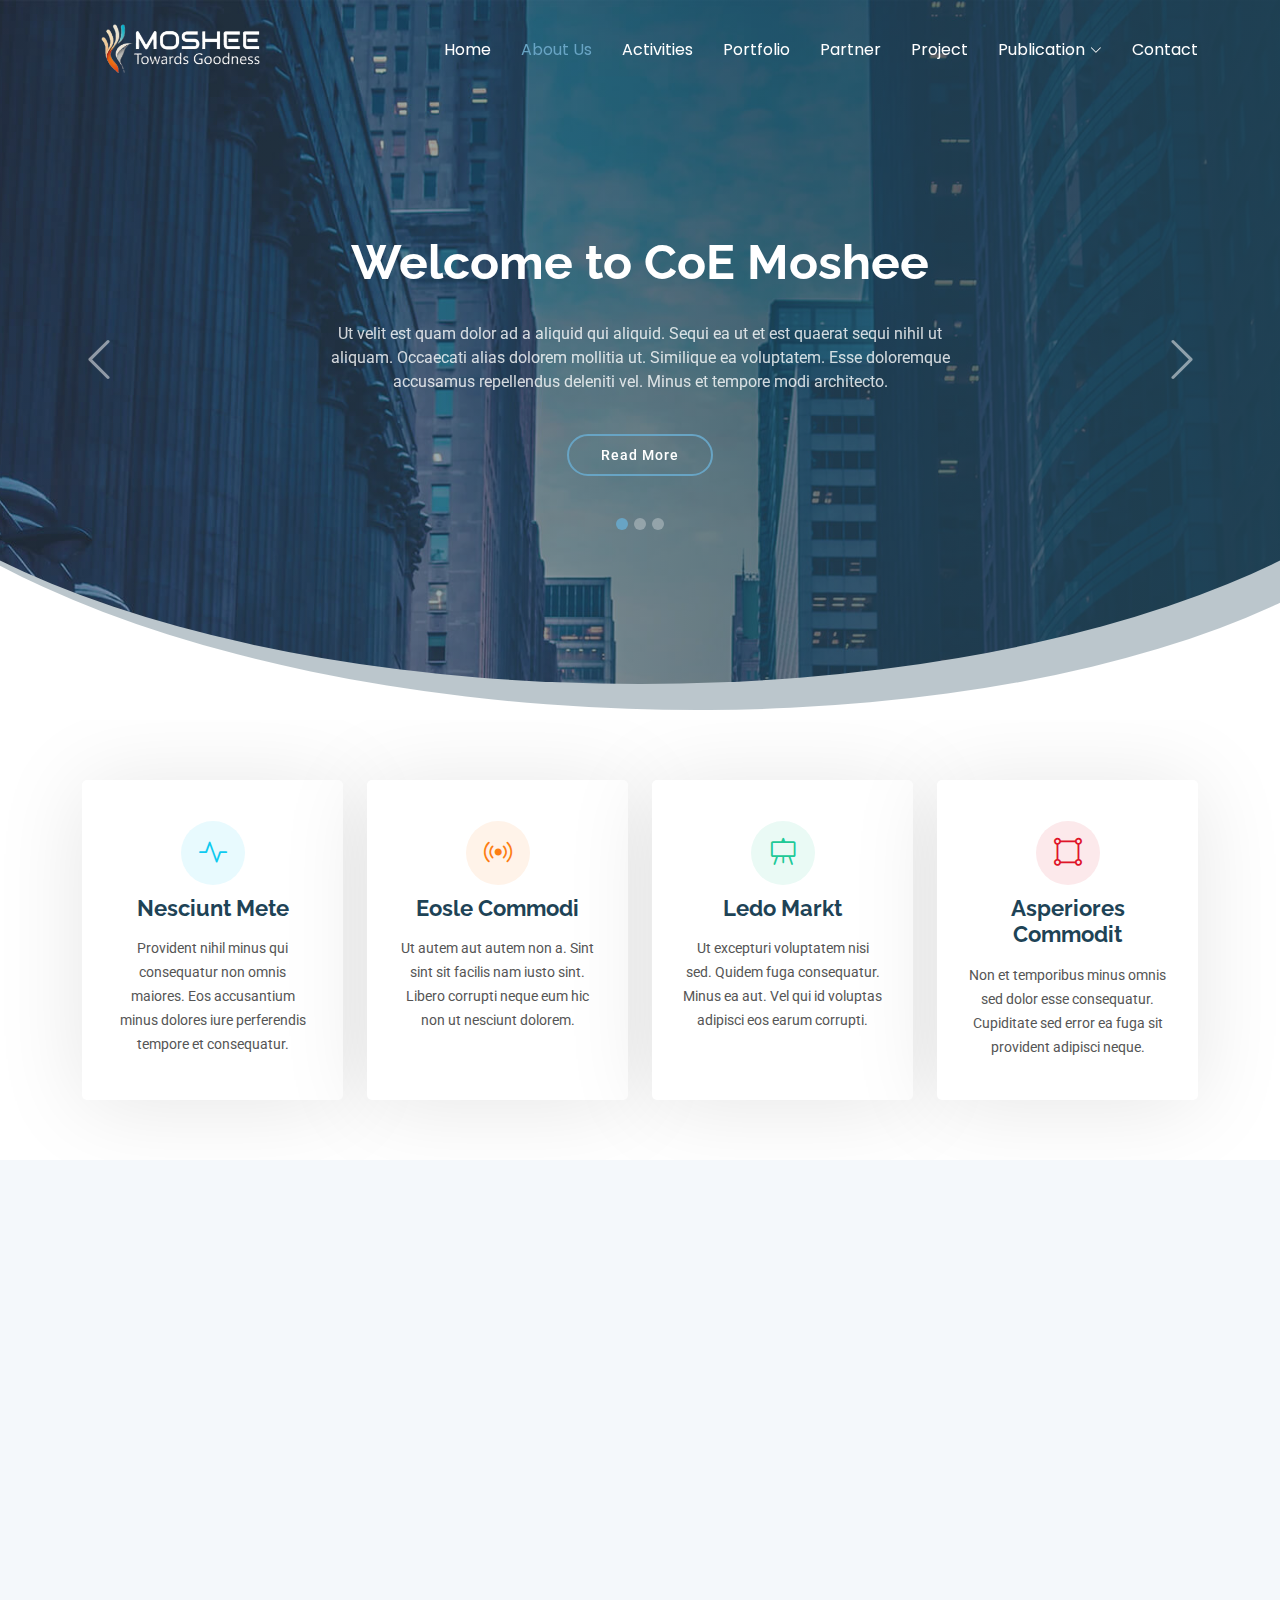
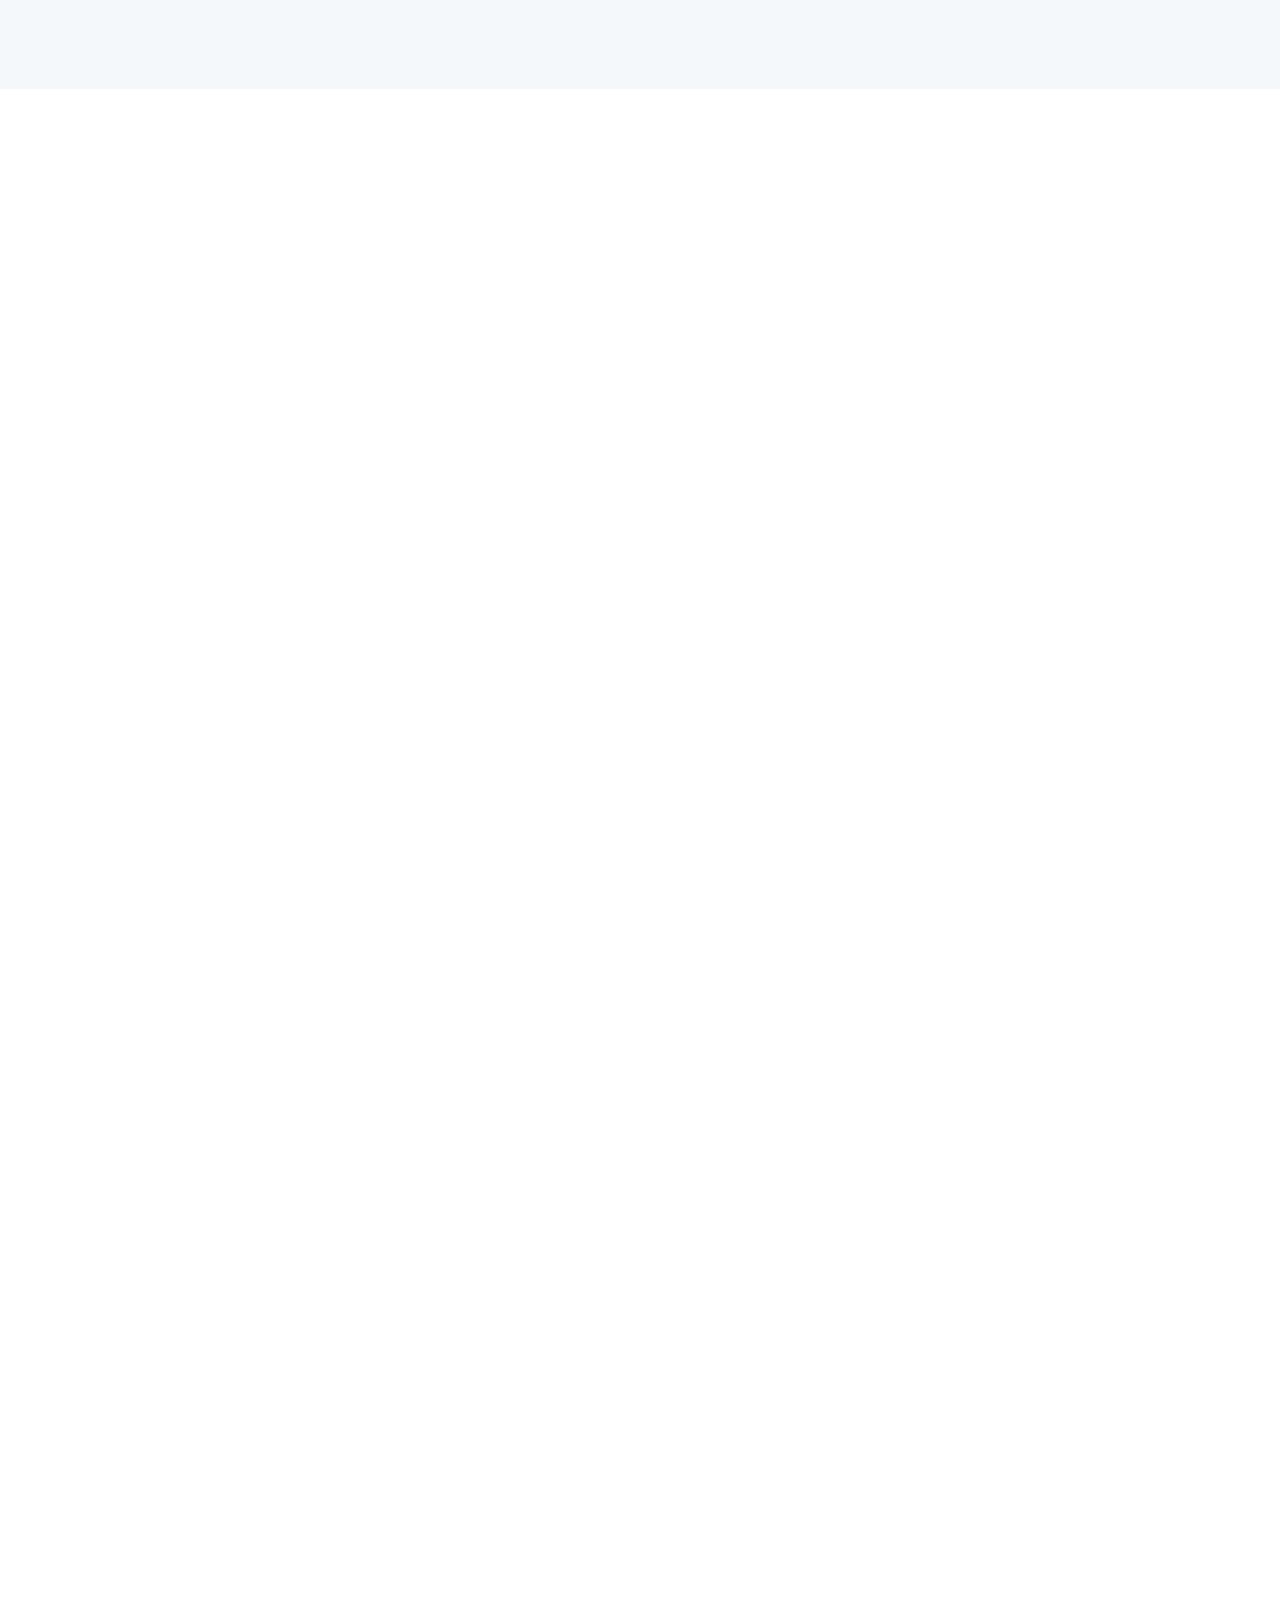
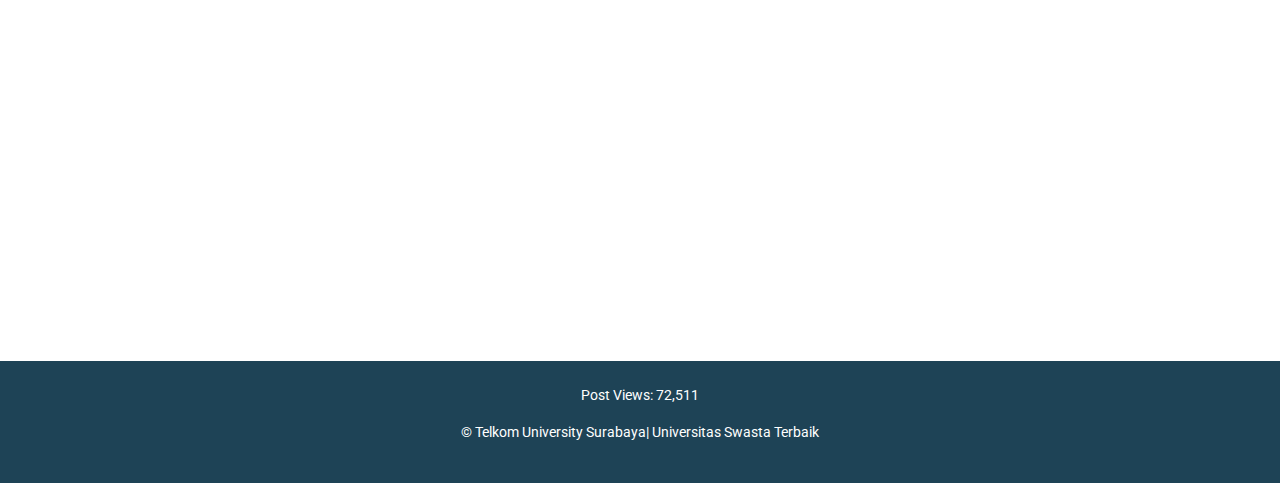
<file: index.html>
<!DOCTYPE html>
<html lang="en">

<head>
  <meta charset="utf-8">
  <meta content="width=device-width, initial-scale=1.0" name="viewport">
  <title>CoE Moshee</title>
  <meta name="description" content="">
  <meta name="keywords" content="">

  <!-- Favicons -->
  <link href="assets/img/favicon.png" rel="icon">
  <link href="assets/img/apple-touch-icon.png" rel="apple-touch-icon">

  <!-- Fonts -->
  <link href="https://fonts.googleapis.com" rel="preconnect">
  <link href="https://fonts.gstatic.com" rel="preconnect" crossorigin>
  <link href="https://fonts.googleapis.com/css2?family=Roboto:ital,wght@0,100;0,300;0,400;0,500;0,700;0,900;1,100;1,300;1,400;1,500;1,700;1,900&family=Poppins:ital,wght@0,100;0,200;0,300;0,400;0,500;0,600;0,700;0,800;0,900;1,100;1,200;1,300;1,400;1,500;1,600;1,700;1,800;1,900&family=Raleway:ital,wght@0,100;0,200;0,300;0,400;0,500;0,600;0,700;0,800;0,900;1,100;1,200;1,300;1,400;1,500;1,600;1,700;1,800;1,900&display=swap" rel="stylesheet">

  <!-- Vendor CSS Files -->
  <link href="assets/vendor/bootstrap/css/bootstrap.min.css" rel="stylesheet">
  <link href="assets/vendor/bootstrap-icons/bootstrap-icons.css" rel="stylesheet">
  <link href="assets/vendor/aos/aos.css" rel="stylesheet">
  <link href="assets/vendor/glightbox/css/glightbox.min.css" rel="stylesheet">
  <link href="assets/vendor/swiper/swiper-bundle.min.css" rel="stylesheet">

  <!-- Main CSS File -->
  <link href="assets/css/main.css" rel="stylesheet">

  <!-- =======================================================
  * Template Name: Moderna
  * Template URL: https://bootstrapmade.com/free-bootstrap-template-corporate-moderna/
  * Updated: Aug 07 2024 with Bootstrap v5.3.3
  * Author: BootstrapMade.com
  * License: https://bootstrapmade.com/license/
  ======================================================== -->
</head>

<body class="index-page">

  <header id="header" class="header d-flex align-items-center fixed-top">
    <div class="container-fluid container-xl position-relative d-flex align-items-center justify-content-between">
      <a href="index.html" class="logo d-flex align-items-center">
        <!-- Uncomment the line below if you also wish to use an image logo -->
        <img src="assets/img/logo4.png" alt="Logo CoE Moshee" style="height: 300px; width: auto;">
     
      </a>
      

      <nav id="navmenu" class="navmenu">
        <ul>
          <li><a href="index.html">Home</a></li>
          <li><a href="about.html" class="active">About Us</a></li>
          <li><a href="services.html">Activities</a></li>
          <li><a href="portfolio.html">Portfolio</a></li>
          <li><a href="team.html">Partner</a></li>
          <li><a href="blog.html">Project</a></li>
          <li class="dropdown"><a href="#"><span>Publication</span> <i class="bi bi-chevron-down toggle-dropdown"></i></a>
            <ul>
              <li><a href="#">Dropdown 1</a></li>
              <li class="dropdown"><a href="#"><span>Deep Dropdown</span> <i class="bi bi-chevron-down toggle-dropdown"></i></a>
                <ul>
                  <li><a href="#">Deep Dropdown 1</a></li>
                  <li><a href="#">Deep Dropdown 2</a></li>
                  <li><a href="#">Deep Dropdown 3</a></li>
                  <li><a href="#">Deep Dropdown 4</a></li>
                  <li><a href="#">Deep Dropdown 5</a></li>
                </ul>
              </li>
              <li><a href="#">Dropdown 2</a></li>
              <li><a href="#">Dropdown 3</a></li>
              <li><a href="#">Dropdown 4</a></li>
            </ul>
          </li>
          <li><a href="contact.html">Contact</a></li>
        </ul>
        <i class="mobile-nav-toggle d-xl-none bi bi-list"></i>
      </nav>

    </div>
  </header>

  <main class="main">

    <!-- Hero Section -->
    <section id="hero" class="hero section dark-background">

      <!-- <img src="assets/img/hero-bg.jpg" alt="" data-aos="fade-in"> -->

      <div id="hero-carousel" class="carousel carousel-fade" data-bs-ride="carousel" data-bs-interval="5000">

        <div class="container position-relative">

          <div class="carousel-item active">
            <div class="carousel-container">
              <h2>Welcome to CoE Moshee</h2>
              <p>Ut velit est quam dolor ad a aliquid qui aliquid. Sequi ea ut et est quaerat sequi nihil ut aliquam. Occaecati alias dolorem mollitia ut. Similique ea voluptatem. Esse doloremque accusamus repellendus deleniti vel. Minus et tempore modi architecto.</p>
              <a href="#about" class="btn-get-started">Read More</a>
            </div>
          </div><!-- End Carousel Item -->

          <div class="carousel-item">
            <div class="carousel-container">
              <h2>Lorem Ipsum Dolor</h2>
              <p>Ut velit est quam dolor ad a aliquid qui aliquid. Sequi ea ut et est quaerat sequi nihil ut aliquam. Occaecati alias dolorem mollitia ut. Similique ea voluptatem. Esse doloremque accusamus repellendus deleniti vel. Minus et tempore modi architecto.</p>
              <a href="#about" class="btn-get-started">Read More</a>
            </div>
          </div><!-- End Carousel Item -->

          <div class="carousel-item">
            <div class="carousel-container">
              <h2>Sequi ea ut et est quaerat</h2>
              <p>Ut velit est quam dolor ad a aliquid qui aliquid. Sequi ea ut et est quaerat sequi nihil ut aliquam. Occaecati alias dolorem mollitia ut. Similique ea voluptatem. Esse doloremque accusamus repellendus deleniti vel. Minus et tempore modi architecto.</p>
              <a href="#about" class="btn-get-started">Read More</a>
            </div>
          </div><!-- End Carousel Item -->

          <a class="carousel-control-prev" href="#hero-carousel" role="button" data-bs-slide="prev">
            <span class="carousel-control-prev-icon bi bi-chevron-left" aria-hidden="true"></span>
          </a>

          <a class="carousel-control-next" href="#hero-carousel" role="button" data-bs-slide="next">
            <span class="carousel-control-next-icon bi bi-chevron-right" aria-hidden="true"></span>
          </a>

          <ol class="carousel-indicators"></ol>

        </div>

      </div>

    </section><!-- /Hero Section -->

    <!-- Featured Services Section -->
    <section id="featured-services" class="featured-services section">

      <div class="container">

        <div class="row gy-4">

          <div class="col-lg-3 col-md-6" data-aos="fade-up" data-aos-delay="100">
            <div class="service-item item-cyan position-relative">
              <div class="icon">
                <i class="bi bi-activity"></i>
              </div>
              <a href="service-details.html" class="stretched-link">
                <h3>Nesciunt Mete</h3>
              </a>
              <p>Provident nihil minus qui consequatur non omnis maiores. Eos accusantium minus dolores iure perferendis tempore et consequatur.</p>
            </div>
          </div><!-- End Service Item -->

          <div class="col-lg-3 col-md-6" data-aos="fade-up" data-aos-delay="200">
            <div class="service-item item-orange position-relative">
              <div class="icon">
                <i class="bi bi-broadcast"></i>
              </div>
              <a href="service-details.html" class="stretched-link">
                <h3>Eosle Commodi</h3>
              </a>
              <p>Ut autem aut autem non a. Sint sint sit facilis nam iusto sint. Libero corrupti neque eum hic non ut nesciunt dolorem.</p>
            </div>
          </div><!-- End Service Item -->

          <div class="col-lg-3 col-md-6" data-aos="fade-up" data-aos-delay="300">
            <div class="service-item item-teal position-relative">
              <div class="icon">
                <i class="bi bi-easel"></i>
              </div>
              <a href="service-details.html" class="stretched-link">
                <h3>Ledo Markt</h3>
              </a>
              <p>Ut excepturi voluptatem nisi sed. Quidem fuga consequatur. Minus ea aut. Vel qui id voluptas adipisci eos earum corrupti.</p>
            </div>
          </div><!-- End Service Item -->

          <div class="col-lg-3 col-md-6" data-aos="fade-up" data-aos-delay="400">
            <div class="service-item item-red position-relative">
              <div class="icon">
                <i class="bi bi-bounding-box-circles"></i>
              </div>
              <a href="service-details.html" class="stretched-link">
                <h3>Asperiores Commodit</h3>
              </a>
              <p>Non et temporibus minus omnis sed dolor esse consequatur. Cupiditate sed error ea fuga sit provident adipisci neque.</p>
              <a href="service-details.html" class="stretched-link"></a>
            </div>
          </div><!-- End Service Item -->
        </div>

      </div>

    </section><!-- /Featured Services Section -->

    <!-- About Section -->
    <section id="about" class="about section light-background">

      <div class="container">

        <div class="row gy-4">
          <div class="col-lg-6 position-relative align-self-start" data-aos="fade-up" data-aos-delay="100">
            <img src="assets/img/about.jpg" class="img-fluid" alt="">
            <a href="https://www.youtube.com/watch?v=Y7f98aduVJ8" class="glightbox pulsating-play-btn"></a>
          </div>
          <div class="col-lg-6 content" data-aos="fade-up" data-aos-delay="200">
            <h3>Voluptatem dignissimos provident quasi corporis voluptates sit assumenda.</h3>
            <p class="fst-italic">
              Lorem ipsum dolor sit amet, consectetur adipiscing elit, sed do eiusmod tempor incididunt ut labore et dolore
              magna aliqua.
            </p>
            <ul>
              <li><i class="bi bi-check2-all"></i> <span>Ullamco laboris nisi ut aliquip ex ea commodo consequat.</span></li>
              <li><i class="bi bi-check2-all"></i> <span>Duis aute irure dolor in reprehenderit in voluptate velit.</span></li>
              <li><i class="bi bi-check2-all"></i> <span>Ullamco laboris nisi ut aliquip ex ea commodo consequat. Duis aute irure dolor in reprehenderit in voluptate trideta storacalaperda mastiro dolore eu fugiat nulla pariatur.</span></li>
            </ul>
            <p>
              Ullamco laboris nisi ut aliquip ex ea commodo consequat. Duis aute irure dolor in reprehenderit in voluptate
              velit esse cillum dolore eu fugiat nulla pariatur. Excepteur sint occaecat cupidatat non proident
            </p>
          </div>
        </div>

      </div>

    </section><!-- /About Section -->

    <!-- Features Section -->
    <section id="features" class="features section">

      <!-- Section Title -->
      <div class="container section-title" data-aos="fade-up">
        <h2>Features</h2>
        <p>Necessitatibus eius consequatur ex aliquid fuga eum quidem sint consectetur velit</p>
      </div><!-- End Section Title -->

      <div class="container">

        <div class="row gy-4 align-items-center features-item">
          <div class="col-md-5 d-flex align-items-center" data-aos="zoom-out" data-aos-delay="100">
            <img src="assets/img/features-1.svg" class="img-fluid" alt="">
          </div>
          <div class="col-md-7" data-aos="fade-up" data-aos-delay="100">
            <h3>Voluptatem dignissimos provident quasi corporis voluptates sit assumenda.</h3>
            <p class="fst-italic">
              Lorem ipsum dolor sit amet, consectetur adipiscing elit, sed do eiusmod tempor incididunt ut labore et dolore
              magna aliqua.
            </p>
            <ul>
              <li><i class="bi bi-check"></i><span> Ullamco laboris nisi ut aliquip ex ea commodo consequat.</span></li>
              <li><i class="bi bi-check"></i> <span>Duis aute irure dolor in reprehenderit in voluptate velit.</span></li>
              <li><i class="bi bi-check"></i> <span>Ullam est qui quos consequatur eos accusamus.</span></li>
            </ul>
          </div>
        </div><!-- Features Item -->

        <div class="row gy-4 align-items-center features-item">
          <div class="col-md-5 order-1 order-md-2 d-flex align-items-center" data-aos="zoom-out" data-aos-delay="200">
            <img src="assets/img/features-2.svg" class="img-fluid" alt="">
          </div>
          <div class="col-md-7 order-2 order-md-1" data-aos="fade-up" data-aos-delay="200">
            <h3>Corporis temporibus maiores provident</h3>
            <p class="fst-italic">
              Lorem ipsum dolor sit amet, consectetur adipiscing elit, sed do eiusmod tempor incididunt ut labore et dolore
              magna aliqua.
            </p>
            <p>
              Ullamco laboris nisi ut aliquip ex ea commodo consequat. Duis aute irure dolor in reprehenderit in voluptate
              velit esse cillum dolore eu fugiat nulla pariatur. Excepteur sint occaecat cupidatat non proident, sunt in
              culpa qui officia deserunt mollit anim id est laborum
            </p>
          </div>
        </div><!-- Features Item -->

        <div class="row gy-4 align-items-center features-item">
          <div class="col-md-5 d-flex align-items-center" data-aos="zoom-out">
            <img src="assets/img/features-3.svg" class="img-fluid" alt="">
          </div>
          <div class="col-md-7" data-aos="fade-up">
            <h3>Sunt consequatur ad ut est nulla consectetur reiciendis animi voluptas</h3>
            <p>Cupiditate placeat cupiditate placeat est ipsam culpa. Delectus quia minima quod. Sunt saepe odit aut quia voluptatem hic voluptas dolor doloremque.</p>
            <ul>
              <li><i class="bi bi-check"></i> <span>Ullamco laboris nisi ut aliquip ex ea commodo consequat.</span></li>
              <li><i class="bi bi-check"></i><span> Duis aute irure dolor in reprehenderit in voluptate velit.</span></li>
              <li><i class="bi bi-check"></i> <span>Facilis ut et voluptatem aperiam. Autem soluta ad fugiat</span>.</li>
            </ul>
          </div>
        </div><!-- Features Item -->

        <div class="row gy-4 align-items-center features-item">
          <div class="col-md-5 order-1 order-md-2 d-flex align-items-center" data-aos="zoom-out">
            <img src="assets/img/features-4.svg" class="img-fluid" alt="">
          </div>
          <div class="col-md-7 order-2 order-md-1" data-aos="fade-up">
            <h3>Quas et necessitatibus eaque impedit ipsum animi consequatur incidunt in</h3>
            <p class="fst-italic">
              Lorem ipsum dolor sit amet, consectetur adipiscing elit, sed do eiusmod tempor incididunt ut labore et dolore
              magna aliqua.
            </p>
            <p>
              Ullamco laboris nisi ut aliquip ex ea commodo consequat. Duis aute irure dolor in reprehenderit in voluptate
              velit esse cillum dolore eu fugiat nulla pariatur. Excepteur sint occaecat cupidatat non proident, sunt in
              culpa qui officia deserunt mollit anim id est laborum
            </p>
          </div>
        </div><!-- Features Item -->

      </div>

    </section><!-- /Features Section -->

  </main>

  <footer id="footer" class="footer dark-background text-center py-4">
    <div class="container">
      <p>Post Views: 72,511</p>
      <p>© Telkom University Surabaya| Universitas Swasta Terbaik</p>
    </div>
  </footer>


  <!-- Scroll Top -->
  <a href="#" id="scroll-top" class="scroll-top d-flex align-items-center justify-content-center"><i class="bi bi-arrow-up-short"></i></a>

  <!-- Preloader -->
  <div id="preloader"></div>

  <!-- Vendor JS Files -->
  <script src="assets/vendor/bootstrap/js/bootstrap.bundle.min.js"></script>
  <script src="assets/vendor/php-email-form/validate.js"></script>
  <script src="assets/vendor/aos/aos.js"></script>
  <script src="assets/vendor/glightbox/js/glightbox.min.js"></script>
  <script src="assets/vendor/purecounter/purecounter_vanilla.js"></script>
  <script src="assets/vendor/swiper/swiper-bundle.min.js"></script>
  <script src="assets/vendor/waypoints/noframework.waypoints.js"></script>
  <script src="assets/vendor/imagesloaded/imagesloaded.pkgd.min.js"></script>
  <script src="assets/vendor/isotope-layout/isotope.pkgd.min.js"></script>

  <!-- Main JS File -->
  <script src="assets/js/main.js"></script>

</body>

</html>
</file>
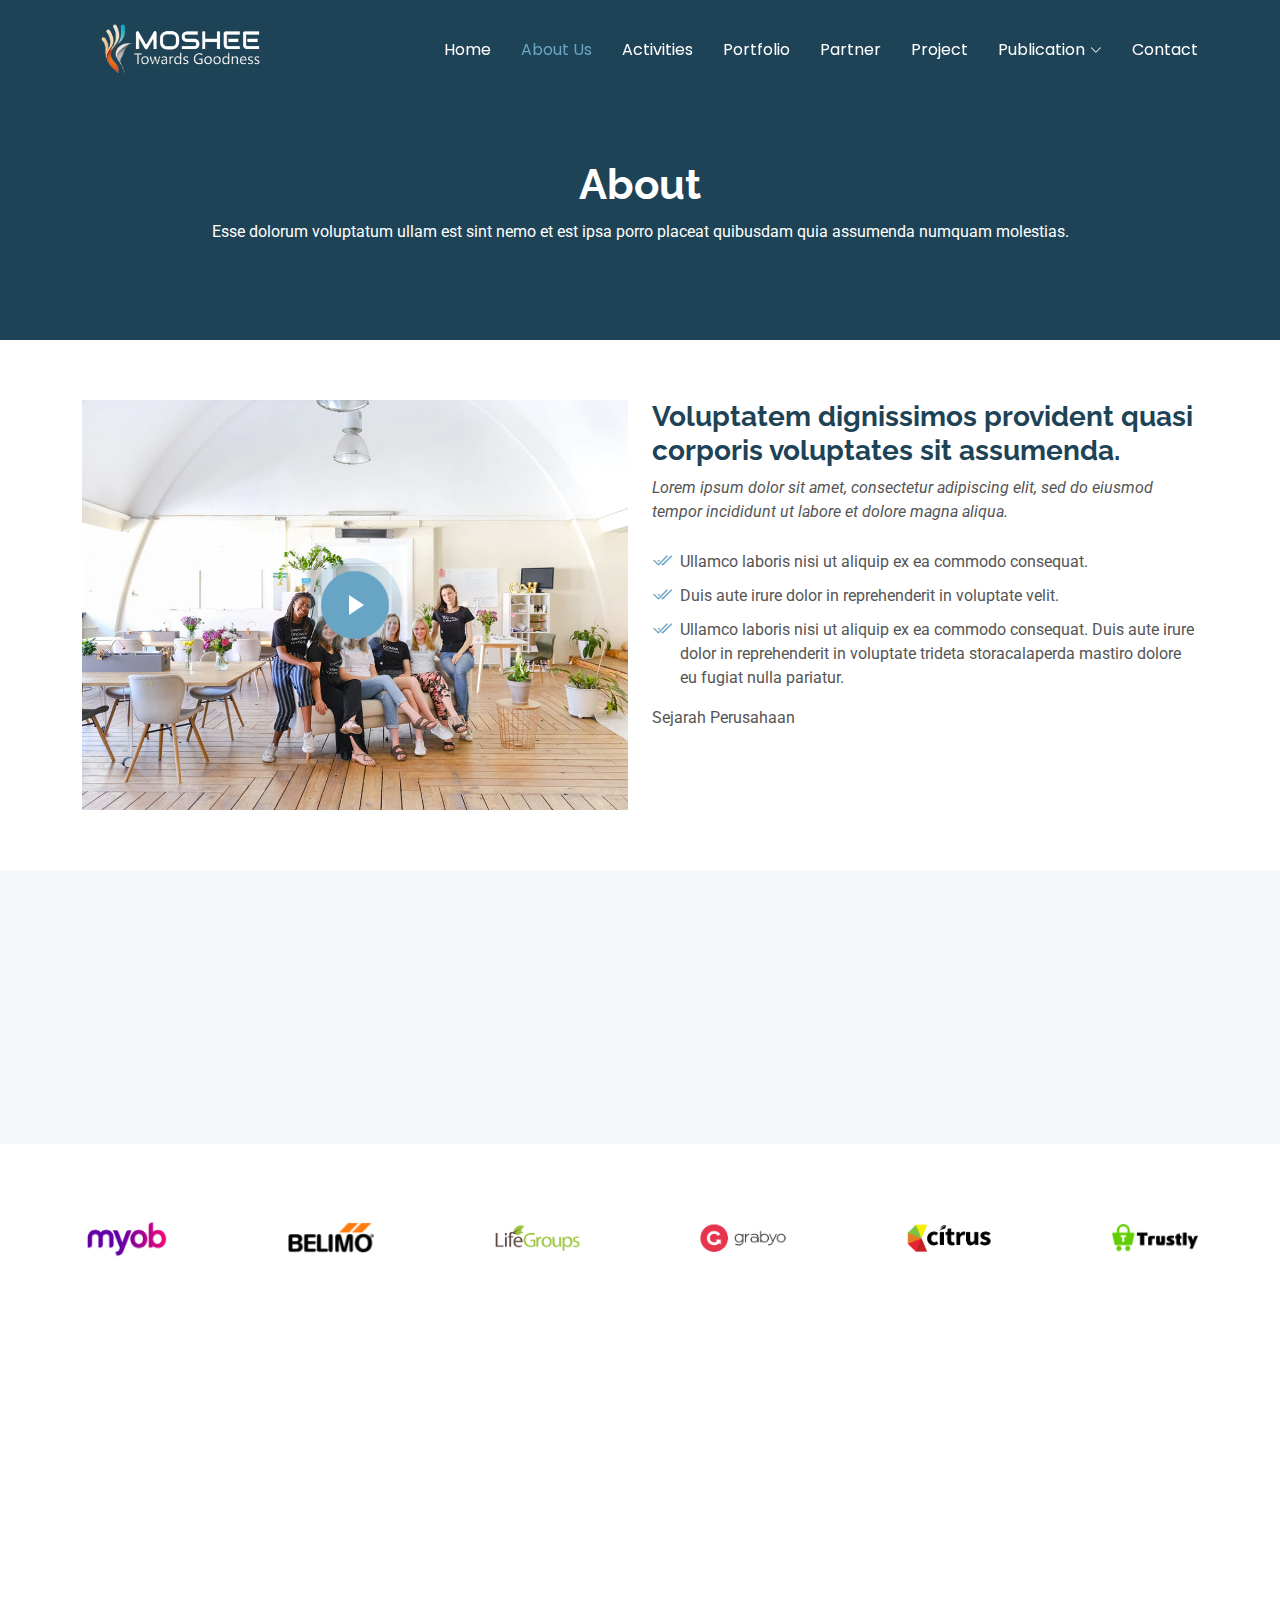
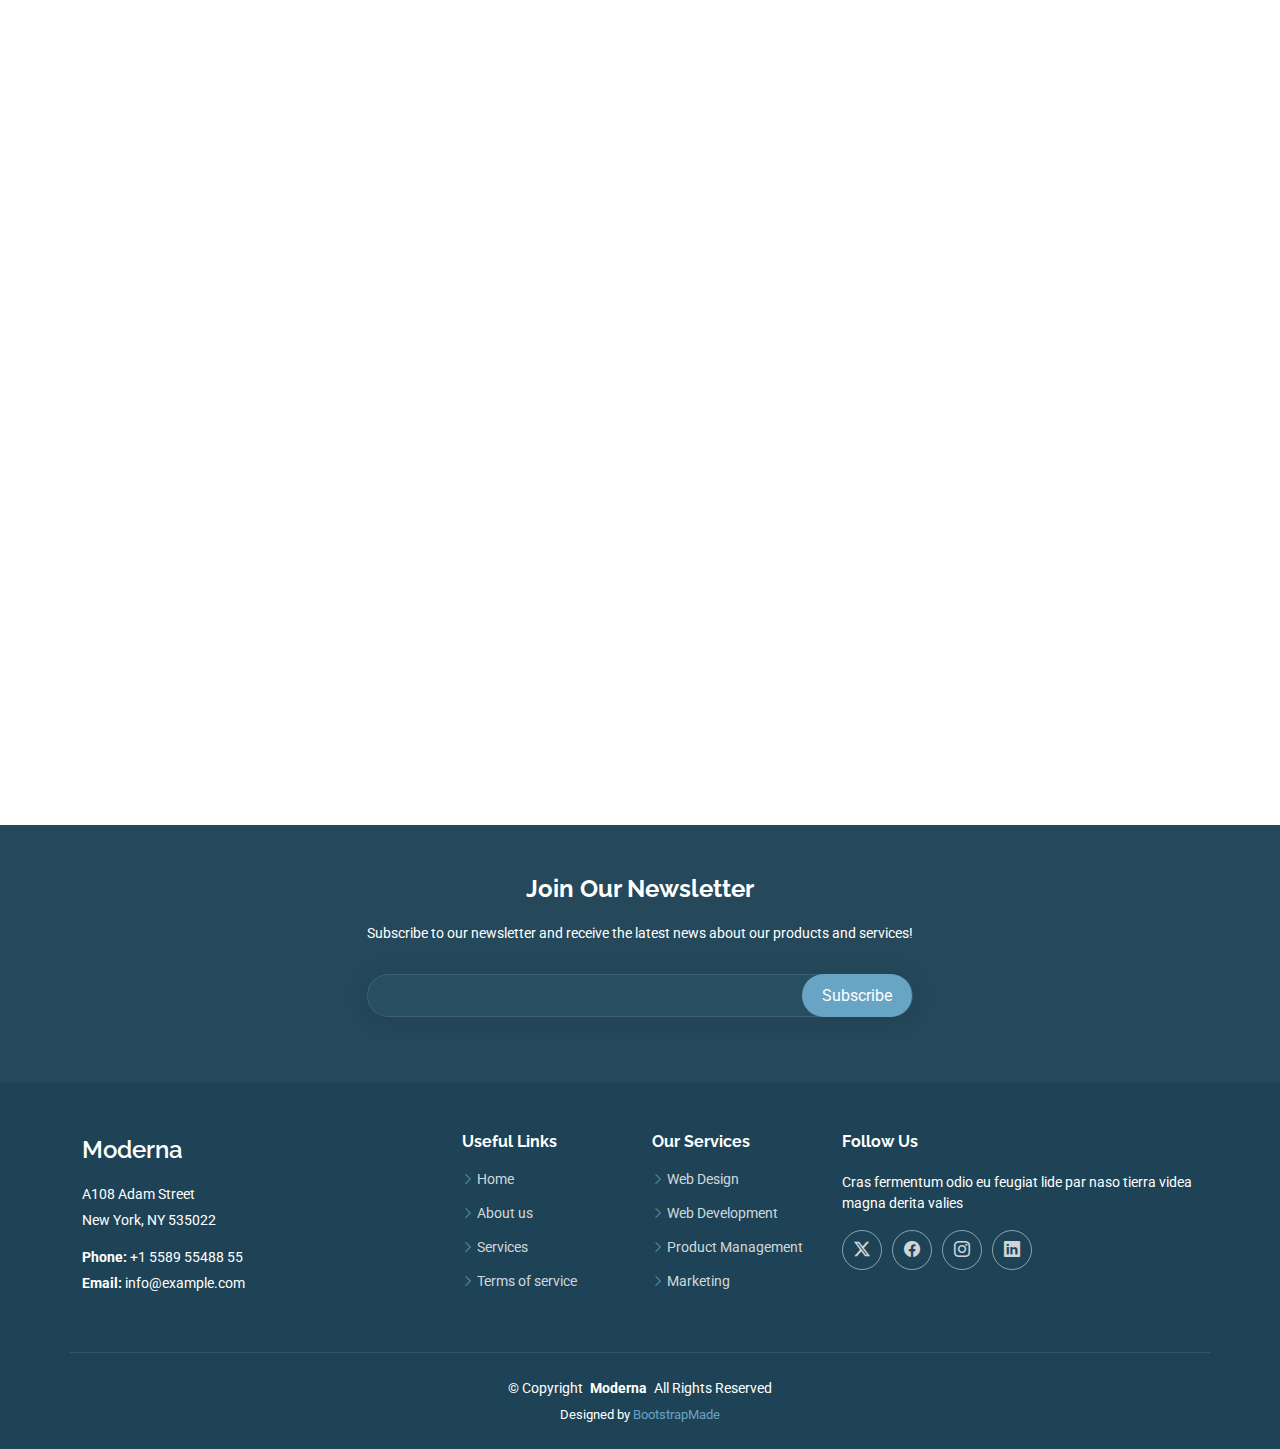
<file: about.html>
<!DOCTYPE html>
<html lang="en">

<head>
  <meta charset="utf-8">
  <meta content="width=device-width, initial-scale=1.0" name="viewport">
  <title>About - CoE Moshee</title>
  <meta name="description" content="">
  <meta name="keywords" content="">

  <!-- Favicons -->
  <link href="assets/img/favicon.png" rel="icon">
  <link href="assets/img/apple-touch-icon.png" rel="apple-touch-icon">

  <!-- Fonts -->
  <link href="https://fonts.googleapis.com" rel="preconnect">
  <link href="https://fonts.gstatic.com" rel="preconnect" crossorigin>
  <link href="https://fonts.googleapis.com/css2?family=Roboto:ital,wght@0,100;0,300;0,400;0,500;0,700;0,900;1,100;1,300;1,400;1,500;1,700;1,900&family=Poppins:ital,wght@0,100;0,200;0,300;0,400;0,500;0,600;0,700;0,800;0,900;1,100;1,200;1,300;1,400;1,500;1,600;1,700;1,800;1,900&family=Raleway:ital,wght@0,100;0,200;0,300;0,400;0,500;0,600;0,700;0,800;0,900;1,100;1,200;1,300;1,400;1,500;1,600;1,700;1,800;1,900&display=swap" rel="stylesheet">

  <!-- Vendor CSS Files -->
  <link href="assets/vendor/bootstrap/css/bootstrap.min.css" rel="stylesheet">
  <link href="assets/vendor/bootstrap-icons/bootstrap-icons.css" rel="stylesheet">
  <link href="assets/vendor/aos/aos.css" rel="stylesheet">
  <link href="assets/vendor/glightbox/css/glightbox.min.css" rel="stylesheet">
  <link href="assets/vendor/swiper/swiper-bundle.min.css" rel="stylesheet">

  <!-- Main CSS File -->
  <link href="assets/css/main.css" rel="stylesheet">

  <!-- =======================================================
  * Template Name: Moderna
  * Template URL: https://bootstrapmade.com/free-bootstrap-template-corporate-moderna/
  * Updated: Aug 07 2024 with Bootstrap v5.3.3
  * Author: BootstrapMade.com
  * License: https://bootstrapmade.com/license/
  ======================================================== -->
</head>

<body class="about-page">

  <header id="header" class="header d-flex align-items-center fixed-top">
    <div class="container-fluid container-xl position-relative d-flex align-items-center justify-content-between">
      <a href="index.html" class="logo d-flex align-items-center">
        <!-- Uncomment the line below if you also wish to use an image logo -->
        <img src="assets/img/logo4.png" alt="Logo CoE Moshee" style="height: 300px; width: auto;">
     
      </a>
      <nav id="navmenu" class="navmenu">
        <ul>
          <li><a href="index.html">Home</a></li>
          <li><a href="about.html" class="active">About Us</a></li>
          <li><a href="services.html">Activities</a></li>
          <li><a href="portfolio.html">Portfolio</a></li>
          <li><a href="team.html">Partner</a></li>
          <li><a href="blog.html">Project</a></li>
          <li class="dropdown"><a href="#"><span>Publication</span> <i class="bi bi-chevron-down toggle-dropdown"></i></a>
            <ul>
              <li><a href="#">Dropdown 1</a></li>
              <li class="dropdown"><a href="#"><span>Deep Dropdown</span> <i class="bi bi-chevron-down toggle-dropdown"></i></a>
                <ul>
                  <li><a href="#">Deep Dropdown 1</a></li>
                  <li><a href="#">Deep Dropdown 2</a></li>
                  <li><a href="#">Deep Dropdown 3</a></li>
                  <li><a href="#">Deep Dropdown 4</a></li>
                  <li><a href="#">Deep Dropdown 5</a></li>
                </ul>
              </li>
              <li><a href="#">Dropdown 2</a></li>
              <li><a href="#">Dropdown 3</a></li>
              <li><a href="#">Dropdown 4</a></li>
            </ul>
          </li>
          <li><a href="contact.html">Contact</a></li>
        </ul>
        <i class="mobile-nav-toggle d-xl-none bi bi-list"></i>
      </nav>

    </div>
  </header>

  <main class="main">

    <!-- Page Title -->
    <div class="page-title dark-background">
      <div class="container position-relative">
        <h1>About</h1>
        <p>Esse dolorum voluptatum ullam est sint nemo et est ipsa porro placeat quibusdam quia assumenda numquam molestias.</p>
        <nav class="breadcrumbs">
          <!-- <ol>
            <li><a href="index.html">Home</a></li>
            <li class="current">About</li> -->
          </ol>
        </nav>
      </div>
    </div><!-- End Page Title -->

    <!-- About Section -->
    <section id="about" class="about section">

      <div class="container">

        <div class="row gy-4">
          <div class="col-lg-6 position-relative align-self-start" data-aos="fade-up" data-aos-delay="100">
            <img src="assets/img/about.jpg" class="img-fluid" alt="">
            <a href="https://www.youtube.com/watch?v=Y7f98aduVJ8" class="glightbox pulsating-play-btn"></a>
          </div>
          <div class="col-lg-6 content" data-aos="fade-up" data-aos-delay="200">
            <h3>Voluptatem dignissimos provident quasi corporis voluptates sit assumenda.</h3>
            <p class="fst-italic">
              Lorem ipsum dolor sit amet, consectetur adipiscing elit, sed do eiusmod tempor incididunt ut labore et dolore
              magna aliqua.
            </p>
            <ul>
              <li><i class="bi bi-check2-all"></i> <span>Ullamco laboris nisi ut aliquip ex ea commodo consequat.</span></li>
              <li><i class="bi bi-check2-all"></i> <span>Duis aute irure dolor in reprehenderit in voluptate velit.</span></li>
              <li><i class="bi bi-check2-all"></i> <span>Ullamco laboris nisi ut aliquip ex ea commodo consequat. Duis aute irure dolor in reprehenderit in voluptate trideta storacalaperda mastiro dolore eu fugiat nulla pariatur.</span></li>
            </ul>
            <p>
              Sejarah Perusahaan
            </p>
          </div>
        </div>

      </div>

    </section><!-- /About Section -->

    <!-- Stats Section -->
    <section id="stats" class="stats section light-background">

      <div class="container" data-aos="fade-up" data-aos-delay="100">

        <div class="row gy-4">

          <div class="col-lg-3 col-md-6">
            <div class="stats-item text-center w-100 h-100">
              <span data-purecounter-start="0" data-purecounter-end="232" data-purecounter-duration="1" class="purecounter"></span>
              <p>Clients</p>
            </div>
          </div><!-- End Stats Item -->

          <div class="col-lg-3 col-md-6">
            <div class="stats-item text-center w-100 h-100">
              <span data-purecounter-start="0" data-purecounter-end="521" data-purecounter-duration="1" class="purecounter"></span>
              <p>Projects</p>
            </div>
          </div><!-- End Stats Item -->

          <div class="col-lg-3 col-md-6">
            <div class="stats-item text-center w-100 h-100">
              <span data-purecounter-start="0" data-purecounter-end="1453" data-purecounter-duration="1" class="purecounter"></span>
              <p>Hours Of Support</p>
            </div>
          </div><!-- End Stats Item -->

          <div class="col-lg-3 col-md-6">
            <div class="stats-item text-center w-100 h-100">
              <span data-purecounter-start="0" data-purecounter-end="32" data-purecounter-duration="1" class="purecounter"></span>
              <p>Workers</p>
            </div>
          </div><!-- End Stats Item -->

        </div>

      </div>

    </section><!-- /Stats Section -->

    <!-- Clients Section -->
    <section id="clients" class="clients section">

      <div class="container">

        <div class="swiper init-swiper">
          <script type="application/json" class="swiper-config">
            {
              "loop": true,
              "speed": 600,
              "autoplay": {
                "delay": 5000
              },
              "slidesPerView": "auto",
              "pagination": {
                "el": ".swiper-pagination",
                "type": "bullets",
                "clickable": true
              },
              "breakpoints": {
                "320": {
                  "slidesPerView": 2,
                  "spaceBetween": 40
                },
                "480": {
                  "slidesPerView": 3,
                  "spaceBetween": 60
                },
                "640": {
                  "slidesPerView": 4,
                  "spaceBetween": 80
                },
                "992": {
                  "slidesPerView": 6,
                  "spaceBetween": 120
                }
              }
            }
          </script>
          <div class="swiper-wrapper align-items-center">
            <div class="swiper-slide"><img src="assets/img/clients/client-1.png" class="img-fluid" alt=""></div>
            <div class="swiper-slide"><img src="assets/img/clients/client-2.png" class="img-fluid" alt=""></div>
            <div class="swiper-slide"><img src="assets/img/clients/client-3.png" class="img-fluid" alt=""></div>
            <div class="swiper-slide"><img src="assets/img/clients/client-4.png" class="img-fluid" alt=""></div>
            <div class="swiper-slide"><img src="assets/img/clients/client-5.png" class="img-fluid" alt=""></div>
            <div class="swiper-slide"><img src="assets/img/clients/client-6.png" class="img-fluid" alt=""></div>
            <div class="swiper-slide"><img src="assets/img/clients/client-7.png" class="img-fluid" alt=""></div>
            <div class="swiper-slide"><img src="assets/img/clients/client-8.png" class="img-fluid" alt=""></div>
          </div>
        </div>

      </div>

    </section><!-- /Clients Section -->

    <!-- Skills Section -->
    <section id="skills" class="skills section">

      <!-- Section Title -->
      <div class="container section-title" data-aos="fade-up">
        <h2>Our Skills</h2>
        <p>Necessitatibus eius consequatur ex aliquid fuga eum quidem sint consectetur velit</p>
      </div><!-- End Section Title -->

      <div class="container" data-aos="fade-up" data-aos-delay="100">

        <div class="row skills-content skills-animation">

          <div class="col-lg-6">

            <div class="progress">
              <span class="skill"><span>HTML</span> <i class="val">100%</i></span>
              <div class="progress-bar-wrap">
                <div class="progress-bar" role="progressbar" aria-valuenow="100" aria-valuemin="0" aria-valuemax="100"></div>
              </div>
            </div><!-- End Skills Item -->

            <div class="progress">
              <span class="skill"><span>CSS</span> <i class="val">90%</i></span>
              <div class="progress-bar-wrap">
                <div class="progress-bar" role="progressbar" aria-valuenow="90" aria-valuemin="0" aria-valuemax="100"></div>
              </div>
            </div><!-- End Skills Item -->

            <div class="progress">
              <span class="skill"><span>JavaScript</span> <i class="val">75%</i></span>
              <div class="progress-bar-wrap">
                <div class="progress-bar" role="progressbar" aria-valuenow="75" aria-valuemin="0" aria-valuemax="100"></div>
              </div>
            </div><!-- End Skills Item -->

          </div>

          <div class="col-lg-6">

            <div class="progress">
              <span class="skill"><span>PHP</span> <i class="val">80%</i></span>
              <div class="progress-bar-wrap">
                <div class="progress-bar" role="progressbar" aria-valuenow="80" aria-valuemin="0" aria-valuemax="100"></div>
              </div>
            </div><!-- End Skills Item -->

            <div class="progress">
              <span class="skill"><span>WordPress/CMS</span> <i class="val">90%</i></span>
              <div class="progress-bar-wrap">
                <div class="progress-bar" role="progressbar" aria-valuenow="90" aria-valuemin="0" aria-valuemax="100"></div>
              </div>
            </div><!-- End Skills Item -->

            <div class="progress">
              <span class="skill"><span>Photoshop</span> <i class="val">55%</i></span>
              <div class="progress-bar-wrap">
                <div class="progress-bar" role="progressbar" aria-valuenow="55" aria-valuemin="0" aria-valuemax="100"></div>
              </div>
            </div><!-- End Skills Item -->

          </div>

        </div>

      </div>

    </section><!-- /Skills Section -->

    <!-- Testimonials Section -->
    <section id="testimonials" class="testimonials section">

      <!-- Section Title -->
      <div class="container section-title" data-aos="fade-up">
        <h2>Testimonials</h2>
        <p>Necessitatibus eius consequatur ex aliquid fuga eum quidem sint consectetur velit</p>
      </div><!-- End Section Title -->

      <div class="container" data-aos="fade-up" data-aos-delay="100">

        <div class="swiper init-swiper">
          <script type="application/json" class="swiper-config">
            {
              "loop": true,
              "speed": 600,
              "autoplay": {
                "delay": 5000
              },
              "slidesPerView": "auto",
              "pagination": {
                "el": ".swiper-pagination",
                "type": "bullets",
                "clickable": true
              }
            }
          </script>
          <div class="swiper-wrapper">

            <div class="swiper-slide">
              <div class="testimonial-item">
                <img src="assets/img/testimonials/testimonials-1.jpg" class="testimonial-img" alt="">
                <h3>Saul Goodman</h3>
                <h4>Ceo &amp; Founder</h4>
                <div class="stars">
                  <i class="bi bi-star-fill"></i><i class="bi bi-star-fill"></i><i class="bi bi-star-fill"></i><i class="bi bi-star-fill"></i><i class="bi bi-star-fill"></i>
                </div>
                <p>
                  <i class="bi bi-quote quote-icon-left"></i>
                  <span>Proin iaculis purus consequat sem cure digni ssim donec porttitora entum suscipit rhoncus. Accusantium quam, ultricies eget id, aliquam eget nibh et. Maecen aliquam, risus at semper.</span>
                  <i class="bi bi-quote quote-icon-right"></i>
                </p>
              </div>
            </div><!-- End testimonial item -->

            <div class="swiper-slide">
              <div class="testimonial-item">
                <img src="assets/img/testimonials/testimonials-2.jpg" class="testimonial-img" alt="">
                <h3>Sara Wilsson</h3>
                <h4>Designer</h4>
                <div class="stars">
                  <i class="bi bi-star-fill"></i><i class="bi bi-star-fill"></i><i class="bi bi-star-fill"></i><i class="bi bi-star-fill"></i><i class="bi bi-star-fill"></i>
                </div>
                <p>
                  <i class="bi bi-quote quote-icon-left"></i>
                  <span>Export tempor illum tamen malis malis eram quae irure esse labore quem cillum quid cillum eram malis quorum velit fore eram velit sunt aliqua noster fugiat irure amet legam anim culpa.</span>
                  <i class="bi bi-quote quote-icon-right"></i>
                </p>
              </div>
            </div><!-- End testimonial item -->

            <div class="swiper-slide">
              <div class="testimonial-item">
                <img src="assets/img/testimonials/testimonials-3.jpg" class="testimonial-img" alt="">
                <h3>Jena Karlis</h3>
                <h4>Store Owner</h4>
                <div class="stars">
                  <i class="bi bi-star-fill"></i><i class="bi bi-star-fill"></i><i class="bi bi-star-fill"></i><i class="bi bi-star-fill"></i><i class="bi bi-star-fill"></i>
                </div>
                <p>
                  <i class="bi bi-quote quote-icon-left"></i>
                  <span>Enim nisi quem export duis labore cillum quae magna enim sint quorum nulla quem veniam duis minim tempor labore quem eram duis noster aute amet eram fore quis sint minim.</span>
                  <i class="bi bi-quote quote-icon-right"></i>
                </p>
              </div>
            </div><!-- End testimonial item -->

            <div class="swiper-slide">
              <div class="testimonial-item">
                <img src="assets/img/testimonials/testimonials-4.jpg" class="testimonial-img" alt="">
                <h3>Matt Brandon</h3>
                <h4>Freelancer</h4>
                <div class="stars">
                  <i class="bi bi-star-fill"></i><i class="bi bi-star-fill"></i><i class="bi bi-star-fill"></i><i class="bi bi-star-fill"></i><i class="bi bi-star-fill"></i>
                </div>
                <p>
                  <i class="bi bi-quote quote-icon-left"></i>
                  <span>Fugiat enim eram quae cillum dolore dolor amet nulla culpa multos export minim fugiat minim velit minim dolor enim duis veniam ipsum anim magna sunt elit fore quem dolore labore illum veniam.</span>
                  <i class="bi bi-quote quote-icon-right"></i>
                </p>
              </div>
            </div><!-- End testimonial item -->

            <div class="swiper-slide">
              <div class="testimonial-item">
                <img src="assets/img/testimonials/testimonials-5.jpg" class="testimonial-img" alt="">
                <h3>John Larson</h3>
                <h4>Entrepreneur</h4>
                <div class="stars">
                  <i class="bi bi-star-fill"></i><i class="bi bi-star-fill"></i><i class="bi bi-star-fill"></i><i class="bi bi-star-fill"></i><i class="bi bi-star-fill"></i>
                </div>
                <p>
                  <i class="bi bi-quote quote-icon-left"></i>
                  <span>Quis quorum aliqua sint quem legam fore sunt eram irure aliqua veniam tempor noster veniam enim culpa labore duis sunt culpa nulla illum cillum fugiat legam esse veniam culpa fore nisi cillum quid.</span>
                  <i class="bi bi-quote quote-icon-right"></i>
                </p>
              </div>
            </div><!-- End testimonial item -->

          </div>
          <div class="swiper-pagination"></div>
        </div>

      </div>

    </section><!-- /Testimonials Section -->

  </main>

  <footer id="footer" class="footer dark-background">

    <div class="footer-newsletter">
      <div class="container">
        <div class="row justify-content-center text-center">
          <div class="col-lg-6">
            <h4>Join Our Newsletter</h4>
            <p>Subscribe to our newsletter and receive the latest news about our products and services!</p>
            <form action="forms/newsletter.php" method="post" class="php-email-form">
              <div class="newsletter-form"><input type="email" name="email"><input type="submit" value="Subscribe"></div>
              <div class="loading">Loading</div>
              <div class="error-message"></div>
              <div class="sent-message">Your subscription request has been sent. Thank you!</div>
            </form>
          </div>
        </div>
      </div>
    </div>

    <div class="container footer-top">
      <div class="row gy-4">
        <div class="col-lg-4 col-md-6 footer-about">
          <a href="index.html" class="d-flex align-items-center">
            <span class="sitename">Moderna</span>
          </a>
          <div class="footer-contact pt-3">
            <p>A108 Adam Street</p>
            <p>New York, NY 535022</p>
            <p class="mt-3"><strong>Phone:</strong> <span>+1 5589 55488 55</span></p>
            <p><strong>Email:</strong> <span>info@example.com</span></p>
          </div>
        </div>

        <div class="col-lg-2 col-md-3 footer-links">
          <h4>Useful Links</h4>
          <ul>
            <li><i class="bi bi-chevron-right"></i> <a href="#">Home</a></li>
            <li><i class="bi bi-chevron-right"></i> <a href="#">About us</a></li>
            <li><i class="bi bi-chevron-right"></i> <a href="#">Services</a></li>
            <li><i class="bi bi-chevron-right"></i> <a href="#">Terms of service</a></li>
          </ul>
        </div>

        <div class="col-lg-2 col-md-3 footer-links">
          <h4>Our Services</h4>
          <ul>
            <li><i class="bi bi-chevron-right"></i> <a href="#">Web Design</a></li>
            <li><i class="bi bi-chevron-right"></i> <a href="#">Web Development</a></li>
            <li><i class="bi bi-chevron-right"></i> <a href="#">Product Management</a></li>
            <li><i class="bi bi-chevron-right"></i> <a href="#">Marketing</a></li>
          </ul>
        </div>

        <div class="col-lg-4 col-md-12">
          <h4>Follow Us</h4>
          <p>Cras fermentum odio eu feugiat lide par naso tierra videa magna derita valies</p>
          <div class="social-links d-flex">
            <a href=""><i class="bi bi-twitter-x"></i></a>
            <a href=""><i class="bi bi-facebook"></i></a>
            <a href=""><i class="bi bi-instagram"></i></a>
            <a href=""><i class="bi bi-linkedin"></i></a>
          </div>
        </div>

      </div>
    </div>

    <div class="container copyright text-center mt-4">
      <p>© <span>Copyright</span> <strong class="px-1 sitename">Moderna</strong> <span>All Rights Reserved</span></p>
      <div class="credits">
        <!-- All the links in the footer should remain intact. -->
        <!-- You can delete the links only if you've purchased the pro version. -->
        <!-- Licensing information: https://bootstrapmade.com/license/ -->
        <!-- Purchase the pro version with working PHP/AJAX contact form: [buy-url] -->
        Designed by <a href="https://bootstrapmade.com/">BootstrapMade</a>
      </div>
    </div>

  </footer>

  <!-- Scroll Top -->
  <a href="#" id="scroll-top" class="scroll-top d-flex align-items-center justify-content-center"><i class="bi bi-arrow-up-short"></i></a>

  <!-- Preloader -->
  <div id="preloader"></div>

  <!-- Vendor JS Files -->
  <script src="assets/vendor/bootstrap/js/bootstrap.bundle.min.js"></script>
  <script src="assets/vendor/php-email-form/validate.js"></script>
  <script src="assets/vendor/aos/aos.js"></script>
  <script src="assets/vendor/glightbox/js/glightbox.min.js"></script>
  <script src="assets/vendor/purecounter/purecounter_vanilla.js"></script>
  <script src="assets/vendor/swiper/swiper-bundle.min.js"></script>
  <script src="assets/vendor/waypoints/noframework.waypoints.js"></script>
  <script src="assets/vendor/imagesloaded/imagesloaded.pkgd.min.js"></script>
  <script src="assets/vendor/isotope-layout/isotope.pkgd.min.js"></script>

  <!-- Main JS File -->
  <script src="assets/js/main.js"></script>

</body>

</html>
</file>
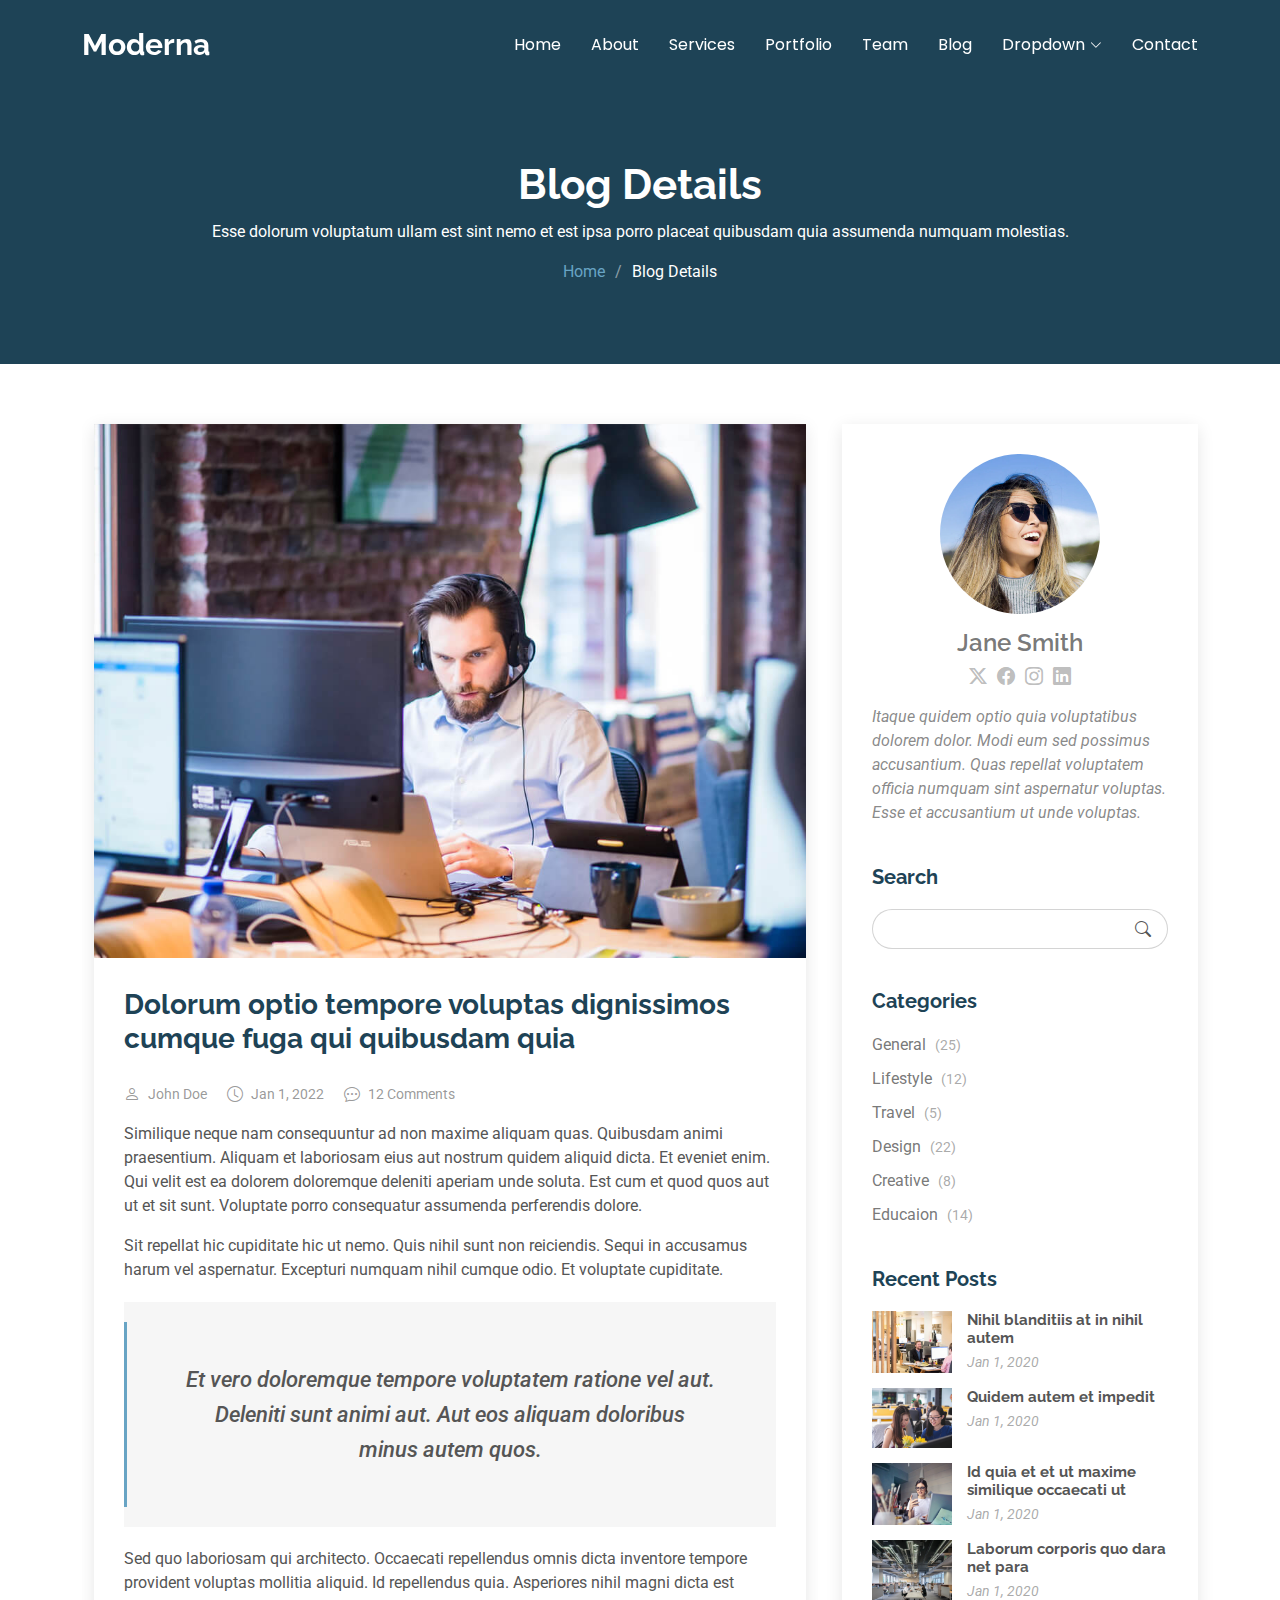
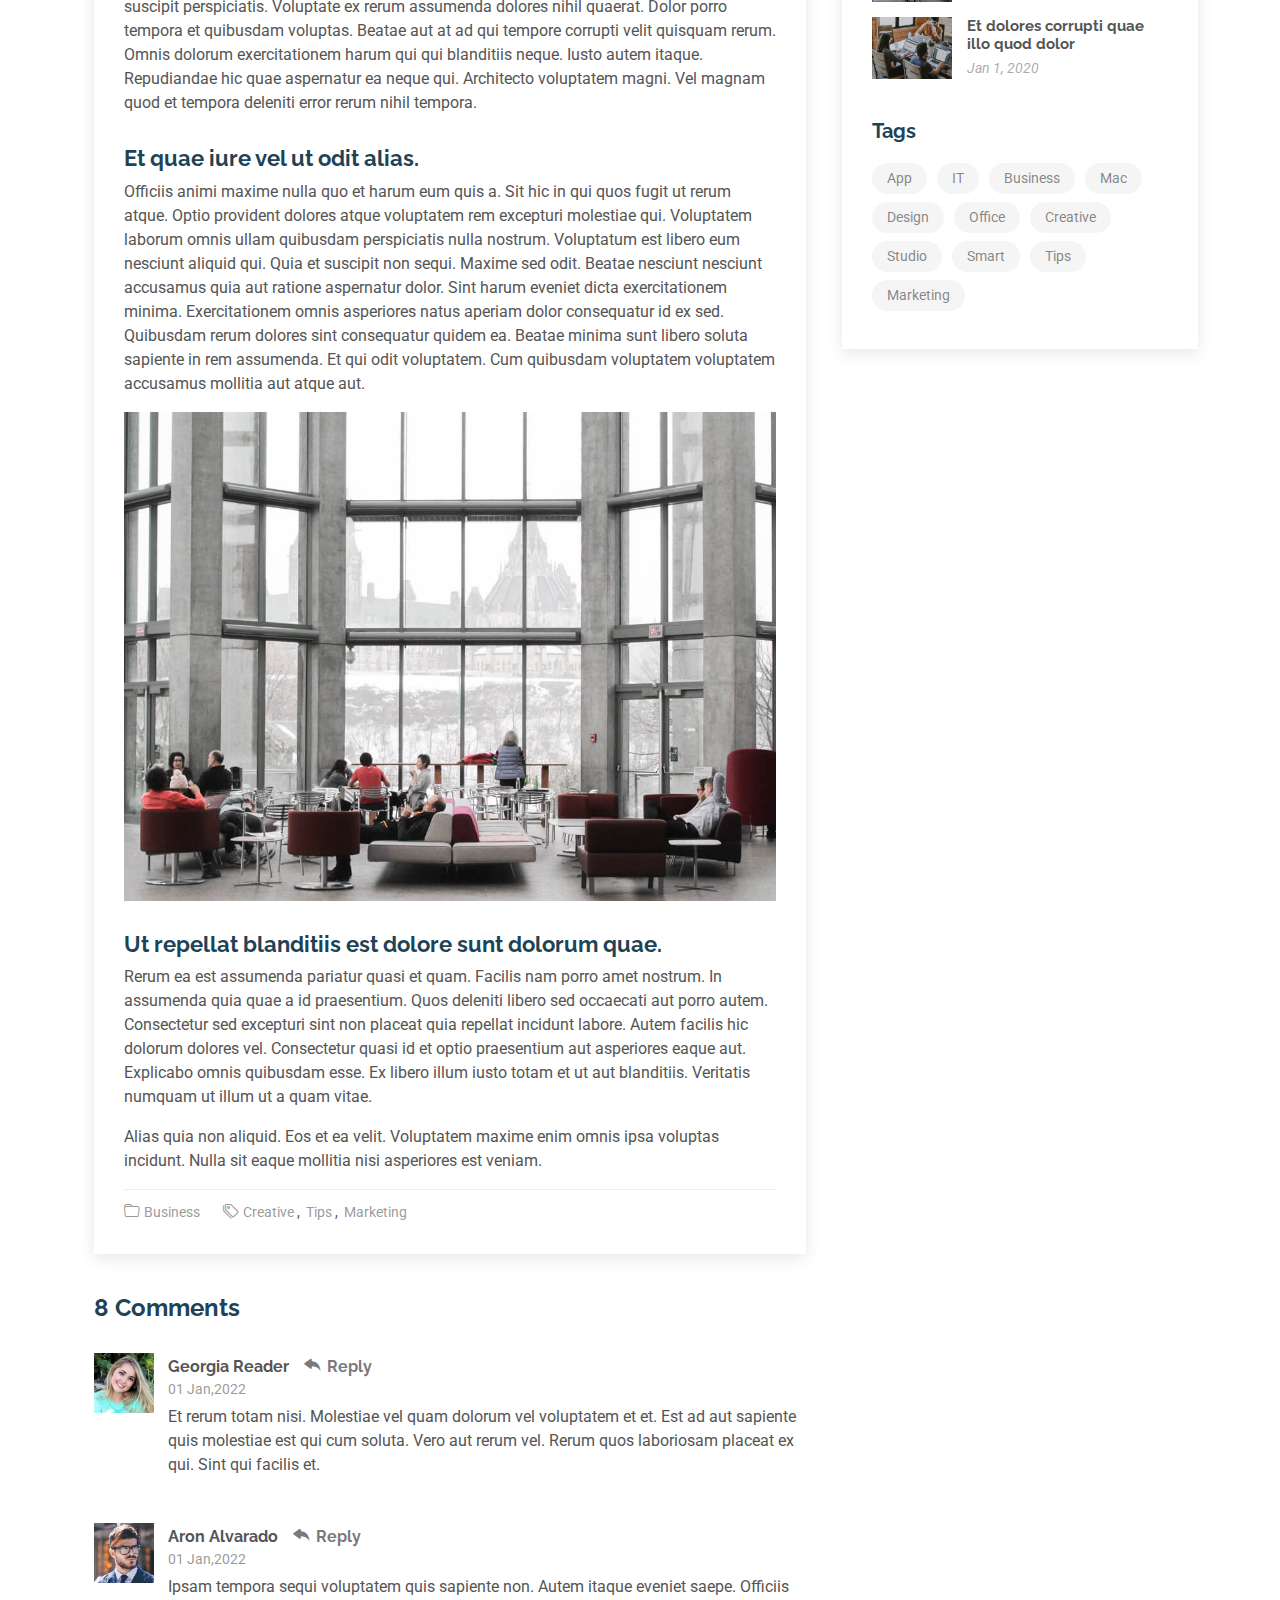
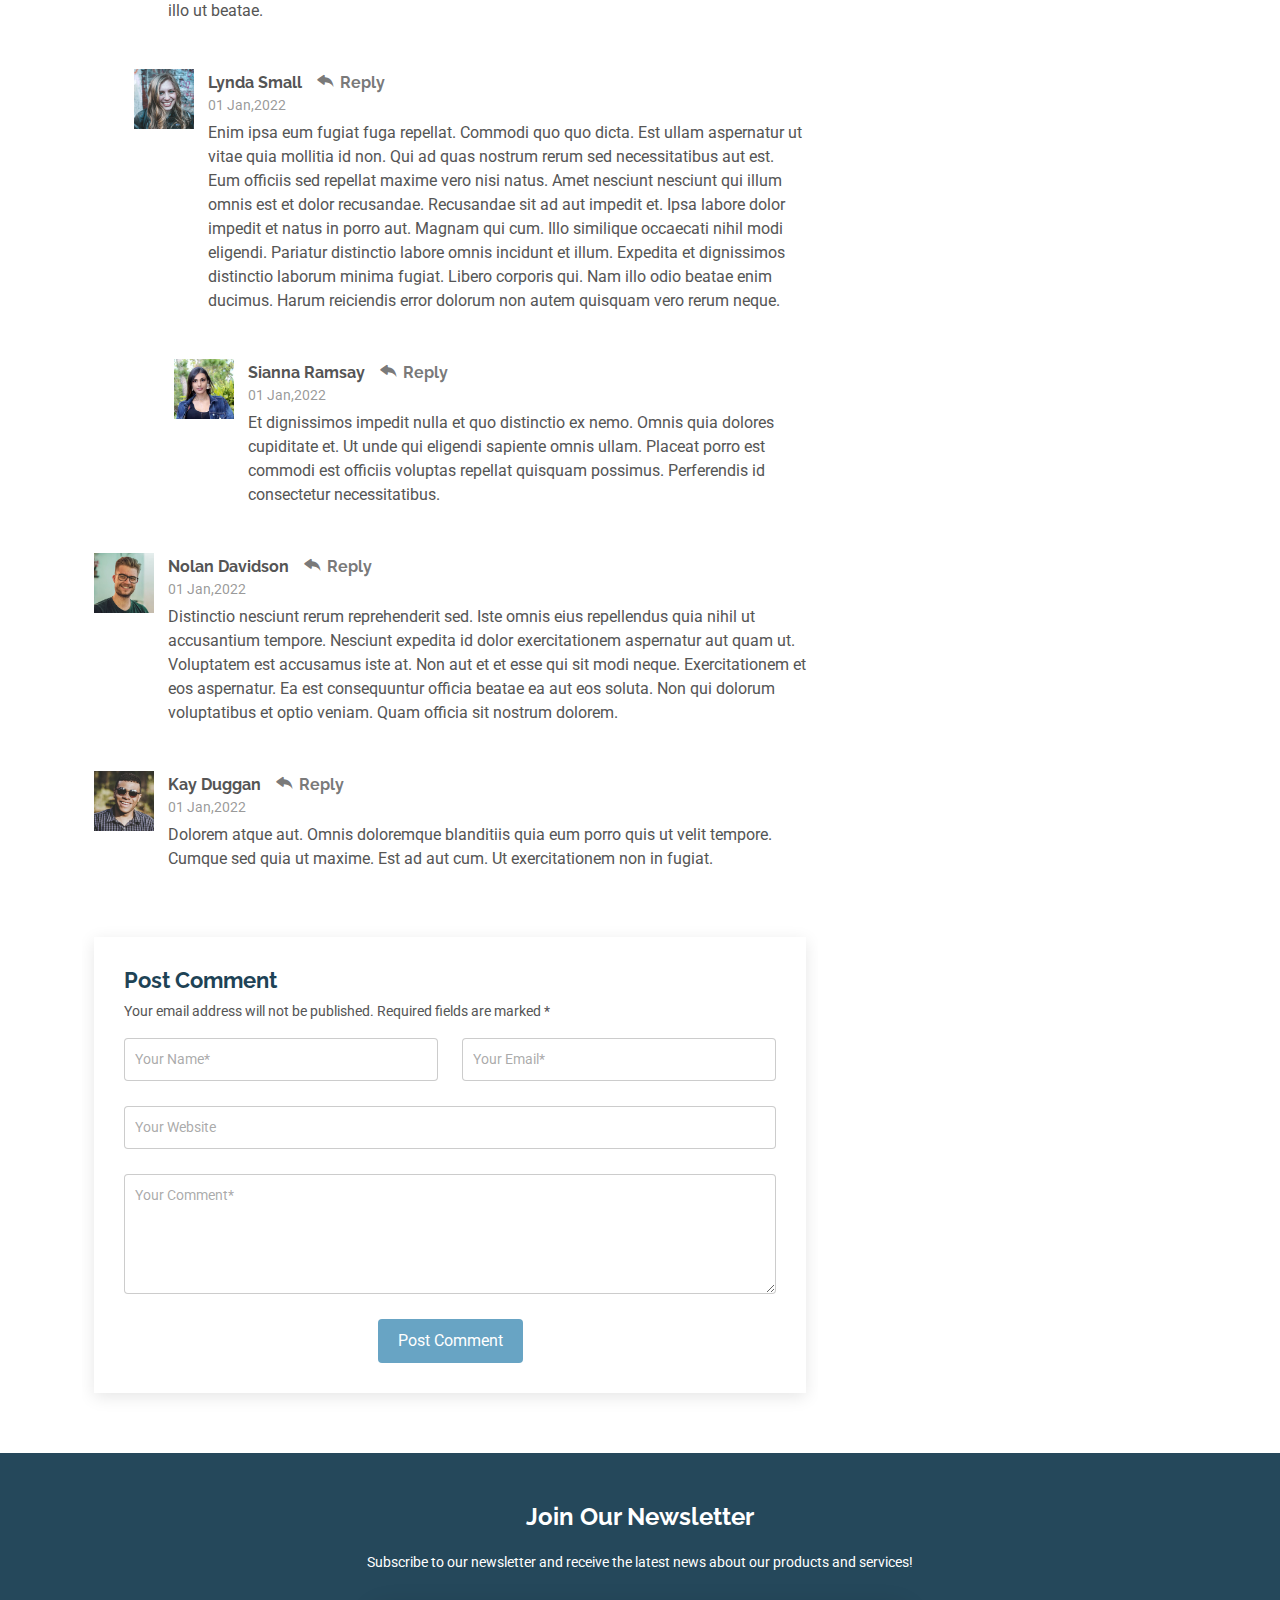
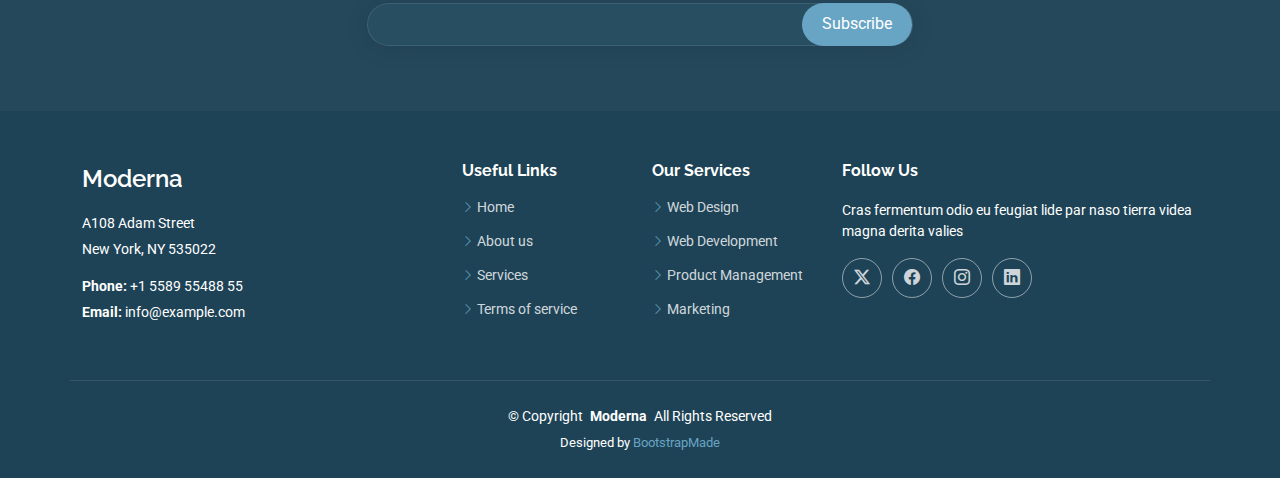
<file: blog-details.html>
<!DOCTYPE html>
<html lang="en">

<head>
  <meta charset="utf-8">
  <meta content="width=device-width, initial-scale=1.0" name="viewport">
  <title>Blog Details - Moderna Bootstrap Template</title>
  <meta name="description" content="">
  <meta name="keywords" content="">

  <!-- Favicons -->
  <link href="assets/img/favicon.png" rel="icon">
  <link href="assets/img/apple-touch-icon.png" rel="apple-touch-icon">

  <!-- Fonts -->
  <link href="https://fonts.googleapis.com" rel="preconnect">
  <link href="https://fonts.gstatic.com" rel="preconnect" crossorigin>
  <link href="https://fonts.googleapis.com/css2?family=Roboto:ital,wght@0,100;0,300;0,400;0,500;0,700;0,900;1,100;1,300;1,400;1,500;1,700;1,900&family=Poppins:ital,wght@0,100;0,200;0,300;0,400;0,500;0,600;0,700;0,800;0,900;1,100;1,200;1,300;1,400;1,500;1,600;1,700;1,800;1,900&family=Raleway:ital,wght@0,100;0,200;0,300;0,400;0,500;0,600;0,700;0,800;0,900;1,100;1,200;1,300;1,400;1,500;1,600;1,700;1,800;1,900&display=swap" rel="stylesheet">

  <!-- Vendor CSS Files -->
  <link href="assets/vendor/bootstrap/css/bootstrap.min.css" rel="stylesheet">
  <link href="assets/vendor/bootstrap-icons/bootstrap-icons.css" rel="stylesheet">
  <link href="assets/vendor/aos/aos.css" rel="stylesheet">
  <link href="assets/vendor/glightbox/css/glightbox.min.css" rel="stylesheet">
  <link href="assets/vendor/swiper/swiper-bundle.min.css" rel="stylesheet">

  <!-- Main CSS File -->
  <link href="assets/css/main.css" rel="stylesheet">

  <!-- =======================================================
  * Template Name: Moderna
  * Template URL: https://bootstrapmade.com/free-bootstrap-template-corporate-moderna/
  * Updated: Aug 07 2024 with Bootstrap v5.3.3
  * Author: BootstrapMade.com
  * License: https://bootstrapmade.com/license/
  ======================================================== -->
</head>

<body class="blog-details-page">

  <header id="header" class="header d-flex align-items-center fixed-top">
    <div class="container-fluid container-xl position-relative d-flex align-items-center justify-content-between">

      <a href="index.html" class="logo d-flex align-items-center">
        <!-- Uncomment the line below if you also wish to use an image logo -->
        <!-- <img src="assets/img/logo.png" alt=""> -->
        <h1 class="sitename">Moderna</h1>
      </a>

      <nav id="navmenu" class="navmenu">
        <ul>
          <li><a href="index.html">Home</a></li>
          <li><a href="about.html">About</a></li>
          <li><a href="services.html">Services</a></li>
          <li><a href="portfolio.html">Portfolio</a></li>
          <li><a href="team.html">Team</a></li>
          <li><a href="blog.html">Blog</a></li>
          <li class="dropdown"><a href="#"><span>Dropdown</span> <i class="bi bi-chevron-down toggle-dropdown"></i></a>
            <ul>
              <li><a href="#">Dropdown 1</a></li>
              <li class="dropdown"><a href="#"><span>Deep Dropdown</span> <i class="bi bi-chevron-down toggle-dropdown"></i></a>
                <ul>
                  <li><a href="#">Deep Dropdown 1</a></li>
                  <li><a href="#">Deep Dropdown 2</a></li>
                  <li><a href="#">Deep Dropdown 3</a></li>
                  <li><a href="#">Deep Dropdown 4</a></li>
                  <li><a href="#">Deep Dropdown 5</a></li>
                </ul>
              </li>
              <li><a href="#">Dropdown 2</a></li>
              <li><a href="#">Dropdown 3</a></li>
              <li><a href="#">Dropdown 4</a></li>
            </ul>
          </li>
          <li><a href="contact.html">Contact</a></li>
        </ul>
        <i class="mobile-nav-toggle d-xl-none bi bi-list"></i>
      </nav>

    </div>
  </header>

  <main class="main">

    <!-- Page Title -->
    <div class="page-title dark-background">
      <div class="container position-relative">
        <h1>Blog Details</h1>
        <p>Esse dolorum voluptatum ullam est sint nemo et est ipsa porro placeat quibusdam quia assumenda numquam molestias.</p>
        <nav class="breadcrumbs">
          <ol>
            <li><a href="index.html">Home</a></li>
            <li class="current">Blog Details</li>
          </ol>
        </nav>
      </div>
    </div><!-- End Page Title -->

    <div class="container">
      <div class="row">

        <div class="col-lg-8">

          <!-- Blog Details Section -->
          <section id="blog-details" class="blog-details section">
            <div class="container">

              <article class="article">

                <div class="post-img">
                  <img src="assets/img/blog/blog-1.jpg" alt="" class="img-fluid">
                </div>

                <h2 class="title">Dolorum optio tempore voluptas dignissimos cumque fuga qui quibusdam quia</h2>

                <div class="meta-top">
                  <ul>
                    <li class="d-flex align-items-center"><i class="bi bi-person"></i> <a href="blog-details.html">John Doe</a></li>
                    <li class="d-flex align-items-center"><i class="bi bi-clock"></i> <a href="blog-details.html"><time datetime="2020-01-01">Jan 1, 2022</time></a></li>
                    <li class="d-flex align-items-center"><i class="bi bi-chat-dots"></i> <a href="blog-details.html">12 Comments</a></li>
                  </ul>
                </div><!-- End meta top -->

                <div class="content">
                  <p>
                    Similique neque nam consequuntur ad non maxime aliquam quas. Quibusdam animi praesentium. Aliquam et laboriosam eius aut nostrum quidem aliquid dicta.
                    Et eveniet enim. Qui velit est ea dolorem doloremque deleniti aperiam unde soluta. Est cum et quod quos aut ut et sit sunt. Voluptate porro consequatur assumenda perferendis dolore.
                  </p>

                  <p>
                    Sit repellat hic cupiditate hic ut nemo. Quis nihil sunt non reiciendis. Sequi in accusamus harum vel aspernatur. Excepturi numquam nihil cumque odio. Et voluptate cupiditate.
                  </p>

                  <blockquote>
                    <p>
                      Et vero doloremque tempore voluptatem ratione vel aut. Deleniti sunt animi aut. Aut eos aliquam doloribus minus autem quos.
                    </p>
                  </blockquote>

                  <p>
                    Sed quo laboriosam qui architecto. Occaecati repellendus omnis dicta inventore tempore provident voluptas mollitia aliquid. Id repellendus quia. Asperiores nihil magni dicta est suscipit perspiciatis. Voluptate ex rerum assumenda dolores nihil quaerat.
                    Dolor porro tempora et quibusdam voluptas. Beatae aut at ad qui tempore corrupti velit quisquam rerum. Omnis dolorum exercitationem harum qui qui blanditiis neque.
                    Iusto autem itaque. Repudiandae hic quae aspernatur ea neque qui. Architecto voluptatem magni. Vel magnam quod et tempora deleniti error rerum nihil tempora.
                  </p>

                  <h3>Et quae iure vel ut odit alias.</h3>
                  <p>
                    Officiis animi maxime nulla quo et harum eum quis a. Sit hic in qui quos fugit ut rerum atque. Optio provident dolores atque voluptatem rem excepturi molestiae qui. Voluptatem laborum omnis ullam quibusdam perspiciatis nulla nostrum. Voluptatum est libero eum nesciunt aliquid qui.
                    Quia et suscipit non sequi. Maxime sed odit. Beatae nesciunt nesciunt accusamus quia aut ratione aspernatur dolor. Sint harum eveniet dicta exercitationem minima. Exercitationem omnis asperiores natus aperiam dolor consequatur id ex sed. Quibusdam rerum dolores sint consequatur quidem ea.
                    Beatae minima sunt libero soluta sapiente in rem assumenda. Et qui odit voluptatem. Cum quibusdam voluptatem voluptatem accusamus mollitia aut atque aut.
                  </p>
                  <img src="assets/img/blog/blog-inside-post.jpg" class="img-fluid" alt="">

                  <h3>Ut repellat blanditiis est dolore sunt dolorum quae.</h3>
                  <p>
                    Rerum ea est assumenda pariatur quasi et quam. Facilis nam porro amet nostrum. In assumenda quia quae a id praesentium. Quos deleniti libero sed occaecati aut porro autem. Consectetur sed excepturi sint non placeat quia repellat incidunt labore. Autem facilis hic dolorum dolores vel.
                    Consectetur quasi id et optio praesentium aut asperiores eaque aut. Explicabo omnis quibusdam esse. Ex libero illum iusto totam et ut aut blanditiis. Veritatis numquam ut illum ut a quam vitae.
                  </p>
                  <p>
                    Alias quia non aliquid. Eos et ea velit. Voluptatem maxime enim omnis ipsa voluptas incidunt. Nulla sit eaque mollitia nisi asperiores est veniam.
                  </p>

                </div><!-- End post content -->

                <div class="meta-bottom">
                  <i class="bi bi-folder"></i>
                  <ul class="cats">
                    <li><a href="#">Business</a></li>
                  </ul>

                  <i class="bi bi-tags"></i>
                  <ul class="tags">
                    <li><a href="#">Creative</a></li>
                    <li><a href="#">Tips</a></li>
                    <li><a href="#">Marketing</a></li>
                  </ul>
                </div><!-- End meta bottom -->

              </article>

            </div>
          </section><!-- /Blog Details Section -->

          <!-- Blog Comments Section -->
          <section id="blog-comments" class="blog-comments section">

            <div class="container">

              <h4 class="comments-count">8 Comments</h4>

              <div id="comment-1" class="comment">
                <div class="d-flex">
                  <div class="comment-img"><img src="assets/img/blog/comments-1.jpg" alt=""></div>
                  <div>
                    <h5><a href="">Georgia Reader</a> <a href="#" class="reply"><i class="bi bi-reply-fill"></i> Reply</a></h5>
                    <time datetime="2020-01-01">01 Jan,2022</time>
                    <p>
                      Et rerum totam nisi. Molestiae vel quam dolorum vel voluptatem et et. Est ad aut sapiente quis molestiae est qui cum soluta.
                      Vero aut rerum vel. Rerum quos laboriosam placeat ex qui. Sint qui facilis et.
                    </p>
                  </div>
                </div>
              </div><!-- End comment #1 -->

              <div id="comment-2" class="comment">
                <div class="d-flex">
                  <div class="comment-img"><img src="assets/img/blog/comments-2.jpg" alt=""></div>
                  <div>
                    <h5><a href="">Aron Alvarado</a> <a href="#" class="reply"><i class="bi bi-reply-fill"></i> Reply</a></h5>
                    <time datetime="2020-01-01">01 Jan,2022</time>
                    <p>
                      Ipsam tempora sequi voluptatem quis sapiente non. Autem itaque eveniet saepe. Officiis illo ut beatae.
                    </p>
                  </div>
                </div>

                <div id="comment-reply-1" class="comment comment-reply">
                  <div class="d-flex">
                    <div class="comment-img"><img src="assets/img/blog/comments-3.jpg" alt=""></div>
                    <div>
                      <h5><a href="">Lynda Small</a> <a href="#" class="reply"><i class="bi bi-reply-fill"></i> Reply</a></h5>
                      <time datetime="2020-01-01">01 Jan,2022</time>
                      <p>
                        Enim ipsa eum fugiat fuga repellat. Commodi quo quo dicta. Est ullam aspernatur ut vitae quia mollitia id non. Qui ad quas nostrum rerum sed necessitatibus aut est. Eum officiis sed repellat maxime vero nisi natus. Amet nesciunt nesciunt qui illum omnis est et dolor recusandae.

                        Recusandae sit ad aut impedit et. Ipsa labore dolor impedit et natus in porro aut. Magnam qui cum. Illo similique occaecati nihil modi eligendi. Pariatur distinctio labore omnis incidunt et illum. Expedita et dignissimos distinctio laborum minima fugiat.

                        Libero corporis qui. Nam illo odio beatae enim ducimus. Harum reiciendis error dolorum non autem quisquam vero rerum neque.
                      </p>
                    </div>
                  </div>

                  <div id="comment-reply-2" class="comment comment-reply">
                    <div class="d-flex">
                      <div class="comment-img"><img src="assets/img/blog/comments-4.jpg" alt=""></div>
                      <div>
                        <h5><a href="">Sianna Ramsay</a> <a href="#" class="reply"><i class="bi bi-reply-fill"></i> Reply</a></h5>
                        <time datetime="2020-01-01">01 Jan,2022</time>
                        <p>
                          Et dignissimos impedit nulla et quo distinctio ex nemo. Omnis quia dolores cupiditate et. Ut unde qui eligendi sapiente omnis ullam. Placeat porro est commodi est officiis voluptas repellat quisquam possimus. Perferendis id consectetur necessitatibus.
                        </p>
                      </div>
                    </div>

                  </div><!-- End comment reply #2-->

                </div><!-- End comment reply #1-->

              </div><!-- End comment #2-->

              <div id="comment-3" class="comment">
                <div class="d-flex">
                  <div class="comment-img"><img src="assets/img/blog/comments-5.jpg" alt=""></div>
                  <div>
                    <h5><a href="">Nolan Davidson</a> <a href="#" class="reply"><i class="bi bi-reply-fill"></i> Reply</a></h5>
                    <time datetime="2020-01-01">01 Jan,2022</time>
                    <p>
                      Distinctio nesciunt rerum reprehenderit sed. Iste omnis eius repellendus quia nihil ut accusantium tempore. Nesciunt expedita id dolor exercitationem aspernatur aut quam ut. Voluptatem est accusamus iste at.
                      Non aut et et esse qui sit modi neque. Exercitationem et eos aspernatur. Ea est consequuntur officia beatae ea aut eos soluta. Non qui dolorum voluptatibus et optio veniam. Quam officia sit nostrum dolorem.
                    </p>
                  </div>
                </div>

              </div><!-- End comment #3 -->

              <div id="comment-4" class="comment">
                <div class="d-flex">
                  <div class="comment-img"><img src="assets/img/blog/comments-6.jpg" alt=""></div>
                  <div>
                    <h5><a href="">Kay Duggan</a> <a href="#" class="reply"><i class="bi bi-reply-fill"></i> Reply</a></h5>
                    <time datetime="2020-01-01">01 Jan,2022</time>
                    <p>
                      Dolorem atque aut. Omnis doloremque blanditiis quia eum porro quis ut velit tempore. Cumque sed quia ut maxime. Est ad aut cum. Ut exercitationem non in fugiat.
                    </p>
                  </div>
                </div>

              </div><!-- End comment #4 -->

            </div>

          </section><!-- /Blog Comments Section -->

          <!-- Comment Form Section -->
          <section id="comment-form" class="comment-form section">
            <div class="container">

              <form action="">

                <h4>Post Comment</h4>
                <p>Your email address will not be published. Required fields are marked * </p>
                <div class="row">
                  <div class="col-md-6 form-group">
                    <input name="name" type="text" class="form-control" placeholder="Your Name*">
                  </div>
                  <div class="col-md-6 form-group">
                    <input name="email" type="text" class="form-control" placeholder="Your Email*">
                  </div>
                </div>
                <div class="row">
                  <div class="col form-group">
                    <input name="website" type="text" class="form-control" placeholder="Your Website">
                  </div>
                </div>
                <div class="row">
                  <div class="col form-group">
                    <textarea name="comment" class="form-control" placeholder="Your Comment*"></textarea>
                  </div>
                </div>

                <div class="text-center">
                  <button type="submit" class="btn btn-primary">Post Comment</button>
                </div>

              </form>

            </div>
          </section><!-- /Comment Form Section -->

        </div>

        <div class="col-lg-4 sidebar">

          <div class="widgets-container">

            <!-- Blog Author Widget -->
            <div class="blog-author-widget widget-item">

              <div class="d-flex flex-column align-items-center">
                <img src="assets/img/blog/blog-author.jpg" class="rounded-circle flex-shrink-0" alt="">
                <h4>Jane Smith</h4>
                <div class="social-links">
                  <a href="https://x.com/#"><i class="bi bi-twitter-x"></i></a>
                  <a href="https://facebook.com/#"><i class="bi bi-facebook"></i></a>
                  <a href="https://instagram.com/#"><i class="biu bi-instagram"></i></a>
                  <a href="https://instagram.com/#"><i class="biu bi-linkedin"></i></a>
                </div>

                <p>
                  Itaque quidem optio quia voluptatibus dolorem dolor. Modi eum sed possimus accusantium. Quas repellat voluptatem officia numquam sint aspernatur voluptas. Esse et accusantium ut unde voluptas.
                </p>

              </div>
            </div><!--/Blog Author Widget -->

            <!-- Search Widget -->
            <div class="search-widget widget-item">

              <h3 class="widget-title">Search</h3>
              <form action="">
                <input type="text">
                <button type="submit" title="Search"><i class="bi bi-search"></i></button>
              </form>

            </div><!--/Search Widget -->

            <!-- Categories Widget -->
            <div class="categories-widget widget-item">

              <h3 class="widget-title">Categories</h3>
              <ul class="mt-3">
                <li><a href="#">General <span>(25)</span></a></li>
                <li><a href="#">Lifestyle <span>(12)</span></a></li>
                <li><a href="#">Travel <span>(5)</span></a></li>
                <li><a href="#">Design <span>(22)</span></a></li>
                <li><a href="#">Creative <span>(8)</span></a></li>
                <li><a href="#">Educaion <span>(14)</span></a></li>
              </ul>

            </div><!--/Categories Widget -->

            <!-- Recent Posts Widget -->
            <div class="recent-posts-widget widget-item">

              <h3 class="widget-title">Recent Posts</h3>

              <div class="post-item">
                <img src="assets/img/blog/blog-recent-1.jpg" alt="" class="flex-shrink-0">
                <div>
                  <h4><a href="blog-details.html">Nihil blanditiis at in nihil autem</a></h4>
                  <time datetime="2020-01-01">Jan 1, 2020</time>
                </div>
              </div><!-- End recent post item-->

              <div class="post-item">
                <img src="assets/img/blog/blog-recent-2.jpg" alt="" class="flex-shrink-0">
                <div>
                  <h4><a href="blog-details.html">Quidem autem et impedit</a></h4>
                  <time datetime="2020-01-01">Jan 1, 2020</time>
                </div>
              </div><!-- End recent post item-->

              <div class="post-item">
                <img src="assets/img/blog/blog-recent-3.jpg" alt="" class="flex-shrink-0">
                <div>
                  <h4><a href="blog-details.html">Id quia et et ut maxime similique occaecati ut</a></h4>
                  <time datetime="2020-01-01">Jan 1, 2020</time>
                </div>
              </div><!-- End recent post item-->

              <div class="post-item">
                <img src="assets/img/blog/blog-recent-4.jpg" alt="" class="flex-shrink-0">
                <div>
                  <h4><a href="blog-details.html">Laborum corporis quo dara net para</a></h4>
                  <time datetime="2020-01-01">Jan 1, 2020</time>
                </div>
              </div><!-- End recent post item-->

              <div class="post-item">
                <img src="assets/img/blog/blog-recent-5.jpg" alt="" class="flex-shrink-0">
                <div>
                  <h4><a href="blog-details.html">Et dolores corrupti quae illo quod dolor</a></h4>
                  <time datetime="2020-01-01">Jan 1, 2020</time>
                </div>
              </div><!-- End recent post item-->

            </div><!--/Recent Posts Widget -->

            <!-- Tags Widget -->
            <div class="tags-widget widget-item">

              <h3 class="widget-title">Tags</h3>
              <ul>
                <li><a href="#">App</a></li>
                <li><a href="#">IT</a></li>
                <li><a href="#">Business</a></li>
                <li><a href="#">Mac</a></li>
                <li><a href="#">Design</a></li>
                <li><a href="#">Office</a></li>
                <li><a href="#">Creative</a></li>
                <li><a href="#">Studio</a></li>
                <li><a href="#">Smart</a></li>
                <li><a href="#">Tips</a></li>
                <li><a href="#">Marketing</a></li>
              </ul>

            </div><!--/Tags Widget -->

          </div>

        </div>

      </div>
    </div>

  </main>

  <footer id="footer" class="footer dark-background">

    <div class="footer-newsletter">
      <div class="container">
        <div class="row justify-content-center text-center">
          <div class="col-lg-6">
            <h4>Join Our Newsletter</h4>
            <p>Subscribe to our newsletter and receive the latest news about our products and services!</p>
            <form action="forms/newsletter.php" method="post" class="php-email-form">
              <div class="newsletter-form"><input type="email" name="email"><input type="submit" value="Subscribe"></div>
              <div class="loading">Loading</div>
              <div class="error-message"></div>
              <div class="sent-message">Your subscription request has been sent. Thank you!</div>
            </form>
          </div>
        </div>
      </div>
    </div>

    <div class="container footer-top">
      <div class="row gy-4">
        <div class="col-lg-4 col-md-6 footer-about">
          <a href="index.html" class="d-flex align-items-center">
            <span class="sitename">Moderna</span>
          </a>
          <div class="footer-contact pt-3">
            <p>A108 Adam Street</p>
            <p>New York, NY 535022</p>
            <p class="mt-3"><strong>Phone:</strong> <span>+1 5589 55488 55</span></p>
            <p><strong>Email:</strong> <span>info@example.com</span></p>
          </div>
        </div>

        <div class="col-lg-2 col-md-3 footer-links">
          <h4>Useful Links</h4>
          <ul>
            <li><i class="bi bi-chevron-right"></i> <a href="#">Home</a></li>
            <li><i class="bi bi-chevron-right"></i> <a href="#">About us</a></li>
            <li><i class="bi bi-chevron-right"></i> <a href="#">Services</a></li>
            <li><i class="bi bi-chevron-right"></i> <a href="#">Terms of service</a></li>
          </ul>
        </div>

        <div class="col-lg-2 col-md-3 footer-links">
          <h4>Our Services</h4>
          <ul>
            <li><i class="bi bi-chevron-right"></i> <a href="#">Web Design</a></li>
            <li><i class="bi bi-chevron-right"></i> <a href="#">Web Development</a></li>
            <li><i class="bi bi-chevron-right"></i> <a href="#">Product Management</a></li>
            <li><i class="bi bi-chevron-right"></i> <a href="#">Marketing</a></li>
          </ul>
        </div>

        <div class="col-lg-4 col-md-12">
          <h4>Follow Us</h4>
          <p>Cras fermentum odio eu feugiat lide par naso tierra videa magna derita valies</p>
          <div class="social-links d-flex">
            <a href=""><i class="bi bi-twitter-x"></i></a>
            <a href=""><i class="bi bi-facebook"></i></a>
            <a href=""><i class="bi bi-instagram"></i></a>
            <a href=""><i class="bi bi-linkedin"></i></a>
          </div>
        </div>

      </div>
    </div>

    <div class="container copyright text-center mt-4">
      <p>© <span>Copyright</span> <strong class="px-1 sitename">Moderna</strong> <span>All Rights Reserved</span></p>
      <div class="credits">
        <!-- All the links in the footer should remain intact. -->
        <!-- You can delete the links only if you've purchased the pro version. -->
        <!-- Licensing information: https://bootstrapmade.com/license/ -->
        <!-- Purchase the pro version with working PHP/AJAX contact form: [buy-url] -->
        Designed by <a href="https://bootstrapmade.com/">BootstrapMade</a>
      </div>
    </div>

  </footer>

  <!-- Scroll Top -->
  <a href="#" id="scroll-top" class="scroll-top d-flex align-items-center justify-content-center"><i class="bi bi-arrow-up-short"></i></a>

  <!-- Preloader -->
  <div id="preloader"></div>

  <!-- Vendor JS Files -->
  <script src="assets/vendor/bootstrap/js/bootstrap.bundle.min.js"></script>
  <script src="assets/vendor/php-email-form/validate.js"></script>
  <script src="assets/vendor/aos/aos.js"></script>
  <script src="assets/vendor/glightbox/js/glightbox.min.js"></script>
  <script src="assets/vendor/purecounter/purecounter_vanilla.js"></script>
  <script src="assets/vendor/swiper/swiper-bundle.min.js"></script>
  <script src="assets/vendor/waypoints/noframework.waypoints.js"></script>
  <script src="assets/vendor/imagesloaded/imagesloaded.pkgd.min.js"></script>
  <script src="assets/vendor/isotope-layout/isotope.pkgd.min.js"></script>

  <!-- Main JS File -->
  <script src="assets/js/main.js"></script>

</body>

</html>
</file>
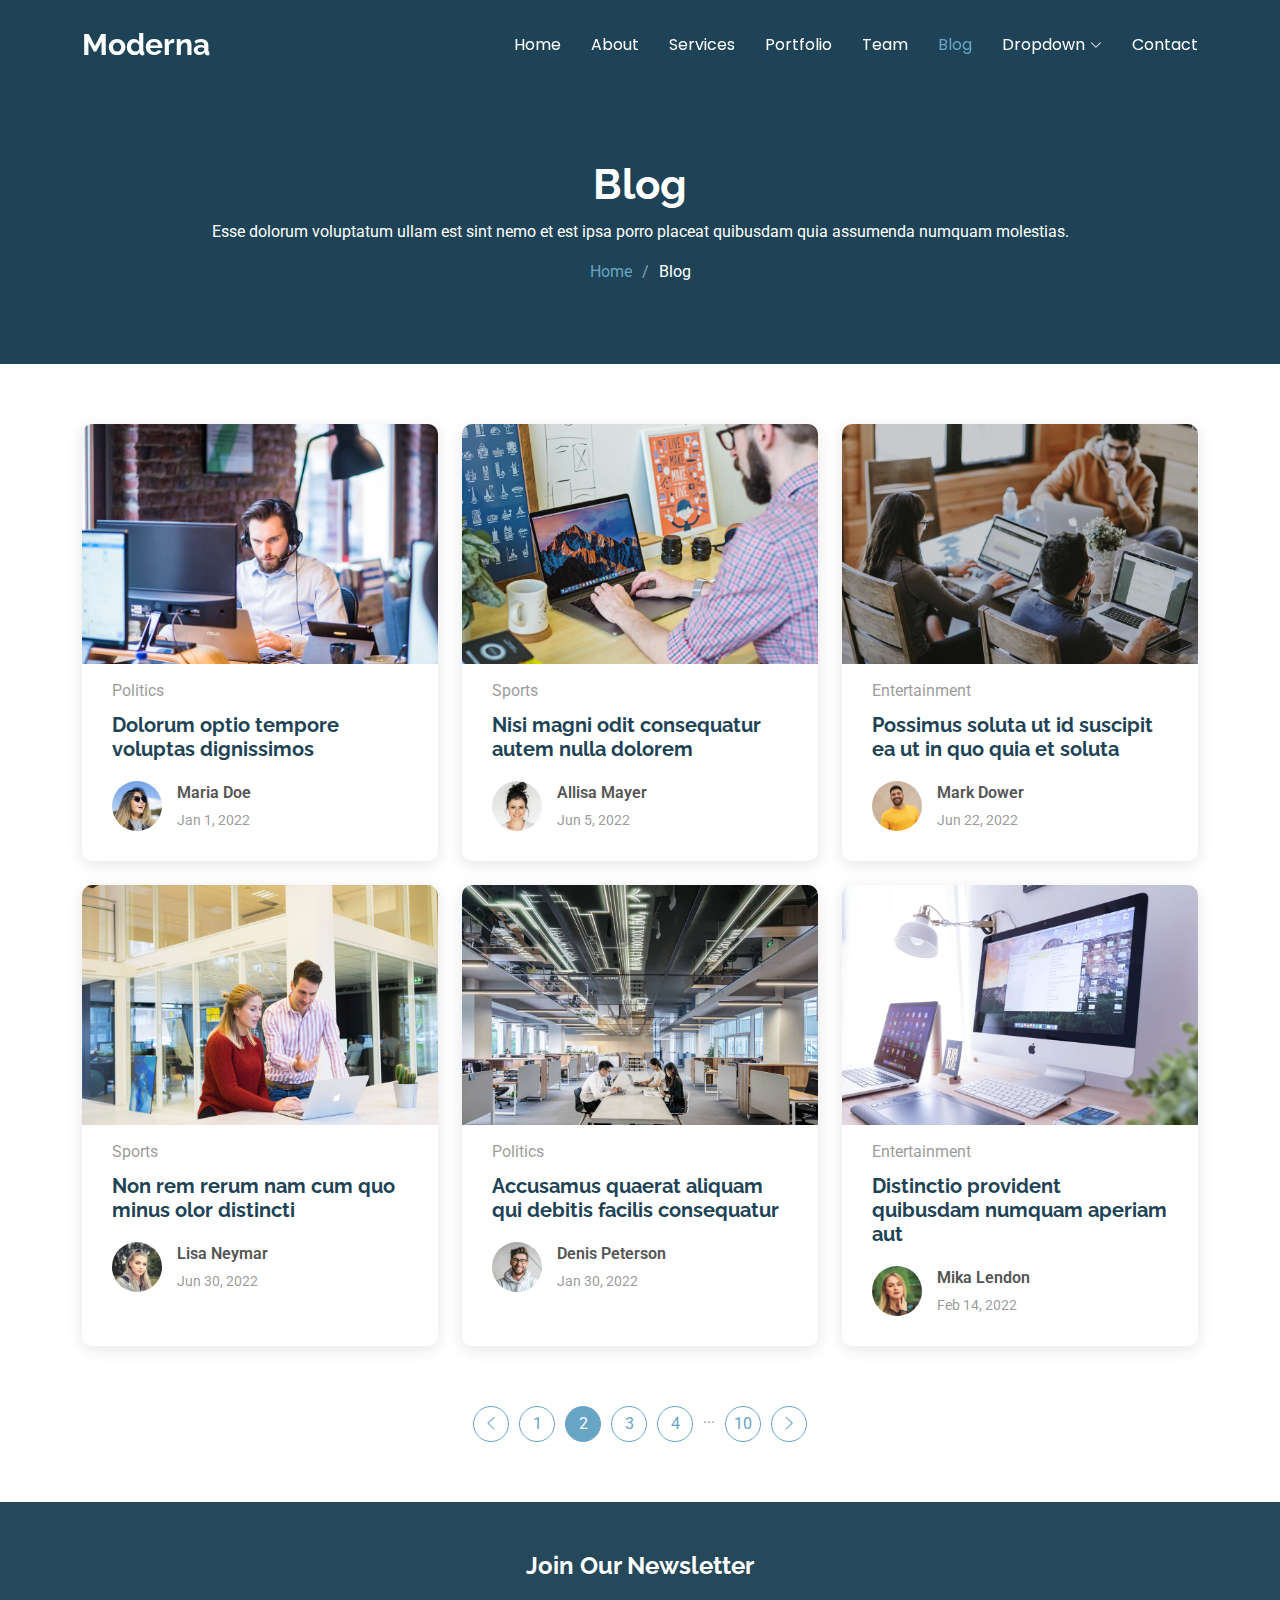
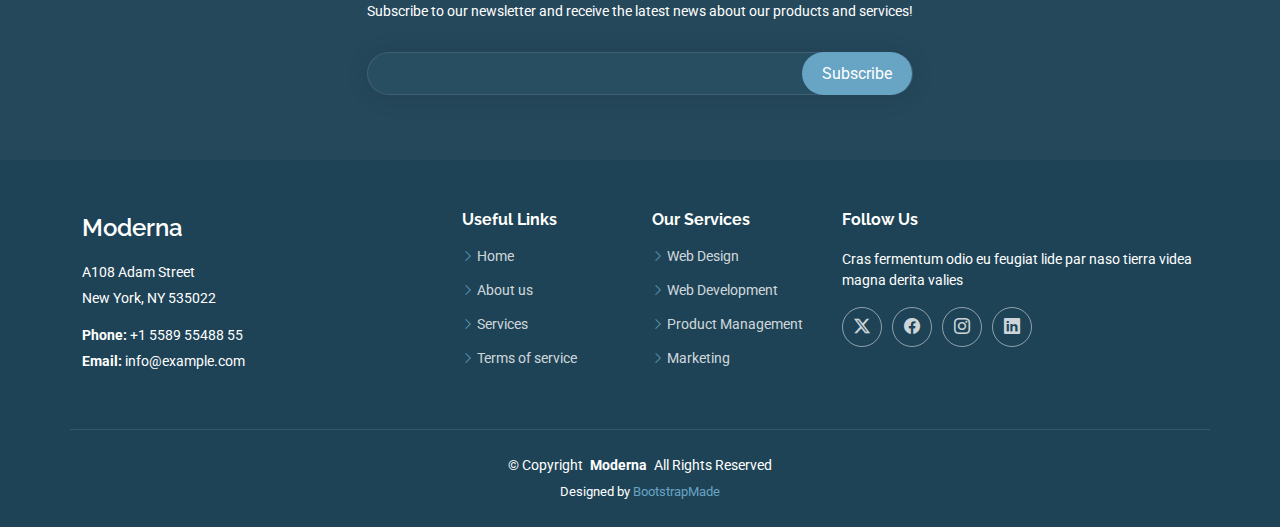
<file: blog.html>
<!DOCTYPE html>
<html lang="en">

<head>
  <meta charset="utf-8">
  <meta content="width=device-width, initial-scale=1.0" name="viewport">
  <title>Blog - Moderna Bootstrap Template</title>
  <meta name="description" content="">
  <meta name="keywords" content="">

  <!-- Favicons -->
  <link href="assets/img/favicon.png" rel="icon">
  <link href="assets/img/apple-touch-icon.png" rel="apple-touch-icon">

  <!-- Fonts -->
  <link href="https://fonts.googleapis.com" rel="preconnect">
  <link href="https://fonts.gstatic.com" rel="preconnect" crossorigin>
  <link href="https://fonts.googleapis.com/css2?family=Roboto:ital,wght@0,100;0,300;0,400;0,500;0,700;0,900;1,100;1,300;1,400;1,500;1,700;1,900&family=Poppins:ital,wght@0,100;0,200;0,300;0,400;0,500;0,600;0,700;0,800;0,900;1,100;1,200;1,300;1,400;1,500;1,600;1,700;1,800;1,900&family=Raleway:ital,wght@0,100;0,200;0,300;0,400;0,500;0,600;0,700;0,800;0,900;1,100;1,200;1,300;1,400;1,500;1,600;1,700;1,800;1,900&display=swap" rel="stylesheet">

  <!-- Vendor CSS Files -->
  <link href="assets/vendor/bootstrap/css/bootstrap.min.css" rel="stylesheet">
  <link href="assets/vendor/bootstrap-icons/bootstrap-icons.css" rel="stylesheet">
  <link href="assets/vendor/aos/aos.css" rel="stylesheet">
  <link href="assets/vendor/glightbox/css/glightbox.min.css" rel="stylesheet">
  <link href="assets/vendor/swiper/swiper-bundle.min.css" rel="stylesheet">

  <!-- Main CSS File -->
  <link href="assets/css/main.css" rel="stylesheet">

  <!-- =======================================================
  * Template Name: Moderna
  * Template URL: https://bootstrapmade.com/free-bootstrap-template-corporate-moderna/
  * Updated: Aug 07 2024 with Bootstrap v5.3.3
  * Author: BootstrapMade.com
  * License: https://bootstrapmade.com/license/
  ======================================================== -->
</head>

<body class="blog-page">

  <header id="header" class="header d-flex align-items-center fixed-top">
    <div class="container-fluid container-xl position-relative d-flex align-items-center justify-content-between">

      <a href="index.html" class="logo d-flex align-items-center">
        <!-- Uncomment the line below if you also wish to use an image logo -->
        <!-- <img src="assets/img/logo.png" alt=""> -->
        <h1 class="sitename">Moderna</h1>
      </a>

      <nav id="navmenu" class="navmenu">
        <ul>
          <li><a href="index.html">Home</a></li>
          <li><a href="about.html">About</a></li>
          <li><a href="services.html">Services</a></li>
          <li><a href="portfolio.html">Portfolio</a></li>
          <li><a href="team.html">Team</a></li>
          <li><a href="blog.html" class="active">Blog</a></li>
          <li class="dropdown"><a href="#"><span>Dropdown</span> <i class="bi bi-chevron-down toggle-dropdown"></i></a>
            <ul>
              <li><a href="#">Dropdown 1</a></li>
              <li class="dropdown"><a href="#"><span>Deep Dropdown</span> <i class="bi bi-chevron-down toggle-dropdown"></i></a>
                <ul>
                  <li><a href="#">Deep Dropdown 1</a></li>
                  <li><a href="#">Deep Dropdown 2</a></li>
                  <li><a href="#">Deep Dropdown 3</a></li>
                  <li><a href="#">Deep Dropdown 4</a></li>
                  <li><a href="#">Deep Dropdown 5</a></li>
                </ul>
              </li>
              <li><a href="#">Dropdown 2</a></li>
              <li><a href="#">Dropdown 3</a></li>
              <li><a href="#">Dropdown 4</a></li>
            </ul>
          </li>
          <li><a href="contact.html">Contact</a></li>
        </ul>
        <i class="mobile-nav-toggle d-xl-none bi bi-list"></i>
      </nav>

    </div>
  </header>

  <main class="main">

    <!-- Page Title -->
    <div class="page-title dark-background">
      <div class="container position-relative">
        <h1>Blog</h1>
        <p>Esse dolorum voluptatum ullam est sint nemo et est ipsa porro placeat quibusdam quia assumenda numquam molestias.</p>
        <nav class="breadcrumbs">
          <ol>
            <li><a href="index.html">Home</a></li>
            <li class="current">Blog</li>
          </ol>
        </nav>
      </div>
    </div><!-- End Page Title -->

    <!-- Blog Posts Section -->
    <section id="blog-posts" class="blog-posts section">

      <div class="container">
        <div class="row gy-4">

          <div class="col-lg-4">
            <article>

              <div class="post-img">
                <img src="assets/img/blog/blog-1.jpg" alt="" class="img-fluid">
              </div>

              <p class="post-category">Politics</p>

              <h2 class="title">
                <a href="blog-details.html">Dolorum optio tempore voluptas dignissimos</a>
              </h2>

              <div class="d-flex align-items-center">
                <img src="assets/img/blog/blog-author.jpg" alt="" class="img-fluid post-author-img flex-shrink-0">
                <div class="post-meta">
                  <p class="post-author">Maria Doe</p>
                  <p class="post-date">
                    <time datetime="2022-01-01">Jan 1, 2022</time>
                  </p>
                </div>
              </div>

            </article>
          </div><!-- End post list item -->

          <div class="col-lg-4">
            <article>

              <div class="post-img">
                <img src="assets/img/blog/blog-2.jpg" alt="" class="img-fluid">
              </div>

              <p class="post-category">Sports</p>

              <h2 class="title">
                <a href="blog-details.html">Nisi magni odit consequatur autem nulla dolorem</a>
              </h2>

              <div class="d-flex align-items-center">
                <img src="assets/img/blog/blog-author-2.jpg" alt="" class="img-fluid post-author-img flex-shrink-0">
                <div class="post-meta">
                  <p class="post-author">Allisa Mayer</p>
                  <p class="post-date">
                    <time datetime="2022-01-01">Jun 5, 2022</time>
                  </p>
                </div>
              </div>

            </article>
          </div><!-- End post list item -->

          <div class="col-lg-4">
            <article>

              <div class="post-img">
                <img src="assets/img/blog/blog-3.jpg" alt="" class="img-fluid">
              </div>

              <p class="post-category">Entertainment</p>

              <h2 class="title">
                <a href="blog-details.html">Possimus soluta ut id suscipit ea ut in quo quia et soluta</a>
              </h2>

              <div class="d-flex align-items-center">
                <img src="assets/img/blog/blog-author-3.jpg" alt="" class="img-fluid post-author-img flex-shrink-0">
                <div class="post-meta">
                  <p class="post-author">Mark Dower</p>
                  <p class="post-date">
                    <time datetime="2022-01-01">Jun 22, 2022</time>
                  </p>
                </div>
              </div>

            </article>
          </div><!-- End post list item -->

          <div class="col-lg-4">
            <article>

              <div class="post-img">
                <img src="assets/img/blog/blog-4.jpg" alt="" class="img-fluid">
              </div>

              <p class="post-category">Sports</p>

              <h2 class="title">
                <a href="blog-details.html">Non rem rerum nam cum quo minus olor distincti</a>
              </h2>

              <div class="d-flex align-items-center">
                <img src="assets/img/blog/blog-author-4.jpg" alt="" class="img-fluid post-author-img flex-shrink-0">
                <div class="post-meta">
                  <p class="post-author">Lisa Neymar</p>
                  <p class="post-date">
                    <time datetime="2022-01-01">Jun 30, 2022</time>
                  </p>
                </div>
              </div>

            </article>
          </div><!-- End post list item -->

          <div class="col-lg-4">
            <article>

              <div class="post-img">
                <img src="assets/img/blog/blog-5.jpg" alt="" class="img-fluid">
              </div>

              <p class="post-category">Politics</p>

              <h2 class="title">
                <a href="blog-details.html">Accusamus quaerat aliquam qui debitis facilis consequatur</a>
              </h2>

              <div class="d-flex align-items-center">
                <img src="assets/img/blog/blog-author-5.jpg" alt="" class="img-fluid post-author-img flex-shrink-0">
                <div class="post-meta">
                  <p class="post-author">Denis Peterson</p>
                  <p class="post-date">
                    <time datetime="2022-01-01">Jan 30, 2022</time>
                  </p>
                </div>
              </div>

            </article>
          </div><!-- End post list item -->

          <div class="col-lg-4">
            <article>

              <div class="post-img">
                <img src="assets/img/blog/blog-6.jpg" alt="" class="img-fluid">
              </div>

              <p class="post-category">Entertainment</p>

              <h2 class="title">
                <a href="blog-details.html">Distinctio provident quibusdam numquam aperiam aut</a>
              </h2>

              <div class="d-flex align-items-center">
                <img src="assets/img/blog/blog-author-6.jpg" alt="" class="img-fluid post-author-img flex-shrink-0">
                <div class="post-meta">
                  <p class="post-author">Mika Lendon</p>
                  <p class="post-date">
                    <time datetime="2022-01-01">Feb 14, 2022</time>
                  </p>
                </div>
              </div>

            </article>
          </div><!-- End post list item -->

        </div>
      </div>

    </section><!-- /Blog Posts Section -->

    <!-- Blog Pagination Section -->
    <section id="blog-pagination" class="blog-pagination section">

      <div class="container">
        <div class="d-flex justify-content-center">
          <ul>
            <li><a href="#"><i class="bi bi-chevron-left"></i></a></li>
            <li><a href="#">1</a></li>
            <li><a href="#" class="active">2</a></li>
            <li><a href="#">3</a></li>
            <li><a href="#">4</a></li>
            <li>...</li>
            <li><a href="#">10</a></li>
            <li><a href="#"><i class="bi bi-chevron-right"></i></a></li>
          </ul>
        </div>
      </div>

    </section><!-- /Blog Pagination Section -->

  </main>

  <footer id="footer" class="footer dark-background">

    <div class="footer-newsletter">
      <div class="container">
        <div class="row justify-content-center text-center">
          <div class="col-lg-6">
            <h4>Join Our Newsletter</h4>
            <p>Subscribe to our newsletter and receive the latest news about our products and services!</p>
            <form action="forms/newsletter.php" method="post" class="php-email-form">
              <div class="newsletter-form"><input type="email" name="email"><input type="submit" value="Subscribe"></div>
              <div class="loading">Loading</div>
              <div class="error-message"></div>
              <div class="sent-message">Your subscription request has been sent. Thank you!</div>
            </form>
          </div>
        </div>
      </div>
    </div>

    <div class="container footer-top">
      <div class="row gy-4">
        <div class="col-lg-4 col-md-6 footer-about">
          <a href="index.html" class="d-flex align-items-center">
            <span class="sitename">Moderna</span>
          </a>
          <div class="footer-contact pt-3">
            <p>A108 Adam Street</p>
            <p>New York, NY 535022</p>
            <p class="mt-3"><strong>Phone:</strong> <span>+1 5589 55488 55</span></p>
            <p><strong>Email:</strong> <span>info@example.com</span></p>
          </div>
        </div>

        <div class="col-lg-2 col-md-3 footer-links">
          <h4>Useful Links</h4>
          <ul>
            <li><i class="bi bi-chevron-right"></i> <a href="#">Home</a></li>
            <li><i class="bi bi-chevron-right"></i> <a href="#">About us</a></li>
            <li><i class="bi bi-chevron-right"></i> <a href="#">Services</a></li>
            <li><i class="bi bi-chevron-right"></i> <a href="#">Terms of service</a></li>
          </ul>
        </div>

        <div class="col-lg-2 col-md-3 footer-links">
          <h4>Our Services</h4>
          <ul>
            <li><i class="bi bi-chevron-right"></i> <a href="#">Web Design</a></li>
            <li><i class="bi bi-chevron-right"></i> <a href="#">Web Development</a></li>
            <li><i class="bi bi-chevron-right"></i> <a href="#">Product Management</a></li>
            <li><i class="bi bi-chevron-right"></i> <a href="#">Marketing</a></li>
          </ul>
        </div>

        <div class="col-lg-4 col-md-12">
          <h4>Follow Us</h4>
          <p>Cras fermentum odio eu feugiat lide par naso tierra videa magna derita valies</p>
          <div class="social-links d-flex">
            <a href=""><i class="bi bi-twitter-x"></i></a>
            <a href=""><i class="bi bi-facebook"></i></a>
            <a href=""><i class="bi bi-instagram"></i></a>
            <a href=""><i class="bi bi-linkedin"></i></a>
          </div>
        </div>

      </div>
    </div>

    <div class="container copyright text-center mt-4">
      <p>© <span>Copyright</span> <strong class="px-1 sitename">Moderna</strong> <span>All Rights Reserved</span></p>
      <div class="credits">
        <!-- All the links in the footer should remain intact. -->
        <!-- You can delete the links only if you've purchased the pro version. -->
        <!-- Licensing information: https://bootstrapmade.com/license/ -->
        <!-- Purchase the pro version with working PHP/AJAX contact form: [buy-url] -->
        Designed by <a href="https://bootstrapmade.com/">BootstrapMade</a>
      </div>
    </div>

  </footer>

  <!-- Scroll Top -->
  <a href="#" id="scroll-top" class="scroll-top d-flex align-items-center justify-content-center"><i class="bi bi-arrow-up-short"></i></a>

  <!-- Preloader -->
  <div id="preloader"></div>

  <!-- Vendor JS Files -->
  <script src="assets/vendor/bootstrap/js/bootstrap.bundle.min.js"></script>
  <script src="assets/vendor/php-email-form/validate.js"></script>
  <script src="assets/vendor/aos/aos.js"></script>
  <script src="assets/vendor/glightbox/js/glightbox.min.js"></script>
  <script src="assets/vendor/purecounter/purecounter_vanilla.js"></script>
  <script src="assets/vendor/swiper/swiper-bundle.min.js"></script>
  <script src="assets/vendor/waypoints/noframework.waypoints.js"></script>
  <script src="assets/vendor/imagesloaded/imagesloaded.pkgd.min.js"></script>
  <script src="assets/vendor/isotope-layout/isotope.pkgd.min.js"></script>

  <!-- Main JS File -->
  <script src="assets/js/main.js"></script>

</body>

</html>
</file>
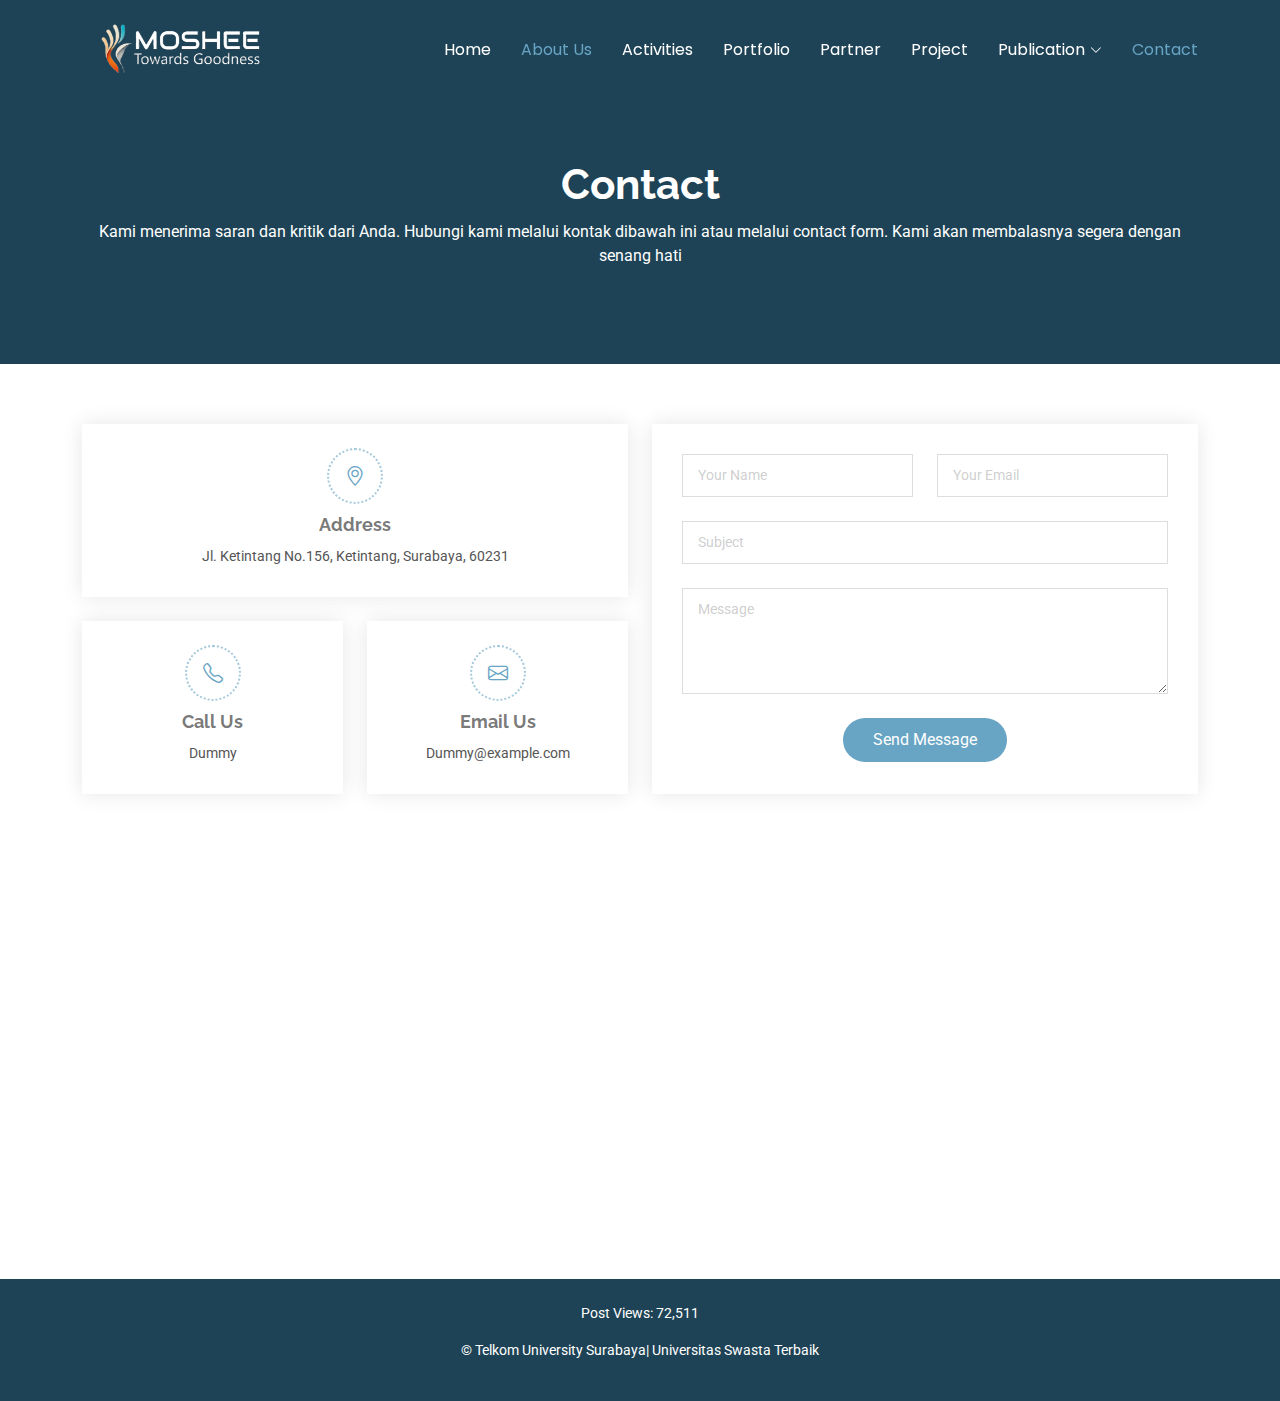
<file: contact.html>
<!DOCTYPE html>
<html lang="en">

<head>
  <meta charset="utf-8">
  <meta content="width=device-width, initial-scale=1.0" name="viewport">
  <title>Contact</title>
  <meta name="description" content="">
  <meta name="keywords" content="">

  <!-- Favicons -->
  <link href="assets/img/favicon.png" rel="icon">
  <link href="assets/img/apple-touch-icon.png" rel="apple-touch-icon">

  <!-- Fonts -->
  <link href="https://fonts.googleapis.com" rel="preconnect">
  <link href="https://fonts.gstatic.com" rel="preconnect" crossorigin>
  <link href="https://fonts.googleapis.com/css2?family=Roboto:ital,wght@0,100;0,300;0,400;0,500;0,700;0,900;1,100;1,300;1,400;1,500;1,700;1,900&family=Poppins:ital,wght@0,100;0,200;0,300;0,400;0,500;0,600;0,700;0,800;0,900;1,100;1,200;1,300;1,400;1,500;1,600;1,700;1,800;1,900&family=Raleway:ital,wght@0,100;0,200;0,300;0,400;0,500;0,600;0,700;0,800;0,900;1,100;1,200;1,300;1,400;1,500;1,600;1,700;1,800;1,900&display=swap" rel="stylesheet">

  <!-- Vendor CSS Files -->
  <link href="assets/vendor/bootstrap/css/bootstrap.min.css" rel="stylesheet">
  <link href="assets/vendor/bootstrap-icons/bootstrap-icons.css" rel="stylesheet">
  <link href="assets/vendor/aos/aos.css" rel="stylesheet">
  <link href="assets/vendor/glightbox/css/glightbox.min.css" rel="stylesheet">
  <link href="assets/vendor/swiper/swiper-bundle.min.css" rel="stylesheet">

  <!-- Main CSS File -->
  <link href="assets/css/main.css" rel="stylesheet">

  <!-- =======================================================
  * Template Name: Moderna
  * Template URL: https://bootstrapmade.com/free-bootstrap-template-corporate-moderna/
  * Updated: Aug 07 2024 with Bootstrap v5.3.3
  * Author: BootstrapMade.com
  * License: https://bootstrapmade.com/license/
  ======================================================== -->
</head>

<body class="contact-page">

  <header id="header" class="header d-flex align-items-center fixed-top">
    <div class="container-fluid container-xl position-relative d-flex align-items-center justify-content-between">
      <a href="index.html" class="logo d-flex align-items-center">
        <!-- Uncomment the line below if you also wish to use an image logo -->
        <img src="assets/img/logo4.png" alt="Logo CoE Moshee" style="height: 300px; width: auto;">
     
      </a>
      <nav id="navmenu" class="navmenu">
        <ul>
          <li><a href="index.html">Home</a></li>
          <li><a href="about.html" class="active">About Us</a></li>
          <li><a href="services.html">Activities</a></li>
          <li><a href="portfolio.html">Portfolio</a></li>
          <li><a href="team.html">Partner</a></li>
          <li><a href="blog.html">Project</a></li>
          <li class="dropdown"><a href="#"><span>Publication</span> <i class="bi bi-chevron-down toggle-dropdown"></i></a>
            <ul>
              <li><a href="#">Dropdown 1</a></li>
              <li class="dropdown"><a href="#"><span>Deep Dropdown</span> <i class="bi bi-chevron-down toggle-dropdown"></i></a>
                <ul>
                  <li><a href="#">Deep Dropdown 1</a></li>
                  <li><a href="#">Deep Dropdown 2</a></li>
                  <li><a href="#">Deep Dropdown 3</a></li>
                  <li><a href="#">Deep Dropdown 4</a></li>
                  <li><a href="#">Deep Dropdown 5</a></li>
                </ul>
              </li>
              <li><a href="#">Dropdown 2</a></li>
              <li><a href="#">Dropdown 3</a></li>
              <li><a href="#">Dropdown 4</a></li>
            </ul>
          </li>
          <li><a href="contact.html" class="active">Contact</a></li>
        </ul>
        <i class="mobile-nav-toggle d-xl-none bi bi-list"></i>
      </nav>

    </div>
  </header>

  <main class="main">

    <!-- Page Title -->
    <div class="page-title dark-background">
      <div class="container position-relative">
        <h1>Contact</h1>
        <p>Kami menerima saran dan kritik dari Anda. Hubungi kami melalui kontak dibawah ini atau melalui contact form. Kami akan membalasnya segera dengan senang hati</p>
          <!-- <ol>
            <li><a href="index.html">Home</a></li>
            <li class="current">Contact</li>
          </ol> -->
        </nav>
      </div>
    </div><!-- End Page Title -->

    <!-- Contact Section -->
    <section id="contact" class="contact section">

      <div class="container" data-aos="fade-up" data-aos-delay="100">

        <div class="row gy-4">
          <div class="col-lg-6 ">
            <div class="row gy-4">

              <div class="col-lg-12">
                <div class="info-item d-flex flex-column justify-content-center align-items-center" data-aos="fade-up" data-aos-delay="200">
                  <i class="bi bi-geo-alt"></i>
                  <h3>Address</h3>
                  <p>Jl. Ketintang No.156, Ketintang, Surabaya, 60231</p>
                </div>
              </div><!-- End Info Item -->

              <div class="col-md-6">
                <div class="info-item d-flex flex-column justify-content-center align-items-center" data-aos="fade-up" data-aos-delay="300">
                  <i class="bi bi-telephone"></i>
                  <h3>Call Us</h3>
                  <p>Dummy</p>
                </div>
              </div><!-- End Info Item -->

              <div class="col-md-6">
                <div class="info-item d-flex flex-column justify-content-center align-items-center" data-aos="fade-up" data-aos-delay="400">
                  <i class="bi bi-envelope"></i>
                  <h3>Email Us</h3>
                  <p>Dummy@example.com</p>
                </div>
              </div><!-- End Info Item -->

            </div>
          </div>

          <div class="col-lg-6">
            <form action="forms/contact.php" method="post" class="php-email-form" data-aos="fade-up" data-aos-delay="500">
              <div class="row gy-4">

                <div class="col-md-6">
                  <input type="text" name="name" class="form-control" placeholder="Your Name" required="">
                </div>

                <div class="col-md-6 ">
                  <input type="email" class="form-control" name="email" placeholder="Your Email" required="">
                </div>

                <div class="col-md-12">
                  <input type="text" class="form-control" name="subject" placeholder="Subject" required="">
                </div>

                <div class="col-md-12">
                  <textarea class="form-control" name="message" rows="4" placeholder="Message" required=""></textarea>
                </div>

                <div class="col-md-12 text-center">
                  <div class="loading">Loading</div>
                  <div class="error-message"></div>
                  <div class="sent-message">Your message has been sent. Thank you!</div>

                  <button type="submit">Send Message</button>
                </div>

              </div>
            </form>
          </div><!-- End Contact Form -->

        </div>

      </div>
      <div class="mt-5" data-aos="fade-up" data-aos-delay="200">
        <iframe style="border:0; width: 100%; height: 370px;" 
                src="https://www.google.com/maps/embed?pb=!1m18!1m12!1m3!1d3958.424893022168!2d112.73379357405874!3d-7.263191994732233!2m3!1f0!2f0!3f0!3m2!1i1024!2i768!4f13.1!3m3!1m2!1s0x2dd7fb7d40577cf7%3A0x9647db2c9a73bb5d!2sJl.%20Ketintang%20No.156%2C%20Ketintang%2C%20Kec.%20Gayungan%2C%20Surabaya%2C%20Jawa%20Timur%2060231!5e0!3m2!1sen!2sid!4v1676961268712!5m2!1sen!2sid" 
                frameborder="0" 
                allowfullscreen="" 
                loading="lazy" 
                referrerpolicy="no-referrer-when-downgrade">
        </iframe>
      </div>
      
      
    </section><!-- /Contact Section -->

  </main>

  <footer id="footer" class="footer dark-background text-center py-4">
    <div class="container">
      <p>Post Views: 72,511</p>
      <p>© Telkom University Surabaya| Universitas Swasta Terbaik</p>
    </div>
  </footer>

  <!-- Scroll Top -->
  <a href="#" id="scroll-top" class="scroll-top d-flex align-items-center justify-content-center"><i class="bi bi-arrow-up-short"></i></a>

  <!-- Preloader -->
  <div id="preloader"></div>

  <!-- Vendor JS Files -->
  <script src="assets/vendor/bootstrap/js/bootstrap.bundle.min.js"></script>
  <script src="assets/vendor/php-email-form/validate.js"></script>
  <script src="assets/vendor/aos/aos.js"></script>
  <script src="assets/vendor/glightbox/js/glightbox.min.js"></script>
  <script src="assets/vendor/purecounter/purecounter_vanilla.js"></script>
  <script src="assets/vendor/swiper/swiper-bundle.min.js"></script>
  <script src="assets/vendor/waypoints/noframework.waypoints.js"></script>
  <script src="assets/vendor/imagesloaded/imagesloaded.pkgd.min.js"></script>
  <script src="assets/vendor/isotope-layout/isotope.pkgd.min.js"></script>

  <!-- Main JS File -->
  <script src="assets/js/main.js"></script>

</body>

</html>
</file>
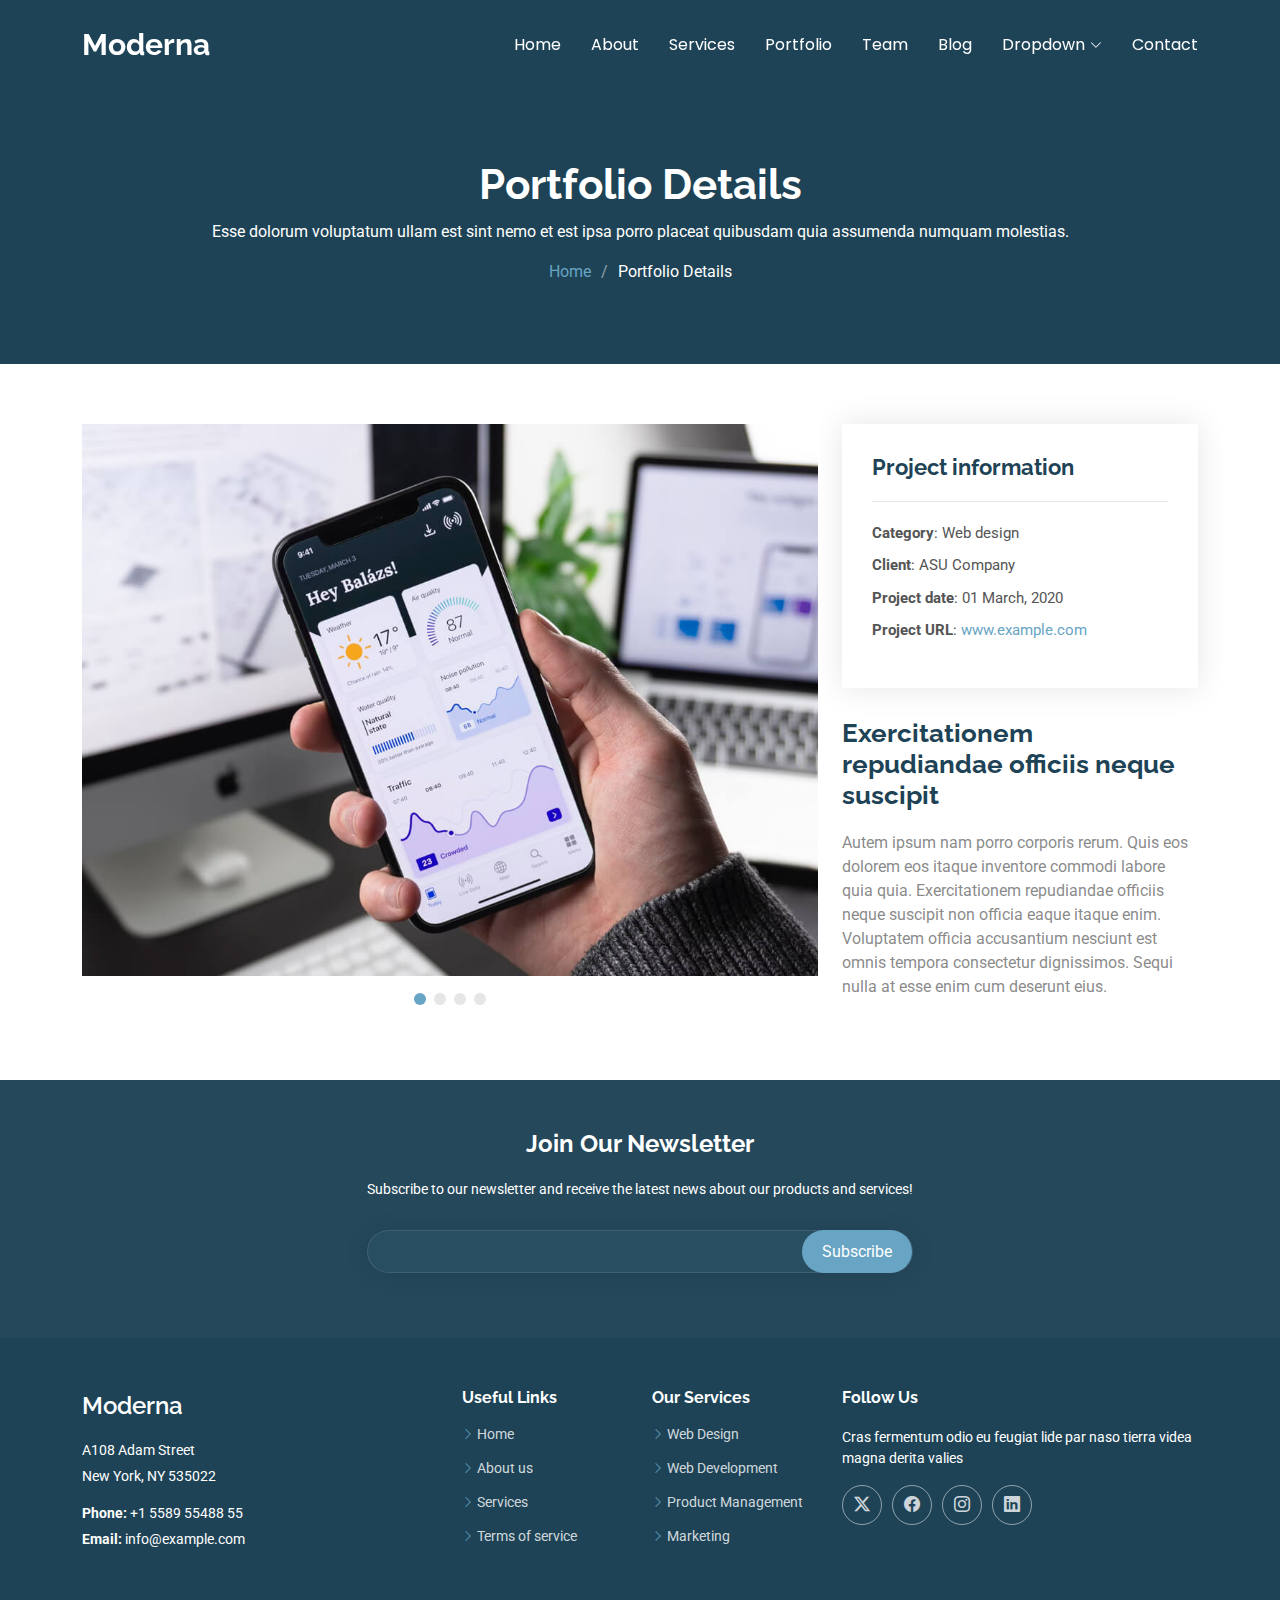
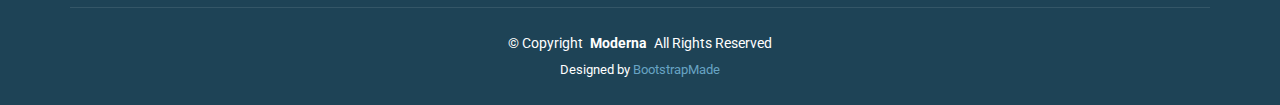
<file: portfolio-details.html>
<!DOCTYPE html>
<html lang="en">

<head>
  <meta charset="utf-8">
  <meta content="width=device-width, initial-scale=1.0" name="viewport">
  <title>Portfolio Details - Moderna Bootstrap Template</title>
  <meta name="description" content="">
  <meta name="keywords" content="">

  <!-- Favicons -->
  <link href="assets/img/favicon.png" rel="icon">
  <link href="assets/img/apple-touch-icon.png" rel="apple-touch-icon">

  <!-- Fonts -->
  <link href="https://fonts.googleapis.com" rel="preconnect">
  <link href="https://fonts.gstatic.com" rel="preconnect" crossorigin>
  <link href="https://fonts.googleapis.com/css2?family=Roboto:ital,wght@0,100;0,300;0,400;0,500;0,700;0,900;1,100;1,300;1,400;1,500;1,700;1,900&family=Poppins:ital,wght@0,100;0,200;0,300;0,400;0,500;0,600;0,700;0,800;0,900;1,100;1,200;1,300;1,400;1,500;1,600;1,700;1,800;1,900&family=Raleway:ital,wght@0,100;0,200;0,300;0,400;0,500;0,600;0,700;0,800;0,900;1,100;1,200;1,300;1,400;1,500;1,600;1,700;1,800;1,900&display=swap" rel="stylesheet">

  <!-- Vendor CSS Files -->
  <link href="assets/vendor/bootstrap/css/bootstrap.min.css" rel="stylesheet">
  <link href="assets/vendor/bootstrap-icons/bootstrap-icons.css" rel="stylesheet">
  <link href="assets/vendor/aos/aos.css" rel="stylesheet">
  <link href="assets/vendor/glightbox/css/glightbox.min.css" rel="stylesheet">
  <link href="assets/vendor/swiper/swiper-bundle.min.css" rel="stylesheet">

  <!-- Main CSS File -->
  <link href="assets/css/main.css" rel="stylesheet">

  <!-- =======================================================
  * Template Name: Moderna
  * Template URL: https://bootstrapmade.com/free-bootstrap-template-corporate-moderna/
  * Updated: Aug 07 2024 with Bootstrap v5.3.3
  * Author: BootstrapMade.com
  * License: https://bootstrapmade.com/license/
  ======================================================== -->
</head>

<body class="portfolio-details-page">

  <header id="header" class="header d-flex align-items-center fixed-top">
    <div class="container-fluid container-xl position-relative d-flex align-items-center justify-content-between">

      <a href="index.html" class="logo d-flex align-items-center">
        <!-- Uncomment the line below if you also wish to use an image logo -->
        <!-- <img src="assets/img/logo.png" alt=""> -->
        <h1 class="sitename">Moderna</h1>
      </a>

      <nav id="navmenu" class="navmenu">
        <ul>
          <li><a href="index.html">Home</a></li>
          <li><a href="about.html">About</a></li>
          <li><a href="services.html">Services</a></li>
          <li><a href="portfolio.html">Portfolio</a></li>
          <li><a href="team.html">Team</a></li>
          <li><a href="blog.html">Blog</a></li>
          <li class="dropdown"><a href="#"><span>Dropdown</span> <i class="bi bi-chevron-down toggle-dropdown"></i></a>
            <ul>
              <li><a href="#">Dropdown 1</a></li>
              <li class="dropdown"><a href="#"><span>Deep Dropdown</span> <i class="bi bi-chevron-down toggle-dropdown"></i></a>
                <ul>
                  <li><a href="#">Deep Dropdown 1</a></li>
                  <li><a href="#">Deep Dropdown 2</a></li>
                  <li><a href="#">Deep Dropdown 3</a></li>
                  <li><a href="#">Deep Dropdown 4</a></li>
                  <li><a href="#">Deep Dropdown 5</a></li>
                </ul>
              </li>
              <li><a href="#">Dropdown 2</a></li>
              <li><a href="#">Dropdown 3</a></li>
              <li><a href="#">Dropdown 4</a></li>
            </ul>
          </li>
          <li><a href="contact.html">Contact</a></li>
        </ul>
        <i class="mobile-nav-toggle d-xl-none bi bi-list"></i>
      </nav>

    </div>
  </header>

  <main class="main">

    <!-- Page Title -->
    <div class="page-title dark-background">
      <div class="container position-relative">
        <h1>Portfolio Details</h1>
        <p>Esse dolorum voluptatum ullam est sint nemo et est ipsa porro placeat quibusdam quia assumenda numquam molestias.</p>
        <nav class="breadcrumbs">
          <ol>
            <li><a href="index.html">Home</a></li>
            <li class="current">Portfolio Details</li>
          </ol>
        </nav>
      </div>
    </div><!-- End Page Title -->

    <!-- Portfolio Details Section -->
    <section id="portfolio-details" class="portfolio-details section">

      <div class="container" data-aos="fade-up" data-aos-delay="100">

        <div class="row gy-4">

          <div class="col-lg-8">
            <div class="portfolio-details-slider swiper init-swiper">

              <script type="application/json" class="swiper-config">
                {
                  "loop": true,
                  "speed": 600,
                  "autoplay": {
                    "delay": 5000
                  },
                  "slidesPerView": "auto",
                  "pagination": {
                    "el": ".swiper-pagination",
                    "type": "bullets",
                    "clickable": true
                  }
                }
              </script>

              <div class="swiper-wrapper align-items-center">

                <div class="swiper-slide">
                  <img src="assets/img/portfolio/app-1.jpg" alt="">
                </div>

                <div class="swiper-slide">
                  <img src="assets/img/portfolio/product-1.jpg" alt="">
                </div>

                <div class="swiper-slide">
                  <img src="assets/img/portfolio/branding-1.jpg" alt="">
                </div>

                <div class="swiper-slide">
                  <img src="assets/img/portfolio/books-1.jpg" alt="">
                </div>

              </div>
              <div class="swiper-pagination"></div>
            </div>
          </div>

          <div class="col-lg-4">
            <div class="portfolio-info" data-aos="fade-up" data-aos-delay="200">
              <h3>Project information</h3>
              <ul>
                <li><strong>Category</strong>: Web design</li>
                <li><strong>Client</strong>: ASU Company</li>
                <li><strong>Project date</strong>: 01 March, 2020</li>
                <li><strong>Project URL</strong>: <a href="#">www.example.com</a></li>
              </ul>
            </div>
            <div class="portfolio-description" data-aos="fade-up" data-aos-delay="300">
              <h2>Exercitationem repudiandae officiis neque suscipit</h2>
              <p>
                Autem ipsum nam porro corporis rerum. Quis eos dolorem eos itaque inventore commodi labore quia quia. Exercitationem repudiandae officiis neque suscipit non officia eaque itaque enim. Voluptatem officia accusantium nesciunt est omnis tempora consectetur dignissimos. Sequi nulla at esse enim cum deserunt eius.
              </p>
            </div>
          </div>

        </div>

      </div>

    </section><!-- /Portfolio Details Section -->

  </main>

  <footer id="footer" class="footer dark-background">

    <div class="footer-newsletter">
      <div class="container">
        <div class="row justify-content-center text-center">
          <div class="col-lg-6">
            <h4>Join Our Newsletter</h4>
            <p>Subscribe to our newsletter and receive the latest news about our products and services!</p>
            <form action="forms/newsletter.php" method="post" class="php-email-form">
              <div class="newsletter-form"><input type="email" name="email"><input type="submit" value="Subscribe"></div>
              <div class="loading">Loading</div>
              <div class="error-message"></div>
              <div class="sent-message">Your subscription request has been sent. Thank you!</div>
            </form>
          </div>
        </div>
      </div>
    </div>

    <div class="container footer-top">
      <div class="row gy-4">
        <div class="col-lg-4 col-md-6 footer-about">
          <a href="index.html" class="d-flex align-items-center">
            <span class="sitename">Moderna</span>
          </a>
          <div class="footer-contact pt-3">
            <p>A108 Adam Street</p>
            <p>New York, NY 535022</p>
            <p class="mt-3"><strong>Phone:</strong> <span>+1 5589 55488 55</span></p>
            <p><strong>Email:</strong> <span>info@example.com</span></p>
          </div>
        </div>

        <div class="col-lg-2 col-md-3 footer-links">
          <h4>Useful Links</h4>
          <ul>
            <li><i class="bi bi-chevron-right"></i> <a href="#">Home</a></li>
            <li><i class="bi bi-chevron-right"></i> <a href="#">About us</a></li>
            <li><i class="bi bi-chevron-right"></i> <a href="#">Services</a></li>
            <li><i class="bi bi-chevron-right"></i> <a href="#">Terms of service</a></li>
          </ul>
        </div>

        <div class="col-lg-2 col-md-3 footer-links">
          <h4>Our Services</h4>
          <ul>
            <li><i class="bi bi-chevron-right"></i> <a href="#">Web Design</a></li>
            <li><i class="bi bi-chevron-right"></i> <a href="#">Web Development</a></li>
            <li><i class="bi bi-chevron-right"></i> <a href="#">Product Management</a></li>
            <li><i class="bi bi-chevron-right"></i> <a href="#">Marketing</a></li>
          </ul>
        </div>

        <div class="col-lg-4 col-md-12">
          <h4>Follow Us</h4>
          <p>Cras fermentum odio eu feugiat lide par naso tierra videa magna derita valies</p>
          <div class="social-links d-flex">
            <a href=""><i class="bi bi-twitter-x"></i></a>
            <a href=""><i class="bi bi-facebook"></i></a>
            <a href=""><i class="bi bi-instagram"></i></a>
            <a href=""><i class="bi bi-linkedin"></i></a>
          </div>
        </div>

      </div>
    </div>

    <div class="container copyright text-center mt-4">
      <p>© <span>Copyright</span> <strong class="px-1 sitename">Moderna</strong> <span>All Rights Reserved</span></p>
      <div class="credits">
        <!-- All the links in the footer should remain intact. -->
        <!-- You can delete the links only if you've purchased the pro version. -->
        <!-- Licensing information: https://bootstrapmade.com/license/ -->
        <!-- Purchase the pro version with working PHP/AJAX contact form: [buy-url] -->
        Designed by <a href="https://bootstrapmade.com/">BootstrapMade</a>
      </div>
    </div>

  </footer>

  <!-- Scroll Top -->
  <a href="#" id="scroll-top" class="scroll-top d-flex align-items-center justify-content-center"><i class="bi bi-arrow-up-short"></i></a>

  <!-- Preloader -->
  <div id="preloader"></div>

  <!-- Vendor JS Files -->
  <script src="assets/vendor/bootstrap/js/bootstrap.bundle.min.js"></script>
  <script src="assets/vendor/php-email-form/validate.js"></script>
  <script src="assets/vendor/aos/aos.js"></script>
  <script src="assets/vendor/glightbox/js/glightbox.min.js"></script>
  <script src="assets/vendor/purecounter/purecounter_vanilla.js"></script>
  <script src="assets/vendor/swiper/swiper-bundle.min.js"></script>
  <script src="assets/vendor/waypoints/noframework.waypoints.js"></script>
  <script src="assets/vendor/imagesloaded/imagesloaded.pkgd.min.js"></script>
  <script src="assets/vendor/isotope-layout/isotope.pkgd.min.js"></script>

  <!-- Main JS File -->
  <script src="assets/js/main.js"></script>

</body>

</html>
</file>
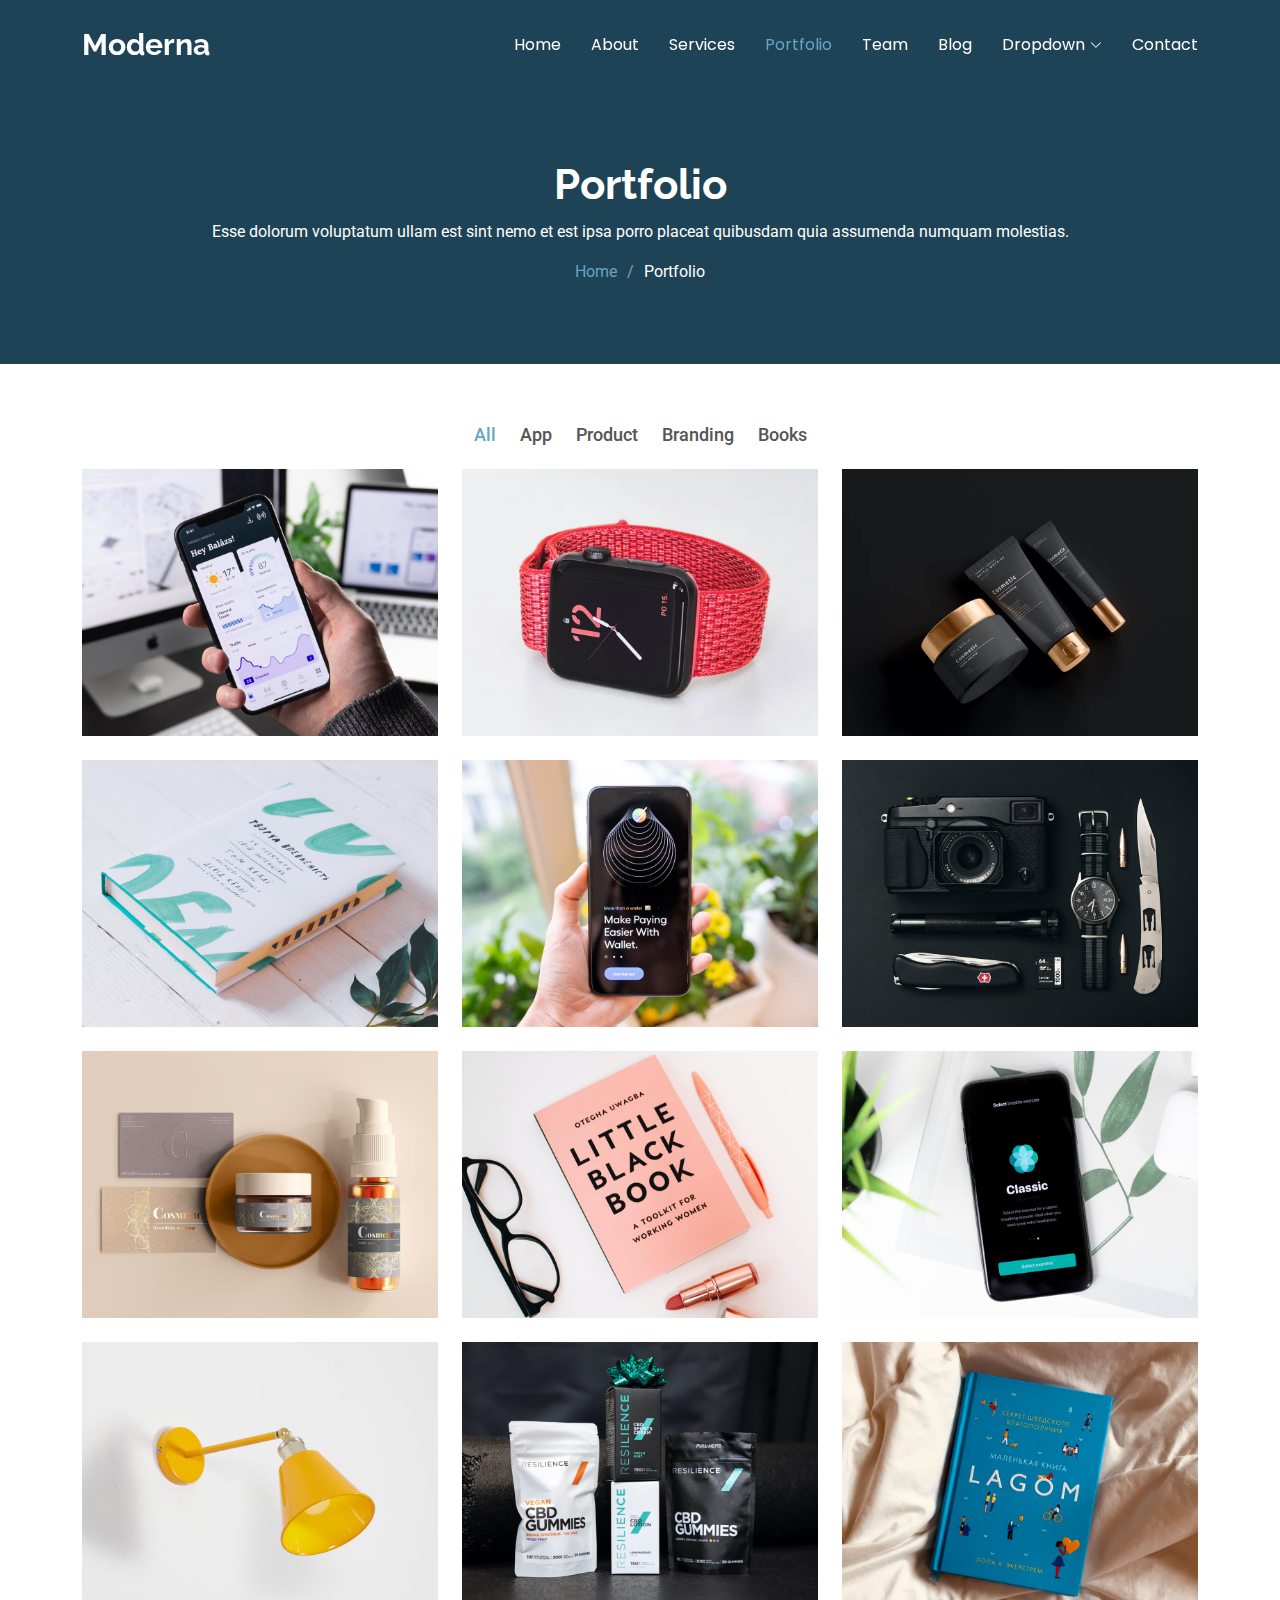
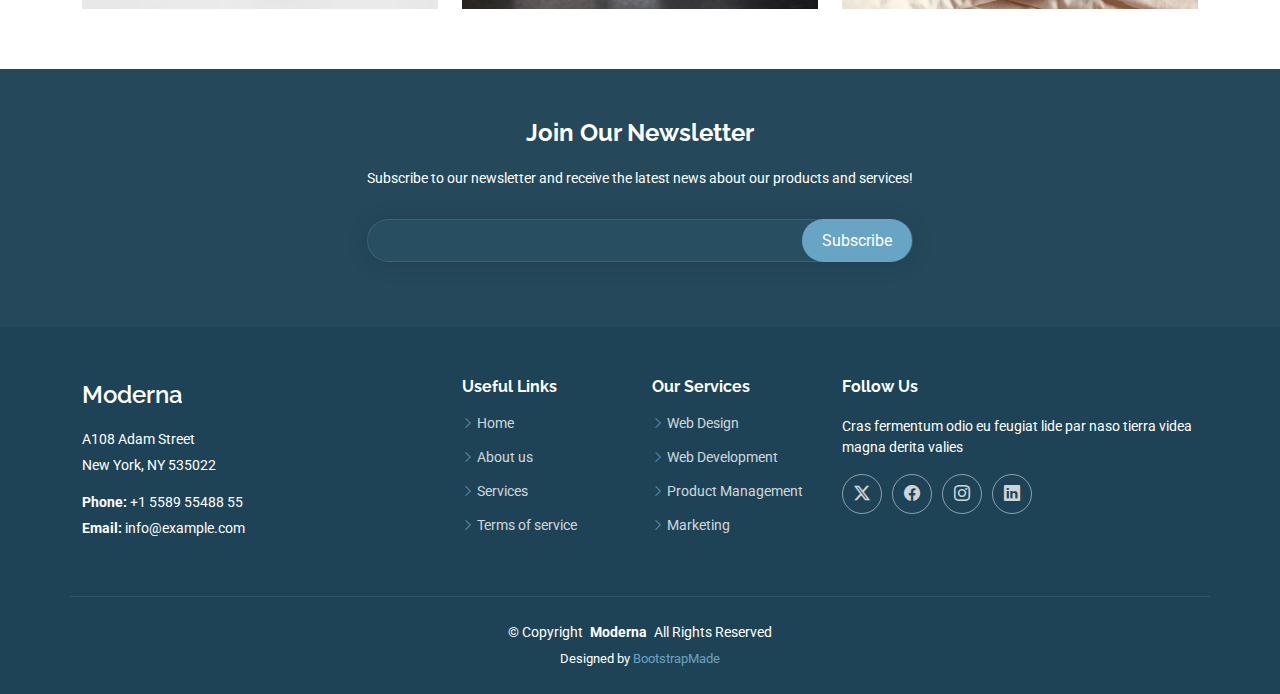
<file: portfolio.html>
<!DOCTYPE html>
<html lang="en">

<head>
  <meta charset="utf-8">
  <meta content="width=device-width, initial-scale=1.0" name="viewport">
  <title>Portfolio - Moderna Bootstrap Template</title>
  <meta name="description" content="">
  <meta name="keywords" content="">

  <!-- Favicons -->
  <link href="assets/img/favicon.png" rel="icon">
  <link href="assets/img/apple-touch-icon.png" rel="apple-touch-icon">

  <!-- Fonts -->
  <link href="https://fonts.googleapis.com" rel="preconnect">
  <link href="https://fonts.gstatic.com" rel="preconnect" crossorigin>
  <link href="https://fonts.googleapis.com/css2?family=Roboto:ital,wght@0,100;0,300;0,400;0,500;0,700;0,900;1,100;1,300;1,400;1,500;1,700;1,900&family=Poppins:ital,wght@0,100;0,200;0,300;0,400;0,500;0,600;0,700;0,800;0,900;1,100;1,200;1,300;1,400;1,500;1,600;1,700;1,800;1,900&family=Raleway:ital,wght@0,100;0,200;0,300;0,400;0,500;0,600;0,700;0,800;0,900;1,100;1,200;1,300;1,400;1,500;1,600;1,700;1,800;1,900&display=swap" rel="stylesheet">

  <!-- Vendor CSS Files -->
  <link href="assets/vendor/bootstrap/css/bootstrap.min.css" rel="stylesheet">
  <link href="assets/vendor/bootstrap-icons/bootstrap-icons.css" rel="stylesheet">
  <link href="assets/vendor/aos/aos.css" rel="stylesheet">
  <link href="assets/vendor/glightbox/css/glightbox.min.css" rel="stylesheet">
  <link href="assets/vendor/swiper/swiper-bundle.min.css" rel="stylesheet">

  <!-- Main CSS File -->
  <link href="assets/css/main.css" rel="stylesheet">

  <!-- =======================================================
  * Template Name: Moderna
  * Template URL: https://bootstrapmade.com/free-bootstrap-template-corporate-moderna/
  * Updated: Aug 07 2024 with Bootstrap v5.3.3
  * Author: BootstrapMade.com
  * License: https://bootstrapmade.com/license/
  ======================================================== -->
</head>

<body class="portfolio-page">

  <header id="header" class="header d-flex align-items-center fixed-top">
    <div class="container-fluid container-xl position-relative d-flex align-items-center justify-content-between">

      <a href="index.html" class="logo d-flex align-items-center">
        <!-- Uncomment the line below if you also wish to use an image logo -->
        <!-- <img src="assets/img/logo.png" alt=""> -->
        <h1 class="sitename">Moderna</h1>
      </a>

      <nav id="navmenu" class="navmenu">
        <ul>
          <li><a href="index.html">Home</a></li>
          <li><a href="about.html">About</a></li>
          <li><a href="services.html">Services</a></li>
          <li><a href="portfolio.html" class="active">Portfolio</a></li>
          <li><a href="team.html">Team</a></li>
          <li><a href="blog.html">Blog</a></li>
          <li class="dropdown"><a href="#"><span>Dropdown</span> <i class="bi bi-chevron-down toggle-dropdown"></i></a>
            <ul>
              <li><a href="#">Dropdown 1</a></li>
              <li class="dropdown"><a href="#"><span>Deep Dropdown</span> <i class="bi bi-chevron-down toggle-dropdown"></i></a>
                <ul>
                  <li><a href="#">Deep Dropdown 1</a></li>
                  <li><a href="#">Deep Dropdown 2</a></li>
                  <li><a href="#">Deep Dropdown 3</a></li>
                  <li><a href="#">Deep Dropdown 4</a></li>
                  <li><a href="#">Deep Dropdown 5</a></li>
                </ul>
              </li>
              <li><a href="#">Dropdown 2</a></li>
              <li><a href="#">Dropdown 3</a></li>
              <li><a href="#">Dropdown 4</a></li>
            </ul>
          </li>
          <li><a href="contact.html">Contact</a></li>
        </ul>
        <i class="mobile-nav-toggle d-xl-none bi bi-list"></i>
      </nav>

    </div>
  </header>

  <main class="main">

    <!-- Page Title -->
    <div class="page-title dark-background">
      <div class="container position-relative">
        <h1>Portfolio</h1>
        <p>Esse dolorum voluptatum ullam est sint nemo et est ipsa porro placeat quibusdam quia assumenda numquam molestias.</p>
        <nav class="breadcrumbs">
          <ol>
            <li><a href="index.html">Home</a></li>
            <li class="current">Portfolio</li>
          </ol>
        </nav>
      </div>
    </div><!-- End Page Title -->

    <!-- Portfolio Section -->
    <section id="portfolio" class="portfolio section">

      <div class="container">

        <div class="isotope-layout" data-default-filter="*" data-layout="masonry" data-sort="original-order">

          <ul class="portfolio-filters isotope-filters" data-aos="fade-up" data-aos-delay="100">
            <li data-filter="*" class="filter-active">All</li>
            <li data-filter=".filter-app">App</li>
            <li data-filter=".filter-product">Product</li>
            <li data-filter=".filter-branding">Branding</li>
            <li data-filter=".filter-books">Books</li>
          </ul><!-- End Portfolio Filters -->

          <div class="row gy-4 isotope-container" data-aos="fade-up" data-aos-delay="200">

            <div class="col-lg-4 col-md-6 portfolio-item isotope-item filter-app">
              <div class="portfolio-content h-100">
                <img src="assets/img/portfolio/app-1.jpg" class="img-fluid" alt="">
                <div class="portfolio-info">
                  <h4>App 1</h4>
                  <p>Lorem ipsum, dolor sit amet consectetur</p>
                  <a href="assets/img/portfolio/app-1.jpg" title="App 1" data-gallery="portfolio-gallery-app" class="glightbox preview-link"><i class="bi bi-zoom-in"></i></a>
                  <a href="portfolio-details.html" title="More Details" class="details-link"><i class="bi bi-link-45deg"></i></a>
                </div>
              </div>
            </div><!-- End Portfolio Item -->

            <div class="col-lg-4 col-md-6 portfolio-item isotope-item filter-product">
              <div class="portfolio-content h-100">
                <img src="assets/img/portfolio/product-1.jpg" class="img-fluid" alt="">
                <div class="portfolio-info">
                  <h4>Product 1</h4>
                  <p>Lorem ipsum, dolor sit amet consectetur</p>
                  <a href="assets/img/portfolio/product-1.jpg" title="Product 1" data-gallery="portfolio-gallery-product" class="glightbox preview-link"><i class="bi bi-zoom-in"></i></a>
                  <a href="portfolio-details.html" title="More Details" class="details-link"><i class="bi bi-link-45deg"></i></a>
                </div>
              </div>
            </div><!-- End Portfolio Item -->

            <div class="col-lg-4 col-md-6 portfolio-item isotope-item filter-branding">
              <div class="portfolio-content h-100">
                <img src="assets/img/portfolio/branding-1.jpg" class="img-fluid" alt="">
                <div class="portfolio-info">
                  <h4>Branding 1</h4>
                  <p>Lorem ipsum, dolor sit amet consectetur</p>
                  <a href="assets/img/portfolio/branding-1.jpg" title="Branding 1" data-gallery="portfolio-gallery-branding" class="glightbox preview-link"><i class="bi bi-zoom-in"></i></a>
                  <a href="portfolio-details.html" title="More Details" class="details-link"><i class="bi bi-link-45deg"></i></a>
                </div>
              </div>
            </div><!-- End Portfolio Item -->

            <div class="col-lg-4 col-md-6 portfolio-item isotope-item filter-books">
              <div class="portfolio-content h-100">
                <img src="assets/img/portfolio/books-1.jpg" class="img-fluid" alt="">
                <div class="portfolio-info">
                  <h4>Books 1</h4>
                  <p>Lorem ipsum, dolor sit amet consectetur</p>
                  <a href="assets/img/portfolio/books-1.jpg" title="Branding 1" data-gallery="portfolio-gallery-book" class="glightbox preview-link"><i class="bi bi-zoom-in"></i></a>
                  <a href="portfolio-details.html" title="More Details" class="details-link"><i class="bi bi-link-45deg"></i></a>
                </div>
              </div>
            </div><!-- End Portfolio Item -->

            <div class="col-lg-4 col-md-6 portfolio-item isotope-item filter-app">
              <div class="portfolio-content h-100">
                <img src="assets/img/portfolio/app-2.jpg" class="img-fluid" alt="">
                <div class="portfolio-info">
                  <h4>App 2</h4>
                  <p>Lorem ipsum, dolor sit amet consectetur</p>
                  <a href="assets/img/portfolio/app-2.jpg" title="App 2" data-gallery="portfolio-gallery-app" class="glightbox preview-link"><i class="bi bi-zoom-in"></i></a>
                  <a href="portfolio-details.html" title="More Details" class="details-link"><i class="bi bi-link-45deg"></i></a>
                </div>
              </div>
            </div><!-- End Portfolio Item -->

            <div class="col-lg-4 col-md-6 portfolio-item isotope-item filter-product">
              <div class="portfolio-content h-100">
                <img src="assets/img/portfolio/product-2.jpg" class="img-fluid" alt="">
                <div class="portfolio-info">
                  <h4>Product 2</h4>
                  <p>Lorem ipsum, dolor sit amet consectetur</p>
                  <a href="assets/img/portfolio/product-2.jpg" title="Product 2" data-gallery="portfolio-gallery-product" class="glightbox preview-link"><i class="bi bi-zoom-in"></i></a>
                  <a href="portfolio-details.html" title="More Details" class="details-link"><i class="bi bi-link-45deg"></i></a>
                </div>
              </div>
            </div><!-- End Portfolio Item -->

            <div class="col-lg-4 col-md-6 portfolio-item isotope-item filter-branding">
              <div class="portfolio-content h-100">
                <img src="assets/img/portfolio/branding-2.jpg" class="img-fluid" alt="">
                <div class="portfolio-info">
                  <h4>Branding 2</h4>
                  <p>Lorem ipsum, dolor sit amet consectetur</p>
                  <a href="assets/img/portfolio/branding-2.jpg" title="Branding 2" data-gallery="portfolio-gallery-branding" class="glightbox preview-link"><i class="bi bi-zoom-in"></i></a>
                  <a href="portfolio-details.html" title="More Details" class="details-link"><i class="bi bi-link-45deg"></i></a>
                </div>
              </div>
            </div><!-- End Portfolio Item -->

            <div class="col-lg-4 col-md-6 portfolio-item isotope-item filter-books">
              <div class="portfolio-content h-100">
                <img src="assets/img/portfolio/books-2.jpg" class="img-fluid" alt="">
                <div class="portfolio-info">
                  <h4>Books 2</h4>
                  <p>Lorem ipsum, dolor sit amet consectetur</p>
                  <a href="assets/img/portfolio/books-2.jpg" title="Branding 2" data-gallery="portfolio-gallery-book" class="glightbox preview-link"><i class="bi bi-zoom-in"></i></a>
                  <a href="portfolio-details.html" title="More Details" class="details-link"><i class="bi bi-link-45deg"></i></a>
                </div>
              </div>
            </div><!-- End Portfolio Item -->

            <div class="col-lg-4 col-md-6 portfolio-item isotope-item filter-app">
              <div class="portfolio-content h-100">
                <img src="assets/img/portfolio/app-3.jpg" class="img-fluid" alt="">
                <div class="portfolio-info">
                  <h4>App 3</h4>
                  <p>Lorem ipsum, dolor sit amet consectetur</p>
                  <a href="assets/img/portfolio/app-3.jpg" title="App 3" data-gallery="portfolio-gallery-app" class="glightbox preview-link"><i class="bi bi-zoom-in"></i></a>
                  <a href="portfolio-details.html" title="More Details" class="details-link"><i class="bi bi-link-45deg"></i></a>
                </div>
              </div>
            </div><!-- End Portfolio Item -->

            <div class="col-lg-4 col-md-6 portfolio-item isotope-item filter-product">
              <div class="portfolio-content h-100">
                <img src="assets/img/portfolio/product-3.jpg" class="img-fluid" alt="">
                <div class="portfolio-info">
                  <h4>Product 3</h4>
                  <p>Lorem ipsum, dolor sit amet consectetur</p>
                  <a href="assets/img/portfolio/product-3.jpg" title="Product 3" data-gallery="portfolio-gallery-product" class="glightbox preview-link"><i class="bi bi-zoom-in"></i></a>
                  <a href="portfolio-details.html" title="More Details" class="details-link"><i class="bi bi-link-45deg"></i></a>
                </div>
              </div>
            </div><!-- End Portfolio Item -->

            <div class="col-lg-4 col-md-6 portfolio-item isotope-item filter-branding">
              <div class="portfolio-content h-100">
                <img src="assets/img/portfolio/branding-3.jpg" class="img-fluid" alt="">
                <div class="portfolio-info">
                  <h4>Branding 3</h4>
                  <p>Lorem ipsum, dolor sit amet consectetur</p>
                  <a href="assets/img/portfolio/branding-3.jpg" title="Branding 2" data-gallery="portfolio-gallery-branding" class="glightbox preview-link"><i class="bi bi-zoom-in"></i></a>
                  <a href="portfolio-details.html" title="More Details" class="details-link"><i class="bi bi-link-45deg"></i></a>
                </div>
              </div>
            </div><!-- End Portfolio Item -->

            <div class="col-lg-4 col-md-6 portfolio-item isotope-item filter-books">
              <div class="portfolio-content h-100">
                <img src="assets/img/portfolio/books-3.jpg" class="img-fluid" alt="">
                <div class="portfolio-info">
                  <h4>Books 3</h4>
                  <p>Lorem ipsum, dolor sit amet consectetur</p>
                  <a href="assets/img/portfolio/books-3.jpg" title="Branding 3" data-gallery="portfolio-gallery-book" class="glightbox preview-link"><i class="bi bi-zoom-in"></i></a>
                  <a href="portfolio-details.html" title="More Details" class="details-link"><i class="bi bi-link-45deg"></i></a>
                </div>
              </div>
            </div><!-- End Portfolio Item -->

          </div><!-- End Portfolio Container -->

        </div>

      </div>

    </section><!-- /Portfolio Section -->

  </main>

  <footer id="footer" class="footer dark-background">

    <div class="footer-newsletter">
      <div class="container">
        <div class="row justify-content-center text-center">
          <div class="col-lg-6">
            <h4>Join Our Newsletter</h4>
            <p>Subscribe to our newsletter and receive the latest news about our products and services!</p>
            <form action="forms/newsletter.php" method="post" class="php-email-form">
              <div class="newsletter-form"><input type="email" name="email"><input type="submit" value="Subscribe"></div>
              <div class="loading">Loading</div>
              <div class="error-message"></div>
              <div class="sent-message">Your subscription request has been sent. Thank you!</div>
            </form>
          </div>
        </div>
      </div>
    </div>

    <div class="container footer-top">
      <div class="row gy-4">
        <div class="col-lg-4 col-md-6 footer-about">
          <a href="index.html" class="d-flex align-items-center">
            <span class="sitename">Moderna</span>
          </a>
          <div class="footer-contact pt-3">
            <p>A108 Adam Street</p>
            <p>New York, NY 535022</p>
            <p class="mt-3"><strong>Phone:</strong> <span>+1 5589 55488 55</span></p>
            <p><strong>Email:</strong> <span>info@example.com</span></p>
          </div>
        </div>

        <div class="col-lg-2 col-md-3 footer-links">
          <h4>Useful Links</h4>
          <ul>
            <li><i class="bi bi-chevron-right"></i> <a href="#">Home</a></li>
            <li><i class="bi bi-chevron-right"></i> <a href="#">About us</a></li>
            <li><i class="bi bi-chevron-right"></i> <a href="#">Services</a></li>
            <li><i class="bi bi-chevron-right"></i> <a href="#">Terms of service</a></li>
          </ul>
        </div>

        <div class="col-lg-2 col-md-3 footer-links">
          <h4>Our Services</h4>
          <ul>
            <li><i class="bi bi-chevron-right"></i> <a href="#">Web Design</a></li>
            <li><i class="bi bi-chevron-right"></i> <a href="#">Web Development</a></li>
            <li><i class="bi bi-chevron-right"></i> <a href="#">Product Management</a></li>
            <li><i class="bi bi-chevron-right"></i> <a href="#">Marketing</a></li>
          </ul>
        </div>

        <div class="col-lg-4 col-md-12">
          <h4>Follow Us</h4>
          <p>Cras fermentum odio eu feugiat lide par naso tierra videa magna derita valies</p>
          <div class="social-links d-flex">
            <a href=""><i class="bi bi-twitter-x"></i></a>
            <a href=""><i class="bi bi-facebook"></i></a>
            <a href=""><i class="bi bi-instagram"></i></a>
            <a href=""><i class="bi bi-linkedin"></i></a>
          </div>
        </div>

      </div>
    </div>

    <div class="container copyright text-center mt-4">
      <p>© <span>Copyright</span> <strong class="px-1 sitename">Moderna</strong> <span>All Rights Reserved</span></p>
      <div class="credits">
        <!-- All the links in the footer should remain intact. -->
        <!-- You can delete the links only if you've purchased the pro version. -->
        <!-- Licensing information: https://bootstrapmade.com/license/ -->
        <!-- Purchase the pro version with working PHP/AJAX contact form: [buy-url] -->
        Designed by <a href="https://bootstrapmade.com/">BootstrapMade</a>
      </div>
    </div>

  </footer>

  <!-- Scroll Top -->
  <a href="#" id="scroll-top" class="scroll-top d-flex align-items-center justify-content-center"><i class="bi bi-arrow-up-short"></i></a>

  <!-- Preloader -->
  <div id="preloader"></div>

  <!-- Vendor JS Files -->
  <script src="assets/vendor/bootstrap/js/bootstrap.bundle.min.js"></script>
  <script src="assets/vendor/php-email-form/validate.js"></script>
  <script src="assets/vendor/aos/aos.js"></script>
  <script src="assets/vendor/glightbox/js/glightbox.min.js"></script>
  <script src="assets/vendor/purecounter/purecounter_vanilla.js"></script>
  <script src="assets/vendor/swiper/swiper-bundle.min.js"></script>
  <script src="assets/vendor/waypoints/noframework.waypoints.js"></script>
  <script src="assets/vendor/imagesloaded/imagesloaded.pkgd.min.js"></script>
  <script src="assets/vendor/isotope-layout/isotope.pkgd.min.js"></script>

  <!-- Main JS File -->
  <script src="assets/js/main.js"></script>

</body>

</html>
</file>
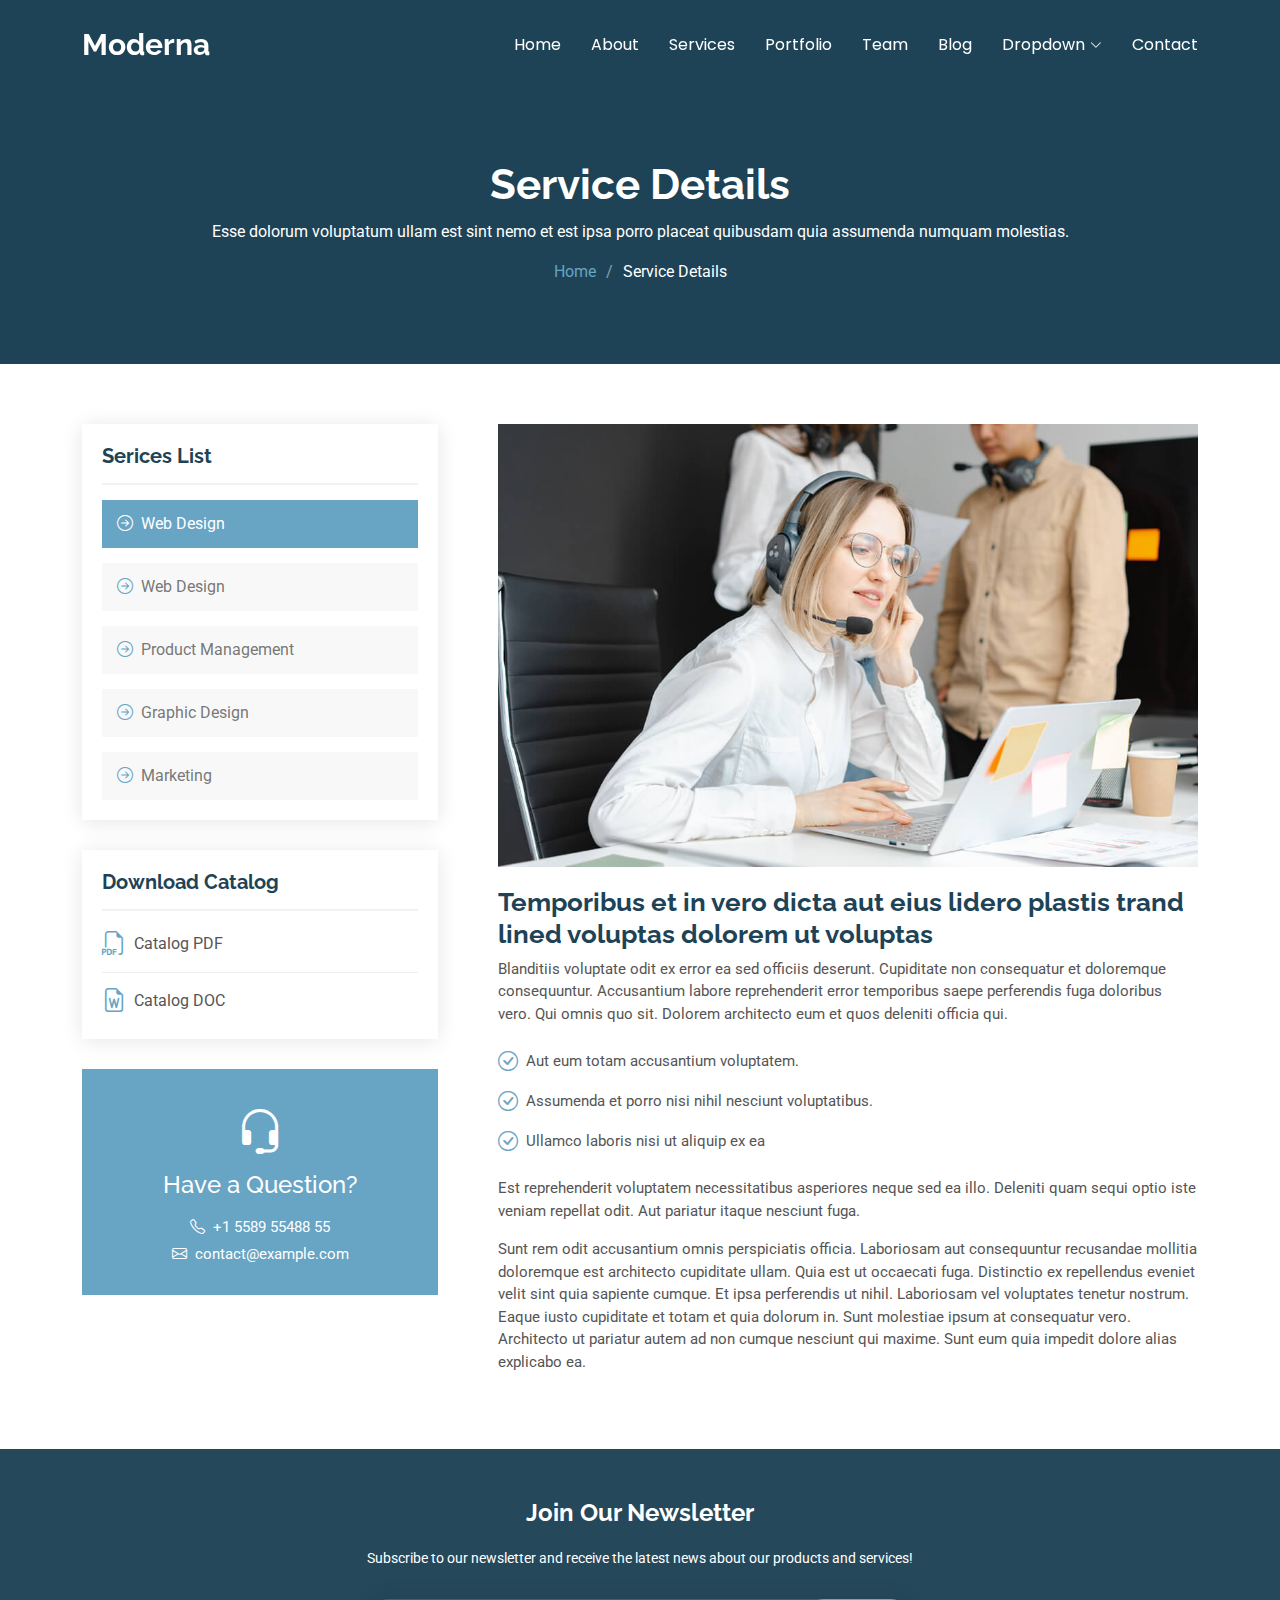
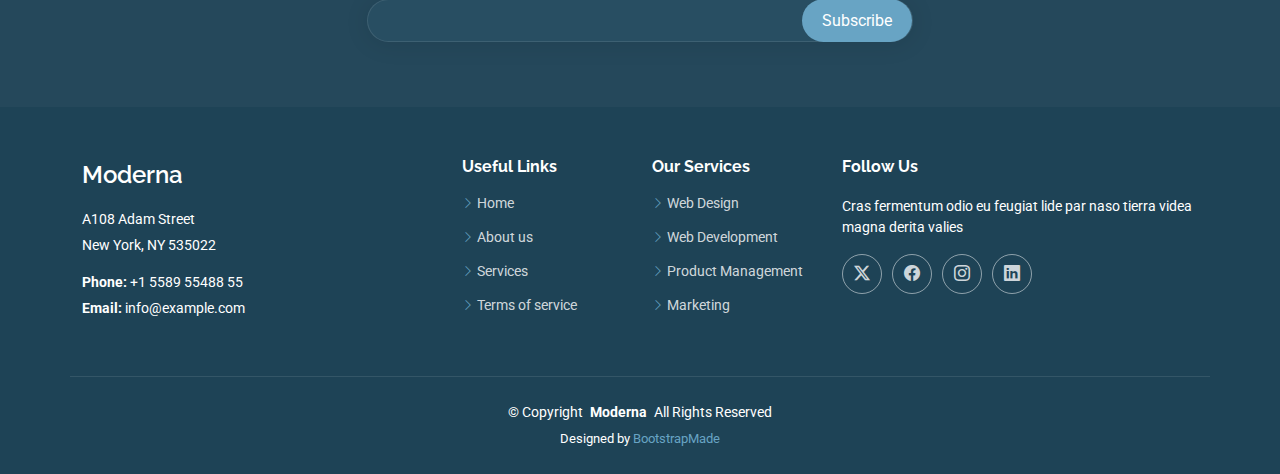
<file: service-details.html>
<!DOCTYPE html>
<html lang="en">

<head>
  <meta charset="utf-8">
  <meta content="width=device-width, initial-scale=1.0" name="viewport">
  <title>Service Details - Moderna Bootstrap Template</title>
  <meta name="description" content="">
  <meta name="keywords" content="">

  <!-- Favicons -->
  <link href="assets/img/favicon.png" rel="icon">
  <link href="assets/img/apple-touch-icon.png" rel="apple-touch-icon">

  <!-- Fonts -->
  <link href="https://fonts.googleapis.com" rel="preconnect">
  <link href="https://fonts.gstatic.com" rel="preconnect" crossorigin>
  <link href="https://fonts.googleapis.com/css2?family=Roboto:ital,wght@0,100;0,300;0,400;0,500;0,700;0,900;1,100;1,300;1,400;1,500;1,700;1,900&family=Poppins:ital,wght@0,100;0,200;0,300;0,400;0,500;0,600;0,700;0,800;0,900;1,100;1,200;1,300;1,400;1,500;1,600;1,700;1,800;1,900&family=Raleway:ital,wght@0,100;0,200;0,300;0,400;0,500;0,600;0,700;0,800;0,900;1,100;1,200;1,300;1,400;1,500;1,600;1,700;1,800;1,900&display=swap" rel="stylesheet">

  <!-- Vendor CSS Files -->
  <link href="assets/vendor/bootstrap/css/bootstrap.min.css" rel="stylesheet">
  <link href="assets/vendor/bootstrap-icons/bootstrap-icons.css" rel="stylesheet">
  <link href="assets/vendor/aos/aos.css" rel="stylesheet">
  <link href="assets/vendor/glightbox/css/glightbox.min.css" rel="stylesheet">
  <link href="assets/vendor/swiper/swiper-bundle.min.css" rel="stylesheet">

  <!-- Main CSS File -->
  <link href="assets/css/main.css" rel="stylesheet">

  <!-- =======================================================
  * Template Name: Moderna
  * Template URL: https://bootstrapmade.com/free-bootstrap-template-corporate-moderna/
  * Updated: Aug 07 2024 with Bootstrap v5.3.3
  * Author: BootstrapMade.com
  * License: https://bootstrapmade.com/license/
  ======================================================== -->
</head>

<body class="service-details-page">

  <header id="header" class="header d-flex align-items-center fixed-top">
    <div class="container-fluid container-xl position-relative d-flex align-items-center justify-content-between">

      <a href="index.html" class="logo d-flex align-items-center">
        <!-- Uncomment the line below if you also wish to use an image logo -->
        <!-- <img src="assets/img/logo.png" alt=""> -->
        <h1 class="sitename">Moderna</h1>
      </a>

      <nav id="navmenu" class="navmenu">
        <ul>
          <li><a href="index.html">Home</a></li>
          <li><a href="about.html">About</a></li>
          <li><a href="services.html">Services</a></li>
          <li><a href="portfolio.html">Portfolio</a></li>
          <li><a href="team.html">Team</a></li>
          <li><a href="blog.html">Blog</a></li>
          <li class="dropdown"><a href="#"><span>Dropdown</span> <i class="bi bi-chevron-down toggle-dropdown"></i></a>
            <ul>
              <li><a href="#">Dropdown 1</a></li>
              <li class="dropdown"><a href="#"><span>Deep Dropdown</span> <i class="bi bi-chevron-down toggle-dropdown"></i></a>
                <ul>
                  <li><a href="#">Deep Dropdown 1</a></li>
                  <li><a href="#">Deep Dropdown 2</a></li>
                  <li><a href="#">Deep Dropdown 3</a></li>
                  <li><a href="#">Deep Dropdown 4</a></li>
                  <li><a href="#">Deep Dropdown 5</a></li>
                </ul>
              </li>
              <li><a href="#">Dropdown 2</a></li>
              <li><a href="#">Dropdown 3</a></li>
              <li><a href="#">Dropdown 4</a></li>
            </ul>
          </li>
          <li><a href="contact.html">Contact</a></li>
        </ul>
        <i class="mobile-nav-toggle d-xl-none bi bi-list"></i>
      </nav>

    </div>
  </header>

  <main class="main">

    <!-- Page Title -->
    <div class="page-title dark-background">
      <div class="container position-relative">
        <h1>Service Details</h1>
        <p>Esse dolorum voluptatum ullam est sint nemo et est ipsa porro placeat quibusdam quia assumenda numquam molestias.</p>
        <nav class="breadcrumbs">
          <ol>
            <li><a href="index.html">Home</a></li>
            <li class="current">Service Details</li>
          </ol>
        </nav>
      </div>
    </div><!-- End Page Title -->

    <!-- Service Details Section -->
    <section id="service-details" class="service-details section">

      <div class="container">

        <div class="row gy-5">

          <div class="col-lg-4" data-aos="fade-up" data-aos-delay="100">

            <div class="service-box">
              <h4>Serices List</h4>
              <div class="services-list">
                <a href="#" class="active"><i class="bi bi-arrow-right-circle"></i><span>Web Design</span></a>
                <a href="#"><i class="bi bi-arrow-right-circle"></i><span>Web Design</span></a>
                <a href="#"><i class="bi bi-arrow-right-circle"></i><span>Product Management</span></a>
                <a href="#"><i class="bi bi-arrow-right-circle"></i><span>Graphic Design</span></a>
                <a href="#"><i class="bi bi-arrow-right-circle"></i><span>Marketing</span></a>
              </div>
            </div><!-- End Services List -->

            <div class="service-box">
              <h4>Download Catalog</h4>
              <div class="download-catalog">
                <a href="#"><i class="bi bi-filetype-pdf"></i><span>Catalog PDF</span></a>
                <a href="#"><i class="bi bi-file-earmark-word"></i><span>Catalog DOC</span></a>
              </div>
            </div><!-- End Services List -->

            <div class="help-box d-flex flex-column justify-content-center align-items-center">
              <i class="bi bi-headset help-icon"></i>
              <h4>Have a Question?</h4>
              <p class="d-flex align-items-center mt-2 mb-0"><i class="bi bi-telephone me-2"></i> <span>+1 5589 55488 55</span></p>
              <p class="d-flex align-items-center mt-1 mb-0"><i class="bi bi-envelope me-2"></i> <a href="mailto:contact@example.com">contact@example.com</a></p>
            </div>

          </div>

          <div class="col-lg-8 ps-lg-5" data-aos="fade-up" data-aos-delay="200">
            <img src="assets/img/services.jpg" alt="" class="img-fluid services-img">
            <h3>Temporibus et in vero dicta aut eius lidero plastis trand lined voluptas dolorem ut voluptas</h3>
            <p>
              Blanditiis voluptate odit ex error ea sed officiis deserunt. Cupiditate non consequatur et doloremque consequuntur. Accusantium labore reprehenderit error temporibus saepe perferendis fuga doloribus vero. Qui omnis quo sit. Dolorem architecto eum et quos deleniti officia qui.
            </p>
            <ul>
              <li><i class="bi bi-check-circle"></i> <span>Aut eum totam accusantium voluptatem.</span></li>
              <li><i class="bi bi-check-circle"></i> <span>Assumenda et porro nisi nihil nesciunt voluptatibus.</span></li>
              <li><i class="bi bi-check-circle"></i> <span>Ullamco laboris nisi ut aliquip ex ea</span></li>
            </ul>
            <p>
              Est reprehenderit voluptatem necessitatibus asperiores neque sed ea illo. Deleniti quam sequi optio iste veniam repellat odit. Aut pariatur itaque nesciunt fuga.
            </p>
            <p>
              Sunt rem odit accusantium omnis perspiciatis officia. Laboriosam aut consequuntur recusandae mollitia doloremque est architecto cupiditate ullam. Quia est ut occaecati fuga. Distinctio ex repellendus eveniet velit sint quia sapiente cumque. Et ipsa perferendis ut nihil. Laboriosam vel voluptates tenetur nostrum. Eaque iusto cupiditate et totam et quia dolorum in. Sunt molestiae ipsum at consequatur vero. Architecto ut pariatur autem ad non cumque nesciunt qui maxime. Sunt eum quia impedit dolore alias explicabo ea.
            </p>
          </div>

        </div>

      </div>

    </section><!-- /Service Details Section -->

  </main>

  <footer id="footer" class="footer dark-background">

    <div class="footer-newsletter">
      <div class="container">
        <div class="row justify-content-center text-center">
          <div class="col-lg-6">
            <h4>Join Our Newsletter</h4>
            <p>Subscribe to our newsletter and receive the latest news about our products and services!</p>
            <form action="forms/newsletter.php" method="post" class="php-email-form">
              <div class="newsletter-form"><input type="email" name="email"><input type="submit" value="Subscribe"></div>
              <div class="loading">Loading</div>
              <div class="error-message"></div>
              <div class="sent-message">Your subscription request has been sent. Thank you!</div>
            </form>
          </div>
        </div>
      </div>
    </div>

    <div class="container footer-top">
      <div class="row gy-4">
        <div class="col-lg-4 col-md-6 footer-about">
          <a href="index.html" class="d-flex align-items-center">
            <span class="sitename">Moderna</span>
          </a>
          <div class="footer-contact pt-3">
            <p>A108 Adam Street</p>
            <p>New York, NY 535022</p>
            <p class="mt-3"><strong>Phone:</strong> <span>+1 5589 55488 55</span></p>
            <p><strong>Email:</strong> <span>info@example.com</span></p>
          </div>
        </div>

        <div class="col-lg-2 col-md-3 footer-links">
          <h4>Useful Links</h4>
          <ul>
            <li><i class="bi bi-chevron-right"></i> <a href="#">Home</a></li>
            <li><i class="bi bi-chevron-right"></i> <a href="#">About us</a></li>
            <li><i class="bi bi-chevron-right"></i> <a href="#">Services</a></li>
            <li><i class="bi bi-chevron-right"></i> <a href="#">Terms of service</a></li>
          </ul>
        </div>

        <div class="col-lg-2 col-md-3 footer-links">
          <h4>Our Services</h4>
          <ul>
            <li><i class="bi bi-chevron-right"></i> <a href="#">Web Design</a></li>
            <li><i class="bi bi-chevron-right"></i> <a href="#">Web Development</a></li>
            <li><i class="bi bi-chevron-right"></i> <a href="#">Product Management</a></li>
            <li><i class="bi bi-chevron-right"></i> <a href="#">Marketing</a></li>
          </ul>
        </div>

        <div class="col-lg-4 col-md-12">
          <h4>Follow Us</h4>
          <p>Cras fermentum odio eu feugiat lide par naso tierra videa magna derita valies</p>
          <div class="social-links d-flex">
            <a href=""><i class="bi bi-twitter-x"></i></a>
            <a href=""><i class="bi bi-facebook"></i></a>
            <a href=""><i class="bi bi-instagram"></i></a>
            <a href=""><i class="bi bi-linkedin"></i></a>
          </div>
        </div>

      </div>
    </div>

    <div class="container copyright text-center mt-4">
      <p>© <span>Copyright</span> <strong class="px-1 sitename">Moderna</strong> <span>All Rights Reserved</span></p>
      <div class="credits">
        <!-- All the links in the footer should remain intact. -->
        <!-- You can delete the links only if you've purchased the pro version. -->
        <!-- Licensing information: https://bootstrapmade.com/license/ -->
        <!-- Purchase the pro version with working PHP/AJAX contact form: [buy-url] -->
        Designed by <a href="https://bootstrapmade.com/">BootstrapMade</a>
      </div>
    </div>

  </footer>

  <!-- Scroll Top -->
  <a href="#" id="scroll-top" class="scroll-top d-flex align-items-center justify-content-center"><i class="bi bi-arrow-up-short"></i></a>

  <!-- Preloader -->
  <div id="preloader"></div>

  <!-- Vendor JS Files -->
  <script src="assets/vendor/bootstrap/js/bootstrap.bundle.min.js"></script>
  <script src="assets/vendor/php-email-form/validate.js"></script>
  <script src="assets/vendor/aos/aos.js"></script>
  <script src="assets/vendor/glightbox/js/glightbox.min.js"></script>
  <script src="assets/vendor/purecounter/purecounter_vanilla.js"></script>
  <script src="assets/vendor/swiper/swiper-bundle.min.js"></script>
  <script src="assets/vendor/waypoints/noframework.waypoints.js"></script>
  <script src="assets/vendor/imagesloaded/imagesloaded.pkgd.min.js"></script>
  <script src="assets/vendor/isotope-layout/isotope.pkgd.min.js"></script>

  <!-- Main JS File -->
  <script src="assets/js/main.js"></script>

</body>

</html>
</file>
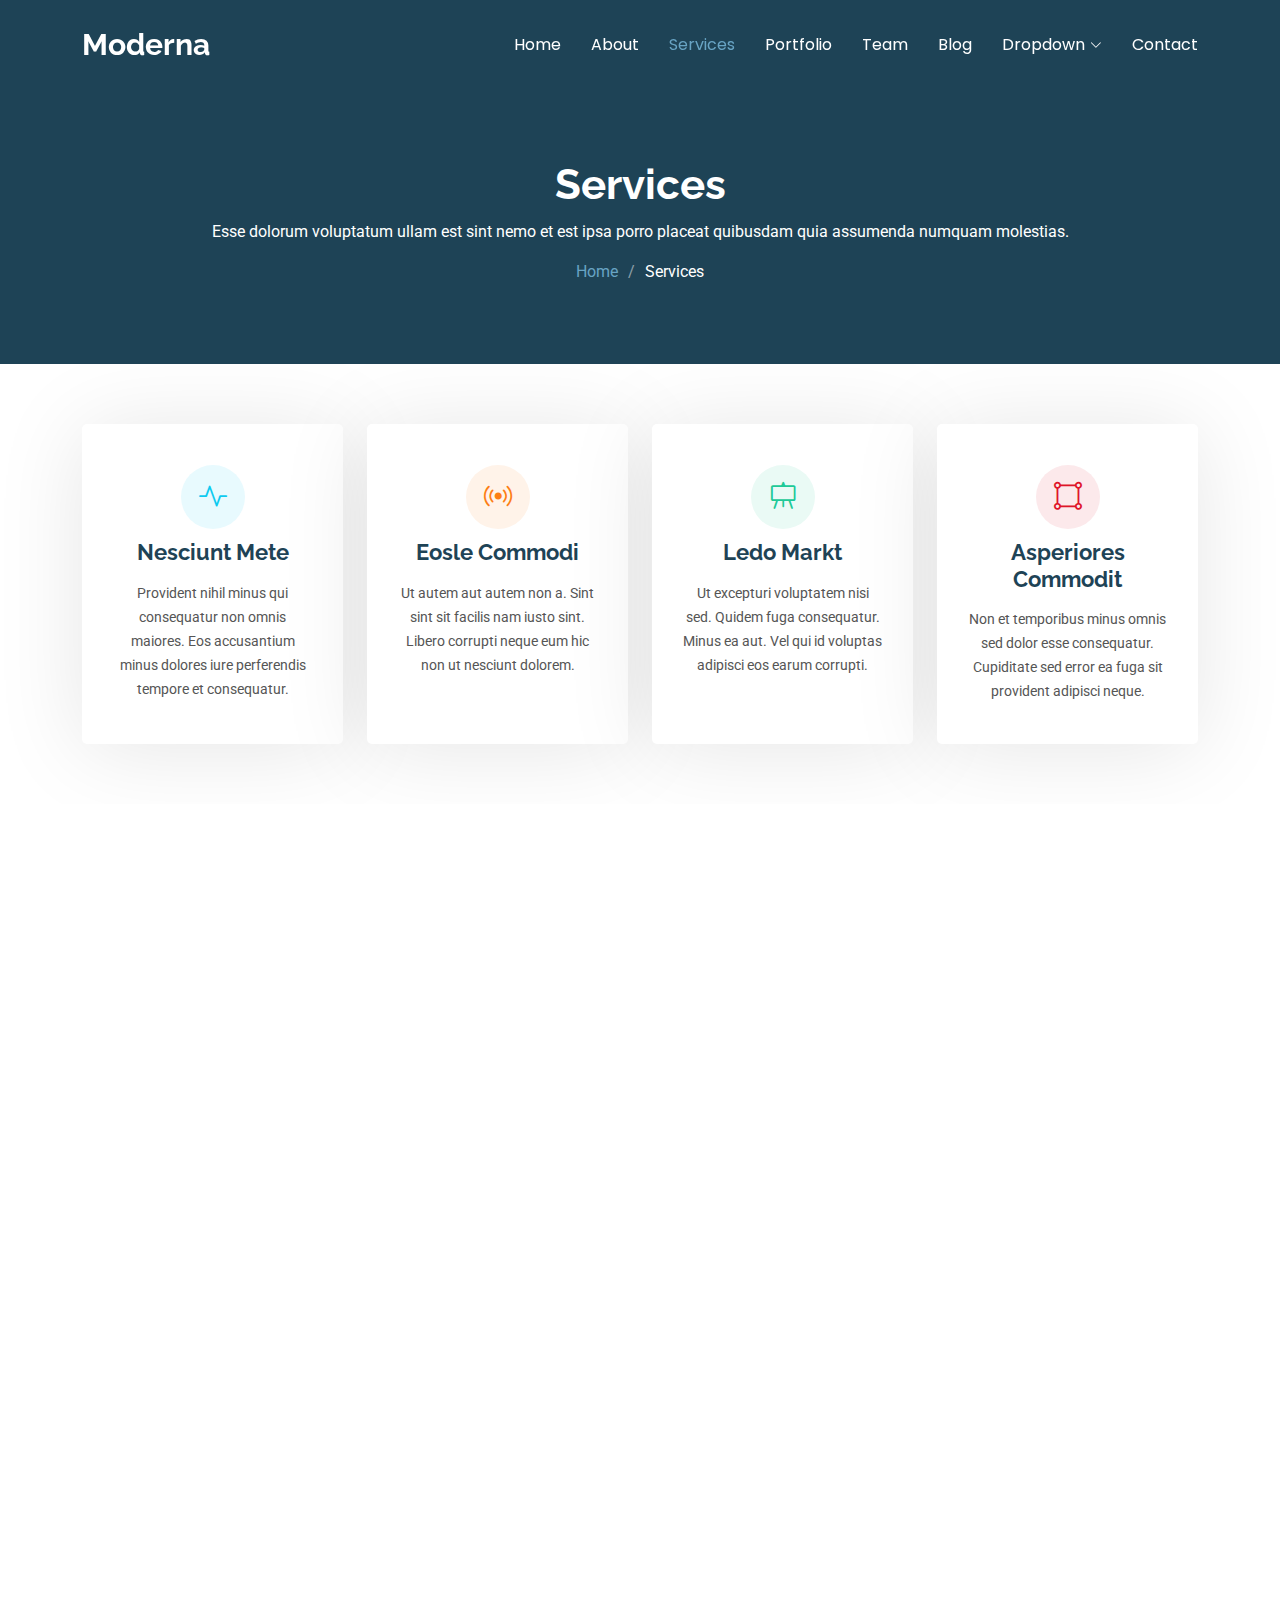
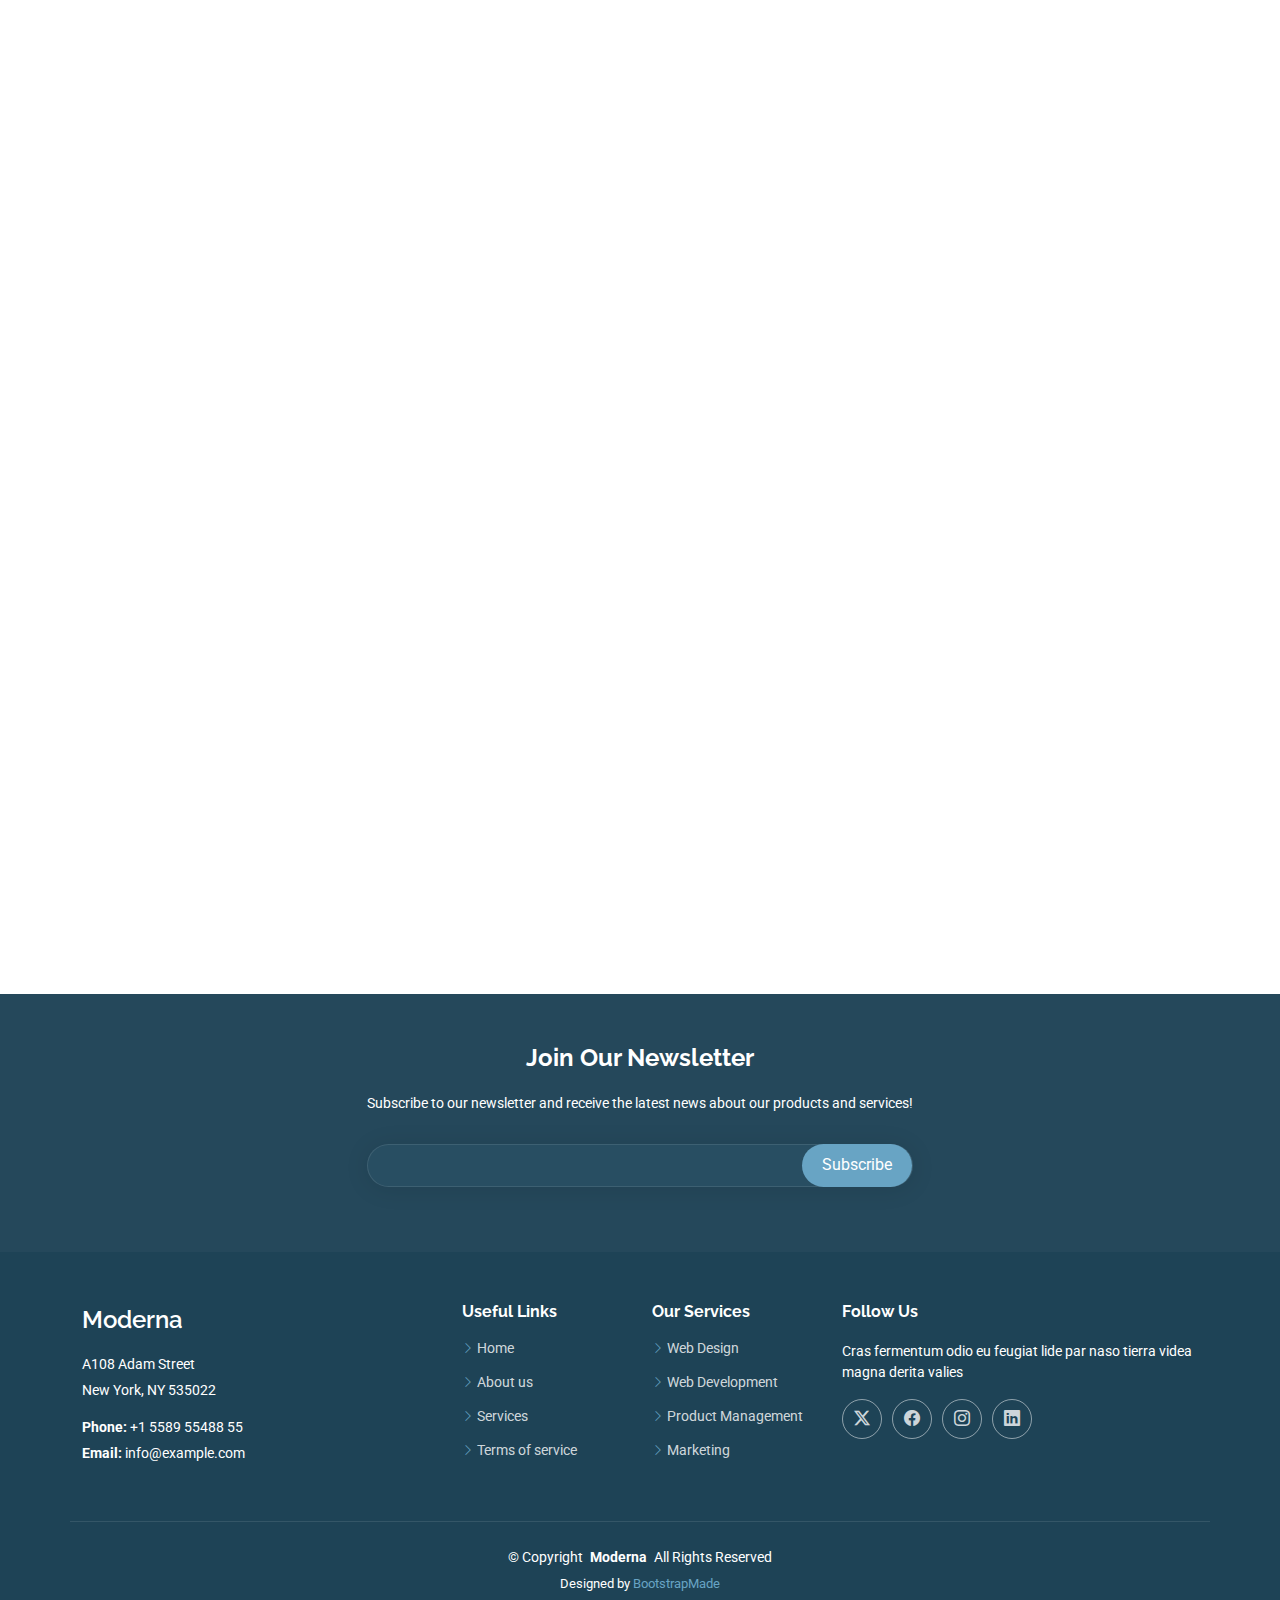
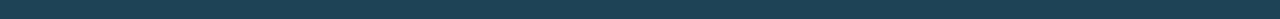
<file: services.html>
<!DOCTYPE html>
<html lang="en">

<head>
  <meta charset="utf-8">
  <meta content="width=device-width, initial-scale=1.0" name="viewport">
  <title>Services - Moderna Bootstrap Template</title>
  <meta name="description" content="">
  <meta name="keywords" content="">

  <!-- Favicons -->
  <link href="assets/img/favicon.png" rel="icon">
  <link href="assets/img/apple-touch-icon.png" rel="apple-touch-icon">

  <!-- Fonts -->
  <link href="https://fonts.googleapis.com" rel="preconnect">
  <link href="https://fonts.gstatic.com" rel="preconnect" crossorigin>
  <link href="https://fonts.googleapis.com/css2?family=Roboto:ital,wght@0,100;0,300;0,400;0,500;0,700;0,900;1,100;1,300;1,400;1,500;1,700;1,900&family=Poppins:ital,wght@0,100;0,200;0,300;0,400;0,500;0,600;0,700;0,800;0,900;1,100;1,200;1,300;1,400;1,500;1,600;1,700;1,800;1,900&family=Raleway:ital,wght@0,100;0,200;0,300;0,400;0,500;0,600;0,700;0,800;0,900;1,100;1,200;1,300;1,400;1,500;1,600;1,700;1,800;1,900&display=swap" rel="stylesheet">

  <!-- Vendor CSS Files -->
  <link href="assets/vendor/bootstrap/css/bootstrap.min.css" rel="stylesheet">
  <link href="assets/vendor/bootstrap-icons/bootstrap-icons.css" rel="stylesheet">
  <link href="assets/vendor/aos/aos.css" rel="stylesheet">
  <link href="assets/vendor/glightbox/css/glightbox.min.css" rel="stylesheet">
  <link href="assets/vendor/swiper/swiper-bundle.min.css" rel="stylesheet">

  <!-- Main CSS File -->
  <link href="assets/css/main.css" rel="stylesheet">

  <!-- =======================================================
  * Template Name: Moderna
  * Template URL: https://bootstrapmade.com/free-bootstrap-template-corporate-moderna/
  * Updated: Aug 07 2024 with Bootstrap v5.3.3
  * Author: BootstrapMade.com
  * License: https://bootstrapmade.com/license/
  ======================================================== -->
</head>

<body class="services-page">

  <header id="header" class="header d-flex align-items-center fixed-top">
    <div class="container-fluid container-xl position-relative d-flex align-items-center justify-content-between">

      <a href="index.html" class="logo d-flex align-items-center">
        <!-- Uncomment the line below if you also wish to use an image logo -->
        <!-- <img src="assets/img/logo.png" alt=""> -->
        <h1 class="sitename">Moderna</h1>
      </a>

      <nav id="navmenu" class="navmenu">
        <ul>
          <li><a href="index.html">Home</a></li>
          <li><a href="about.html">About</a></li>
          <li><a href="services.html" class="active">Services</a></li>
          <li><a href="portfolio.html">Portfolio</a></li>
          <li><a href="team.html">Team</a></li>
          <li><a href="blog.html">Blog</a></li>
          <li class="dropdown"><a href="#"><span>Dropdown</span> <i class="bi bi-chevron-down toggle-dropdown"></i></a>
            <ul>
              <li><a href="#">Dropdown 1</a></li>
              <li class="dropdown"><a href="#"><span>Deep Dropdown</span> <i class="bi bi-chevron-down toggle-dropdown"></i></a>
                <ul>
                  <li><a href="#">Deep Dropdown 1</a></li>
                  <li><a href="#">Deep Dropdown 2</a></li>
                  <li><a href="#">Deep Dropdown 3</a></li>
                  <li><a href="#">Deep Dropdown 4</a></li>
                  <li><a href="#">Deep Dropdown 5</a></li>
                </ul>
              </li>
              <li><a href="#">Dropdown 2</a></li>
              <li><a href="#">Dropdown 3</a></li>
              <li><a href="#">Dropdown 4</a></li>
            </ul>
          </li>
          <li><a href="contact.html">Contact</a></li>
        </ul>
        <i class="mobile-nav-toggle d-xl-none bi bi-list"></i>
      </nav>

    </div>
  </header>

  <main class="main">

    <!-- Page Title -->
    <div class="page-title dark-background">
      <div class="container position-relative">
        <h1>Services</h1>
        <p>Esse dolorum voluptatum ullam est sint nemo et est ipsa porro placeat quibusdam quia assumenda numquam molestias.</p>
        <nav class="breadcrumbs">
          <ol>
            <li><a href="index.html">Home</a></li>
            <li class="current">Services</li>
          </ol>
        </nav>
      </div>
    </div><!-- End Page Title -->

    <!-- Featured Services Section -->
    <section id="featured-services" class="featured-services section">

      <div class="container">

        <div class="row gy-4">

          <div class="col-lg-3 col-md-6" data-aos="fade-up" data-aos-delay="100">
            <div class="service-item item-cyan position-relative">
              <div class="icon">
                <i class="bi bi-activity"></i>
              </div>
              <a href="service-details.html" class="stretched-link">
                <h3>Nesciunt Mete</h3>
              </a>
              <p>Provident nihil minus qui consequatur non omnis maiores. Eos accusantium minus dolores iure perferendis tempore et consequatur.</p>
            </div>
          </div><!-- End Service Item -->

          <div class="col-lg-3 col-md-6" data-aos="fade-up" data-aos-delay="200">
            <div class="service-item item-orange position-relative">
              <div class="icon">
                <i class="bi bi-broadcast"></i>
              </div>
              <a href="service-details.html" class="stretched-link">
                <h3>Eosle Commodi</h3>
              </a>
              <p>Ut autem aut autem non a. Sint sint sit facilis nam iusto sint. Libero corrupti neque eum hic non ut nesciunt dolorem.</p>
            </div>
          </div><!-- End Service Item -->

          <div class="col-lg-3 col-md-6" data-aos="fade-up" data-aos-delay="300">
            <div class="service-item item-teal position-relative">
              <div class="icon">
                <i class="bi bi-easel"></i>
              </div>
              <a href="service-details.html" class="stretched-link">
                <h3>Ledo Markt</h3>
              </a>
              <p>Ut excepturi voluptatem nisi sed. Quidem fuga consequatur. Minus ea aut. Vel qui id voluptas adipisci eos earum corrupti.</p>
            </div>
          </div><!-- End Service Item -->

          <div class="col-lg-3 col-md-6" data-aos="fade-up" data-aos-delay="400">
            <div class="service-item item-red position-relative">
              <div class="icon">
                <i class="bi bi-bounding-box-circles"></i>
              </div>
              <a href="service-details.html" class="stretched-link">
                <h3>Asperiores Commodit</h3>
              </a>
              <p>Non et temporibus minus omnis sed dolor esse consequatur. Cupiditate sed error ea fuga sit provident adipisci neque.</p>
              <a href="service-details.html" class="stretched-link"></a>
            </div>
          </div><!-- End Service Item -->
        </div>

      </div>

    </section><!-- /Featured Services Section -->

    <!-- Services Section -->
    <section id="services" class="services section">

      <div class="container" data-aos="fade-up" data-aos-delay="100">

        <div class="row gy-4">

          <div class="col-lg-6" data-aos="zoom-in" data-aos-delay="200">
            <div class="service-item position-relative">
              <div class="img">
                <img src="assets/img/services-1.jpg" class="img-fluid" alt="">
              </div>
              <div class="details">
                <a href="service-details.html" class="stretched-link">
                  <h3>Nesciunt Mete</h3>
                </a>
                <p>Provident nihil minus qui consequatur non omnis maiores. Eos accusantium minus dolores iure perferendis.</p>
              </div>
            </div>
          </div><!-- End Service Item -->

          <div class="col-lg-6" data-aos="zoom-in" data-aos-delay="300">
            <div class="service-item position-relative">
              <div class="img">
                <img src="assets/img/services-2.jpg" class="img-fluid" alt="">
              </div>
              <div class="details">
                <a href="service-details.html" class="stretched-link">
                  <h3>Eosle Commodi</h3>
                </a>
                <p>Ut autem aut autem non a. Sint sint sit facilis nam iusto sint. Libero corrupti neque eum hic non ut nesciunt dolorem.</p>
              </div>
            </div>
          </div><!-- End Service Item -->

          <div class="col-lg-6" data-aos="zoom-in" data-aos-delay="400">
            <div class="service-item position-relative">
              <div class="img">
                <img src="assets/img/services-3.jpg" class="img-fluid" alt="">
              </div>
              <div class="details">
                <a href="service-details.html" class="stretched-link">
                  <h3>Ledo Markt</h3>
                </a>
                <p>Ut excepturi voluptatem nisi sed. Quidem fuga consequatur. Minus ea aut. Vel qui id voluptas adipisci eos earum corrupti.</p>
              </div>
            </div>
          </div><!-- End Service Item -->

          <div class="col-lg-6" data-aos="zoom-in" data-aos-delay="500">
            <div class="service-item position-relative">
              <div class="img">
                <img src="assets/img/services-4.jpg" class="img-fluid" alt="">
              </div>
              <div class="details">
                <a href="service-details.html" class="stretched-link">
                  <h3>Asperiores Commodit</h3>
                </a>
                <p>Non et temporibus minus omnis sed dolor esse consequatur. Cupiditate sed error ea fuga sit provident adipisci neque.</p>
                <a href="service-details.html" class="stretched-link"></a>
              </div>
            </div>
          </div><!-- End Service Item -->

        </div>

      </div>

    </section><!-- /Services Section -->

    <!-- Pricing Section -->
    <section id="pricing" class="pricing section">

      <!-- Section Title -->
      <div class="container section-title" data-aos="fade-up">
        <h2>Pricing</h2>
        <p>Necessitatibus eius consequatur ex aliquid fuga eum quidem sint consectetur velit</p>
      </div><!-- End Section Title -->

      <div class="container">

        <div class="row g-4 g-lg-0">

          <div class="col-lg-4" data-aos="zoom-in" data-aos-delay="100">
            <div class="pricing-item">
              <h3>Free Plan</h3>
              <h4><sup>$</sup>0<span> / month</span></h4>
              <ul>
                <li><i class="bi bi-check"></i> <span>Quam adipiscing vitae proin</span></li>
                <li><i class="bi bi-check"></i> <span>Nec feugiat nisl pretium</span></li>
                <li><i class="bi bi-check"></i> <span>Nulla at volutpat diam uteera</span></li>
                <li class="na"><i class="bi bi-x"></i> <span>Pharetra massa massa ultricies</span></li>
                <li class="na"><i class="bi bi-x"></i> <span>Massa ultricies mi quis hendrerit</span></li>
              </ul>
              <div class="text-center"><a href="#" class="buy-btn">Buy Now</a></div>
            </div>
          </div><!-- End Pricing Item -->

          <div class="col-lg-4 featured" data-aos="zoom-in" data-aos-delay="200">
            <div class="pricing-item">
              <h3>Business Plan</h3>
              <h4><sup>$</sup>29<span> / month</span></h4>
              <ul>
                <li><i class="bi bi-check"></i> <span>Quam adipiscing vitae proin</span></li>
                <li><i class="bi bi-check"></i> <span>Nec feugiat nisl pretium</span></li>
                <li><i class="bi bi-check"></i> <span>Nulla at volutpat diam uteera</span></li>
                <li><i class="bi bi-check"></i> <span>Pharetra massa massa ultricies</span></li>
                <li><i class="bi bi-check"></i> <span>Massa ultricies mi quis hendrerit</span></li>
              </ul>
              <div class="text-center"><a href="#" class="buy-btn">Buy Now</a></div>
            </div>
          </div><!-- End Pricing Item -->

          <div class="col-lg-4" data-aos="zoom-in" data-aos-delay="100">
            <div class="pricing-item">
              <h3>Developer Plan</h3>
              <h4><sup>$</sup>49<span> / month</span></h4>
              <ul>
                <li><i class="bi bi-check"></i> <span>Quam adipiscing vitae proin</span></li>
                <li><i class="bi bi-check"></i> <span>Nec feugiat nisl pretium</span></li>
                <li><i class="bi bi-check"></i> <span>Nulla at volutpat diam uteera</span></li>
                <li><i class="bi bi-check"></i> <span>Pharetra massa massa ultricies</span></li>
                <li><i class="bi bi-check"></i> <span>Massa ultricies mi quis hendrerit</span></li>
              </ul>
              <div class="text-center"><a href="#" class="buy-btn">Buy Now</a></div>
            </div>
          </div><!-- End Pricing Item -->

        </div>

      </div>

    </section><!-- /Pricing Section -->

  </main>

  <footer id="footer" class="footer dark-background">

    <div class="footer-newsletter">
      <div class="container">
        <div class="row justify-content-center text-center">
          <div class="col-lg-6">
            <h4>Join Our Newsletter</h4>
            <p>Subscribe to our newsletter and receive the latest news about our products and services!</p>
            <form action="forms/newsletter.php" method="post" class="php-email-form">
              <div class="newsletter-form"><input type="email" name="email"><input type="submit" value="Subscribe"></div>
              <div class="loading">Loading</div>
              <div class="error-message"></div>
              <div class="sent-message">Your subscription request has been sent. Thank you!</div>
            </form>
          </div>
        </div>
      </div>
    </div>

    <div class="container footer-top">
      <div class="row gy-4">
        <div class="col-lg-4 col-md-6 footer-about">
          <a href="index.html" class="d-flex align-items-center">
            <span class="sitename">Moderna</span>
          </a>
          <div class="footer-contact pt-3">
            <p>A108 Adam Street</p>
            <p>New York, NY 535022</p>
            <p class="mt-3"><strong>Phone:</strong> <span>+1 5589 55488 55</span></p>
            <p><strong>Email:</strong> <span>info@example.com</span></p>
          </div>
        </div>

        <div class="col-lg-2 col-md-3 footer-links">
          <h4>Useful Links</h4>
          <ul>
            <li><i class="bi bi-chevron-right"></i> <a href="#">Home</a></li>
            <li><i class="bi bi-chevron-right"></i> <a href="#">About us</a></li>
            <li><i class="bi bi-chevron-right"></i> <a href="#">Services</a></li>
            <li><i class="bi bi-chevron-right"></i> <a href="#">Terms of service</a></li>
          </ul>
        </div>

        <div class="col-lg-2 col-md-3 footer-links">
          <h4>Our Services</h4>
          <ul>
            <li><i class="bi bi-chevron-right"></i> <a href="#">Web Design</a></li>
            <li><i class="bi bi-chevron-right"></i> <a href="#">Web Development</a></li>
            <li><i class="bi bi-chevron-right"></i> <a href="#">Product Management</a></li>
            <li><i class="bi bi-chevron-right"></i> <a href="#">Marketing</a></li>
          </ul>
        </div>

        <div class="col-lg-4 col-md-12">
          <h4>Follow Us</h4>
          <p>Cras fermentum odio eu feugiat lide par naso tierra videa magna derita valies</p>
          <div class="social-links d-flex">
            <a href=""><i class="bi bi-twitter-x"></i></a>
            <a href=""><i class="bi bi-facebook"></i></a>
            <a href=""><i class="bi bi-instagram"></i></a>
            <a href=""><i class="bi bi-linkedin"></i></a>
          </div>
        </div>

      </div>
    </div>

    <div class="container copyright text-center mt-4">
      <p>© <span>Copyright</span> <strong class="px-1 sitename">Moderna</strong> <span>All Rights Reserved</span></p>
      <div class="credits">
        <!-- All the links in the footer should remain intact. -->
        <!-- You can delete the links only if you've purchased the pro version. -->
        <!-- Licensing information: https://bootstrapmade.com/license/ -->
        <!-- Purchase the pro version with working PHP/AJAX contact form: [buy-url] -->
        Designed by <a href="https://bootstrapmade.com/">BootstrapMade</a>
      </div>
    </div>

  </footer>

  <!-- Scroll Top -->
  <a href="#" id="scroll-top" class="scroll-top d-flex align-items-center justify-content-center"><i class="bi bi-arrow-up-short"></i></a>

  <!-- Preloader -->
  <div id="preloader"></div>

  <!-- Vendor JS Files -->
  <script src="assets/vendor/bootstrap/js/bootstrap.bundle.min.js"></script>
  <script src="assets/vendor/php-email-form/validate.js"></script>
  <script src="assets/vendor/aos/aos.js"></script>
  <script src="assets/vendor/glightbox/js/glightbox.min.js"></script>
  <script src="assets/vendor/purecounter/purecounter_vanilla.js"></script>
  <script src="assets/vendor/swiper/swiper-bundle.min.js"></script>
  <script src="assets/vendor/waypoints/noframework.waypoints.js"></script>
  <script src="assets/vendor/imagesloaded/imagesloaded.pkgd.min.js"></script>
  <script src="assets/vendor/isotope-layout/isotope.pkgd.min.js"></script>

  <!-- Main JS File -->
  <script src="assets/js/main.js"></script>

</body>

</html>
</file>
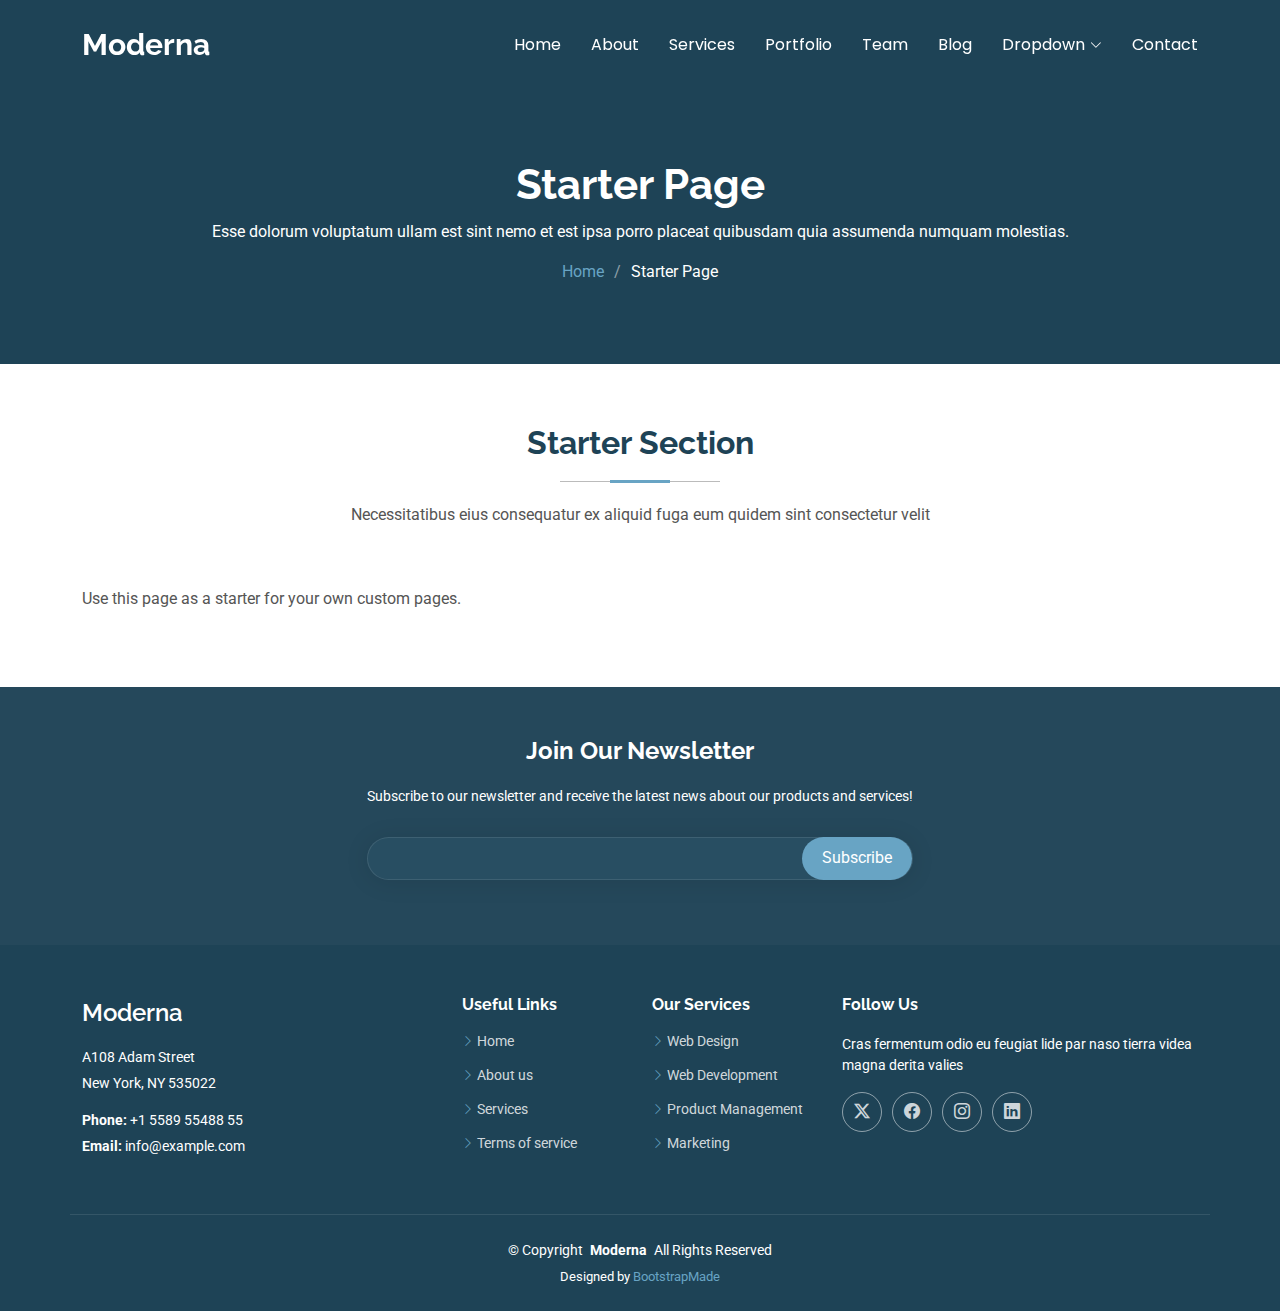
<file: starter-page.html>
<!DOCTYPE html>
<html lang="en">

<head>
  <meta charset="utf-8">
  <meta content="width=device-width, initial-scale=1.0" name="viewport">
  <title>Starter Page - Moderna Bootstrap Template</title>
  <meta name="description" content="">
  <meta name="keywords" content="">

  <!-- Favicons -->
  <link href="assets/img/favicon.png" rel="icon">
  <link href="assets/img/apple-touch-icon.png" rel="apple-touch-icon">

  <!-- Fonts -->
  <link href="https://fonts.googleapis.com" rel="preconnect">
  <link href="https://fonts.gstatic.com" rel="preconnect" crossorigin>
  <link href="https://fonts.googleapis.com/css2?family=Roboto:ital,wght@0,100;0,300;0,400;0,500;0,700;0,900;1,100;1,300;1,400;1,500;1,700;1,900&family=Poppins:ital,wght@0,100;0,200;0,300;0,400;0,500;0,600;0,700;0,800;0,900;1,100;1,200;1,300;1,400;1,500;1,600;1,700;1,800;1,900&family=Raleway:ital,wght@0,100;0,200;0,300;0,400;0,500;0,600;0,700;0,800;0,900;1,100;1,200;1,300;1,400;1,500;1,600;1,700;1,800;1,900&display=swap" rel="stylesheet">

  <!-- Vendor CSS Files -->
  <link href="assets/vendor/bootstrap/css/bootstrap.min.css" rel="stylesheet">
  <link href="assets/vendor/bootstrap-icons/bootstrap-icons.css" rel="stylesheet">
  <link href="assets/vendor/aos/aos.css" rel="stylesheet">
  <link href="assets/vendor/glightbox/css/glightbox.min.css" rel="stylesheet">
  <link href="assets/vendor/swiper/swiper-bundle.min.css" rel="stylesheet">

  <!-- Main CSS File -->
  <link href="assets/css/main.css" rel="stylesheet">

  <!-- =======================================================
  * Template Name: Moderna
  * Template URL: https://bootstrapmade.com/free-bootstrap-template-corporate-moderna/
  * Updated: Aug 07 2024 with Bootstrap v5.3.3
  * Author: BootstrapMade.com
  * License: https://bootstrapmade.com/license/
  ======================================================== -->
</head>

<body class="starter-page-page">

  <header id="header" class="header d-flex align-items-center fixed-top">
    <div class="container-fluid container-xl position-relative d-flex align-items-center justify-content-between">

      <a href="index.html" class="logo d-flex align-items-center">
        <!-- Uncomment the line below if you also wish to use an image logo -->
        <!-- <img src="assets/img/logo.png" alt=""> -->
        <h1 class="sitename">Moderna</h1>
      </a>

      <nav id="navmenu" class="navmenu">
        <ul>
          <li><a href="index.html">Home</a></li>
          <li><a href="about.html">About</a></li>
          <li><a href="services.html">Services</a></li>
          <li><a href="portfolio.html">Portfolio</a></li>
          <li><a href="team.html">Team</a></li>
          <li><a href="blog.html">Blog</a></li>
          <li class="dropdown"><a href="#"><span>Dropdown</span> <i class="bi bi-chevron-down toggle-dropdown"></i></a>
            <ul>
              <li><a href="#">Dropdown 1</a></li>
              <li class="dropdown"><a href="#"><span>Deep Dropdown</span> <i class="bi bi-chevron-down toggle-dropdown"></i></a>
                <ul>
                  <li><a href="#">Deep Dropdown 1</a></li>
                  <li><a href="#">Deep Dropdown 2</a></li>
                  <li><a href="#">Deep Dropdown 3</a></li>
                  <li><a href="#">Deep Dropdown 4</a></li>
                  <li><a href="#">Deep Dropdown 5</a></li>
                </ul>
              </li>
              <li><a href="#">Dropdown 2</a></li>
              <li><a href="#">Dropdown 3</a></li>
              <li><a href="#">Dropdown 4</a></li>
            </ul>
          </li>
          <li><a href="contact.html">Contact</a></li>
        </ul>
        <i class="mobile-nav-toggle d-xl-none bi bi-list"></i>
      </nav>

    </div>
  </header>

  <main class="main">

    <!-- Page Title -->
    <div class="page-title dark-background">
      <div class="container position-relative">
        <h1>Starter Page</h1>
        <p>Esse dolorum voluptatum ullam est sint nemo et est ipsa porro placeat quibusdam quia assumenda numquam molestias.</p>
        <nav class="breadcrumbs">
          <ol>
            <li><a href="index.html">Home</a></li>
            <li class="current">Starter Page</li>
          </ol>
        </nav>
      </div>
    </div><!-- End Page Title -->

    <!-- Starter Section Section -->
    <section id="starter-section" class="starter-section section">

      <!-- Section Title -->
      <div class="container section-title" data-aos="fade-up">
        <h2>Starter Section</h2>
        <p>Necessitatibus eius consequatur ex aliquid fuga eum quidem sint consectetur velit</p>
      </div><!-- End Section Title -->

      <div class="container" data-aos="fade-up">
        <p>Use this page as a starter for your own custom pages.</p>
      </div>

    </section><!-- /Starter Section Section -->

  </main>

  <footer id="footer" class="footer dark-background">

    <div class="footer-newsletter">
      <div class="container">
        <div class="row justify-content-center text-center">
          <div class="col-lg-6">
            <h4>Join Our Newsletter</h4>
            <p>Subscribe to our newsletter and receive the latest news about our products and services!</p>
            <form action="forms/newsletter.php" method="post" class="php-email-form">
              <div class="newsletter-form"><input type="email" name="email"><input type="submit" value="Subscribe"></div>
              <div class="loading">Loading</div>
              <div class="error-message"></div>
              <div class="sent-message">Your subscription request has been sent. Thank you!</div>
            </form>
          </div>
        </div>
      </div>
    </div>

    <div class="container footer-top">
      <div class="row gy-4">
        <div class="col-lg-4 col-md-6 footer-about">
          <a href="index.html" class="d-flex align-items-center">
            <span class="sitename">Moderna</span>
          </a>
          <div class="footer-contact pt-3">
            <p>A108 Adam Street</p>
            <p>New York, NY 535022</p>
            <p class="mt-3"><strong>Phone:</strong> <span>+1 5589 55488 55</span></p>
            <p><strong>Email:</strong> <span>info@example.com</span></p>
          </div>
        </div>

        <div class="col-lg-2 col-md-3 footer-links">
          <h4>Useful Links</h4>
          <ul>
            <li><i class="bi bi-chevron-right"></i> <a href="#">Home</a></li>
            <li><i class="bi bi-chevron-right"></i> <a href="#">About us</a></li>
            <li><i class="bi bi-chevron-right"></i> <a href="#">Services</a></li>
            <li><i class="bi bi-chevron-right"></i> <a href="#">Terms of service</a></li>
          </ul>
        </div>

        <div class="col-lg-2 col-md-3 footer-links">
          <h4>Our Services</h4>
          <ul>
            <li><i class="bi bi-chevron-right"></i> <a href="#">Web Design</a></li>
            <li><i class="bi bi-chevron-right"></i> <a href="#">Web Development</a></li>
            <li><i class="bi bi-chevron-right"></i> <a href="#">Product Management</a></li>
            <li><i class="bi bi-chevron-right"></i> <a href="#">Marketing</a></li>
          </ul>
        </div>

        <div class="col-lg-4 col-md-12">
          <h4>Follow Us</h4>
          <p>Cras fermentum odio eu feugiat lide par naso tierra videa magna derita valies</p>
          <div class="social-links d-flex">
            <a href=""><i class="bi bi-twitter-x"></i></a>
            <a href=""><i class="bi bi-facebook"></i></a>
            <a href=""><i class="bi bi-instagram"></i></a>
            <a href=""><i class="bi bi-linkedin"></i></a>
          </div>
        </div>

      </div>
    </div>

    <div class="container copyright text-center mt-4">
      <p>© <span>Copyright</span> <strong class="px-1 sitename">Moderna</strong> <span>All Rights Reserved</span></p>
      <div class="credits">
        <!-- All the links in the footer should remain intact. -->
        <!-- You can delete the links only if you've purchased the pro version. -->
        <!-- Licensing information: https://bootstrapmade.com/license/ -->
        <!-- Purchase the pro version with working PHP/AJAX contact form: [buy-url] -->
        Designed by <a href="https://bootstrapmade.com/">BootstrapMade</a>
      </div>
    </div>

  </footer>

  <!-- Scroll Top -->
  <a href="#" id="scroll-top" class="scroll-top d-flex align-items-center justify-content-center"><i class="bi bi-arrow-up-short"></i></a>

  <!-- Preloader -->
  <div id="preloader"></div>

  <!-- Vendor JS Files -->
  <script src="assets/vendor/bootstrap/js/bootstrap.bundle.min.js"></script>
  <script src="assets/vendor/php-email-form/validate.js"></script>
  <script src="assets/vendor/aos/aos.js"></script>
  <script src="assets/vendor/glightbox/js/glightbox.min.js"></script>
  <script src="assets/vendor/purecounter/purecounter_vanilla.js"></script>
  <script src="assets/vendor/swiper/swiper-bundle.min.js"></script>
  <script src="assets/vendor/waypoints/noframework.waypoints.js"></script>
  <script src="assets/vendor/imagesloaded/imagesloaded.pkgd.min.js"></script>
  <script src="assets/vendor/isotope-layout/isotope.pkgd.min.js"></script>

  <!-- Main JS File -->
  <script src="assets/js/main.js"></script>

</body>

</html>
</file>
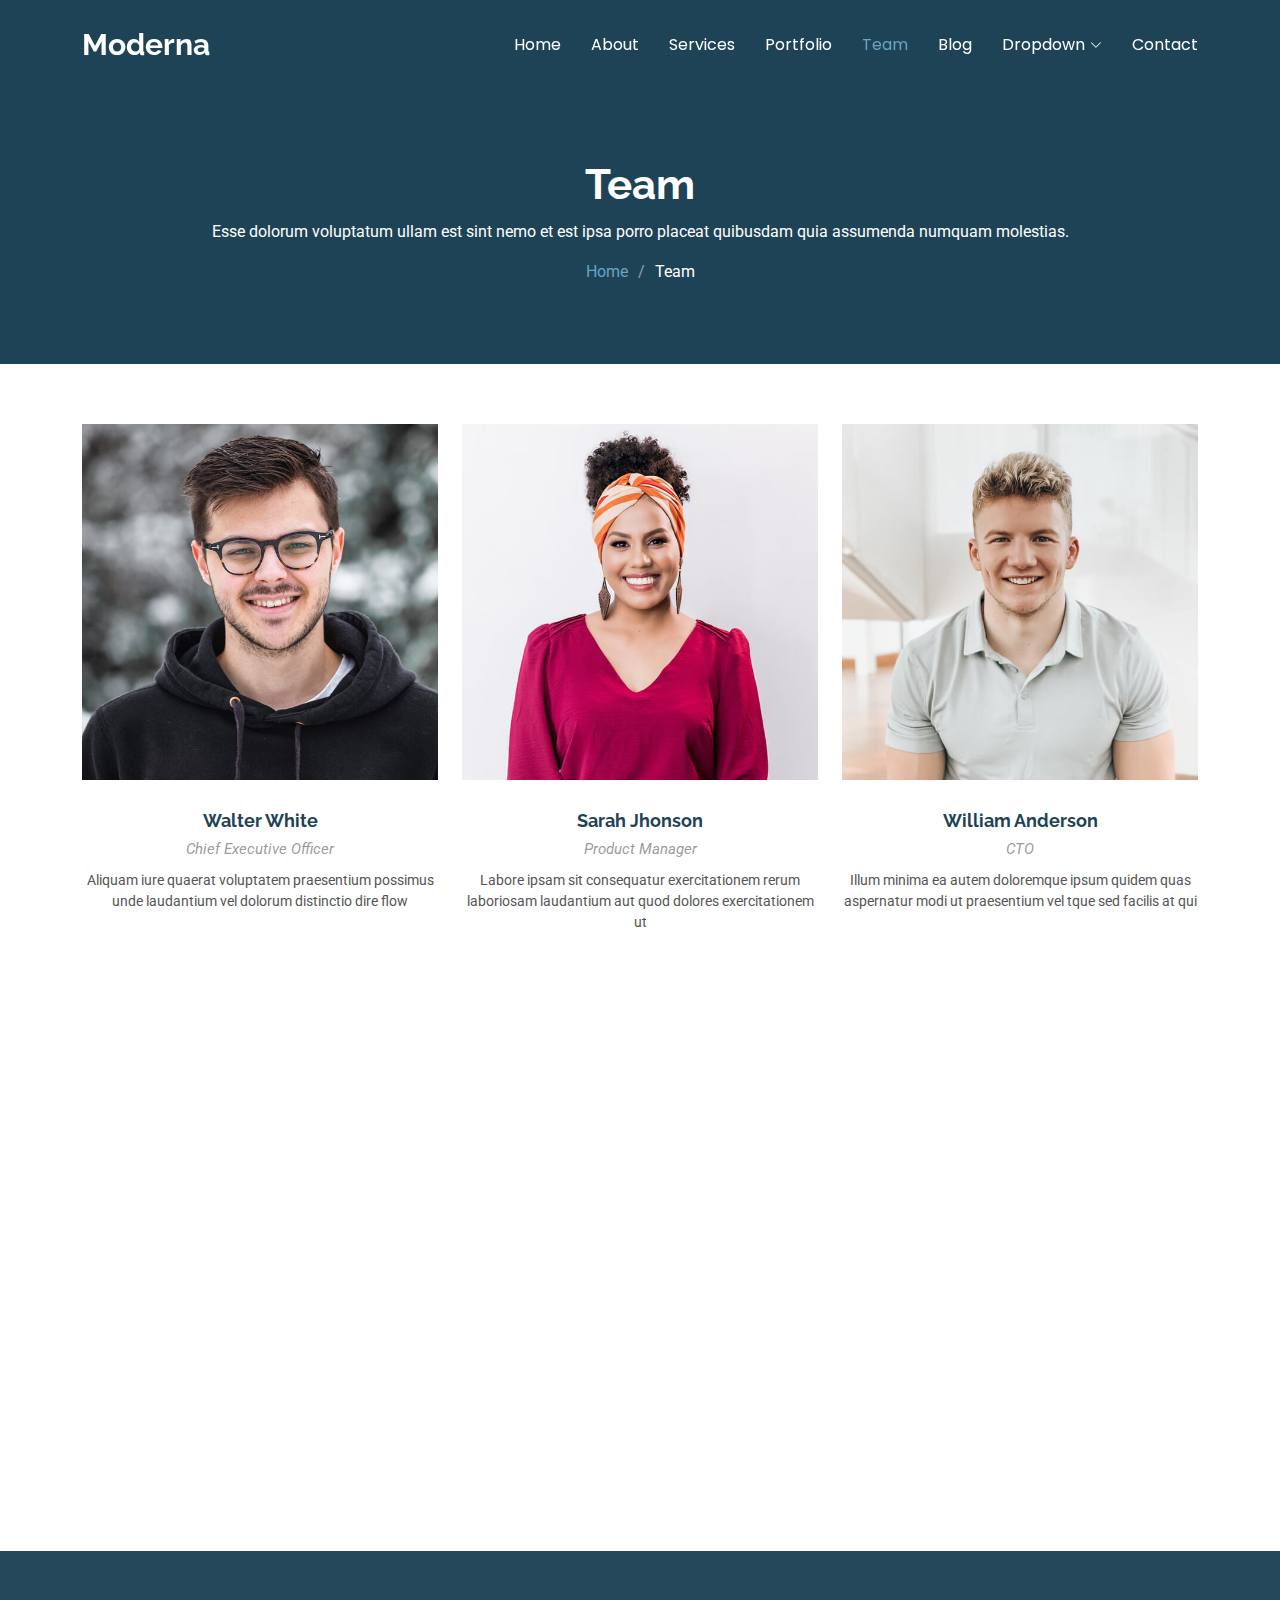
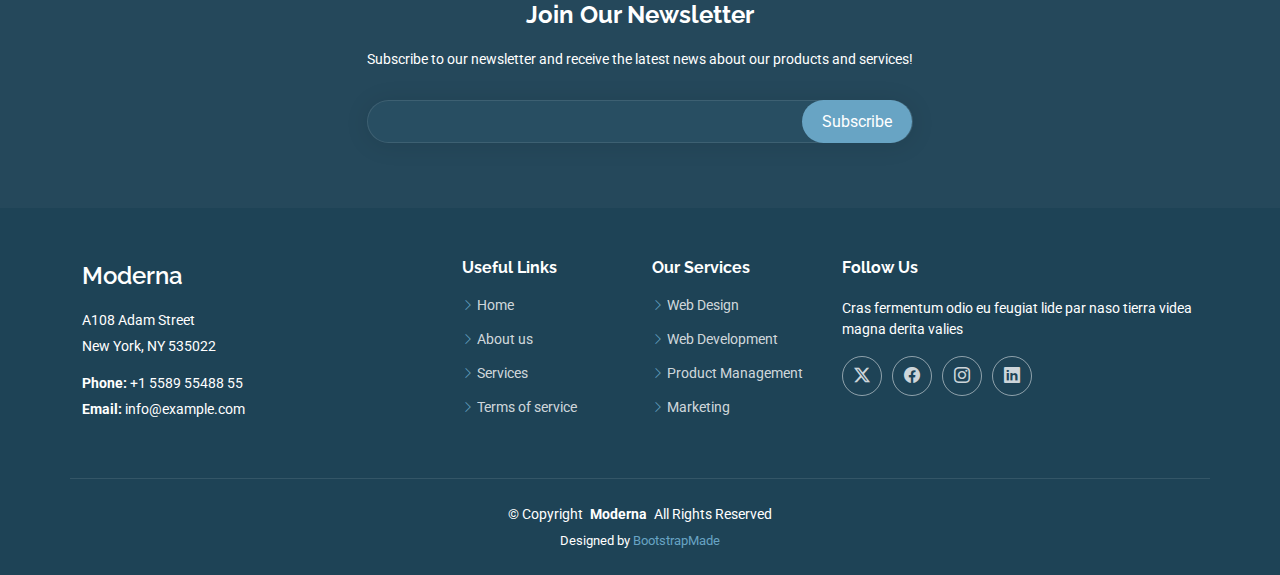
<file: team.html>
<!DOCTYPE html>
<html lang="en">

<head>
  <meta charset="utf-8">
  <meta content="width=device-width, initial-scale=1.0" name="viewport">
  <title>Team - Moderna Bootstrap Template</title>
  <meta name="description" content="">
  <meta name="keywords" content="">

  <!-- Favicons -->
  <link href="assets/img/favicon.png" rel="icon">
  <link href="assets/img/apple-touch-icon.png" rel="apple-touch-icon">

  <!-- Fonts -->
  <link href="https://fonts.googleapis.com" rel="preconnect">
  <link href="https://fonts.gstatic.com" rel="preconnect" crossorigin>
  <link href="https://fonts.googleapis.com/css2?family=Roboto:ital,wght@0,100;0,300;0,400;0,500;0,700;0,900;1,100;1,300;1,400;1,500;1,700;1,900&family=Poppins:ital,wght@0,100;0,200;0,300;0,400;0,500;0,600;0,700;0,800;0,900;1,100;1,200;1,300;1,400;1,500;1,600;1,700;1,800;1,900&family=Raleway:ital,wght@0,100;0,200;0,300;0,400;0,500;0,600;0,700;0,800;0,900;1,100;1,200;1,300;1,400;1,500;1,600;1,700;1,800;1,900&display=swap" rel="stylesheet">

  <!-- Vendor CSS Files -->
  <link href="assets/vendor/bootstrap/css/bootstrap.min.css" rel="stylesheet">
  <link href="assets/vendor/bootstrap-icons/bootstrap-icons.css" rel="stylesheet">
  <link href="assets/vendor/aos/aos.css" rel="stylesheet">
  <link href="assets/vendor/glightbox/css/glightbox.min.css" rel="stylesheet">
  <link href="assets/vendor/swiper/swiper-bundle.min.css" rel="stylesheet">

  <!-- Main CSS File -->
  <link href="assets/css/main.css" rel="stylesheet">

  <!-- =======================================================
  * Template Name: Moderna
  * Template URL: https://bootstrapmade.com/free-bootstrap-template-corporate-moderna/
  * Updated: Aug 07 2024 with Bootstrap v5.3.3
  * Author: BootstrapMade.com
  * License: https://bootstrapmade.com/license/
  ======================================================== -->
</head>

<body class="team-page">

  <header id="header" class="header d-flex align-items-center fixed-top">
    <div class="container-fluid container-xl position-relative d-flex align-items-center justify-content-between">

      <a href="index.html" class="logo d-flex align-items-center">
        <!-- Uncomment the line below if you also wish to use an image logo -->
        <!-- <img src="assets/img/logo.png" alt=""> -->
        <h1 class="sitename">Moderna</h1>
      </a>

      <nav id="navmenu" class="navmenu">
        <ul>
          <li><a href="index.html">Home</a></li>
          <li><a href="about.html">About</a></li>
          <li><a href="services.html">Services</a></li>
          <li><a href="portfolio.html">Portfolio</a></li>
          <li><a href="team.html" class="active">Team</a></li>
          <li><a href="blog.html">Blog</a></li>
          <li class="dropdown"><a href="#"><span>Dropdown</span> <i class="bi bi-chevron-down toggle-dropdown"></i></a>
            <ul>
              <li><a href="#">Dropdown 1</a></li>
              <li class="dropdown"><a href="#"><span>Deep Dropdown</span> <i class="bi bi-chevron-down toggle-dropdown"></i></a>
                <ul>
                  <li><a href="#">Deep Dropdown 1</a></li>
                  <li><a href="#">Deep Dropdown 2</a></li>
                  <li><a href="#">Deep Dropdown 3</a></li>
                  <li><a href="#">Deep Dropdown 4</a></li>
                  <li><a href="#">Deep Dropdown 5</a></li>
                </ul>
              </li>
              <li><a href="#">Dropdown 2</a></li>
              <li><a href="#">Dropdown 3</a></li>
              <li><a href="#">Dropdown 4</a></li>
            </ul>
          </li>
          <li><a href="contact.html">Contact</a></li>
        </ul>
        <i class="mobile-nav-toggle d-xl-none bi bi-list"></i>
      </nav>

    </div>
  </header>

  <main class="main">

    <!-- Page Title -->
    <div class="page-title dark-background">
      <div class="container position-relative">
        <h1>Team</h1>
        <p>Esse dolorum voluptatum ullam est sint nemo et est ipsa porro placeat quibusdam quia assumenda numquam molestias.</p>
        <nav class="breadcrumbs">
          <ol>
            <li><a href="index.html">Home</a></li>
            <li class="current">Team</li>
          </ol>
        </nav>
      </div>
    </div><!-- End Page Title -->

    <!-- Team Section -->
    <section id="team" class="team section">

      <div class="container">

        <div class="row gy-5">

          <div class="col-lg-4 col-md-6 member" data-aos="fade-up" data-aos-delay="100">
            <div class="member-img">
              <img src="assets/img/team/team-1.jpg" class="img-fluid" alt="">
              <div class="social">
                <a href="#"><i class="bi bi-twitter-x"></i></a>
                <a href="#"><i class="bi bi-facebook"></i></a>
                <a href="#"><i class="bi bi-instagram"></i></a>
                <a href="#"><i class="bi bi-linkedin"></i></a>
              </div>
            </div>
            <div class="member-info text-center">
              <h4>Walter White</h4>
              <span>Chief Executive Officer</span>
              <p>Aliquam iure quaerat voluptatem praesentium possimus unde laudantium vel dolorum distinctio dire flow</p>
            </div>
          </div><!-- End Team Member -->

          <div class="col-lg-4 col-md-6 member" data-aos="fade-up" data-aos-delay="200">
            <div class="member-img">
              <img src="assets/img/team/team-2.jpg" class="img-fluid" alt="">
              <div class="social">
                <a href="#"><i class="bi bi-twitter-x"></i></a>
                <a href="#"><i class="bi bi-facebook"></i></a>
                <a href="#"><i class="bi bi-instagram"></i></a>
                <a href="#"><i class="bi bi-linkedin"></i></a>
              </div>
            </div>
            <div class="member-info text-center">
              <h4>Sarah Jhonson</h4>
              <span>Product Manager</span>
              <p>Labore ipsam sit consequatur exercitationem rerum laboriosam laudantium aut quod dolores exercitationem ut</p>
            </div>
          </div><!-- End Team Member -->

          <div class="col-lg-4 col-md-6 member" data-aos="fade-up" data-aos-delay="300">
            <div class="member-img">
              <img src="assets/img/team/team-3.jpg" class="img-fluid" alt="">
              <div class="social">
                <a href="#"><i class="bi bi-twitter-x"></i></a>
                <a href="#"><i class="bi bi-facebook"></i></a>
                <a href="#"><i class="bi bi-instagram"></i></a>
                <a href="#"><i class="bi bi-linkedin"></i></a>
              </div>
            </div>
            <div class="member-info text-center">
              <h4>William Anderson</h4>
              <span>CTO</span>
              <p>Illum minima ea autem doloremque ipsum quidem quas aspernatur modi ut praesentium vel tque sed facilis at qui</p>
            </div>
          </div><!-- End Team Member -->

          <div class="col-lg-4 col-md-6 member" data-aos="fade-up" data-aos-delay="400">
            <div class="member-img">
              <img src="assets/img/team/team-4.jpg" class="img-fluid" alt="">
              <div class="social">
                <a href="#"><i class="bi bi-twitter-x"></i></a>
                <a href="#"><i class="bi bi-facebook"></i></a>
                <a href="#"><i class="bi bi-instagram"></i></a>
                <a href="#"><i class="bi bi-linkedin"></i></a>
              </div>
            </div>
            <div class="member-info text-center">
              <h4>Amanda Jepson</h4>
              <span>Accountant</span>
              <p>Magni voluptatem accusamus assumenda cum nisi aut qui dolorem voluptate sed et veniam quasi quam consectetur</p>
            </div>
          </div><!-- End Team Member -->

          <div class="col-lg-4 col-md-6 member" data-aos="fade-up" data-aos-delay="500">
            <div class="member-img">
              <img src="assets/img/team/team-5.jpg" class="img-fluid" alt="">
              <div class="social">
                <a href="#"><i class="bi bi-twitter-x"></i></a>
                <a href="#"><i class="bi bi-facebook"></i></a>
                <a href="#"><i class="bi bi-instagram"></i></a>
                <a href="#"><i class="bi bi-linkedin"></i></a>
              </div>
            </div>
            <div class="member-info text-center">
              <h4>Brian Doe</h4>
              <span>Marketing</span>
              <p>Qui consequuntur quos accusamus magnam quo est molestiae eius laboriosam sunt doloribus quia impedit laborum velit</p>
            </div>
          </div><!-- End Team Member -->

          <div class="col-lg-4 col-md-6 member" data-aos="fade-up" data-aos-delay="600">
            <div class="member-img">
              <img src="assets/img/team/team-6.jpg" class="img-fluid" alt="">
              <div class="social">
                <a href="#"><i class="bi bi-twitter-x"></i></a>
                <a href="#"><i class="bi bi-facebook"></i></a>
                <a href="#"><i class="bi bi-instagram"></i></a>
                <a href="#"><i class="bi bi-linkedin"></i></a>
              </div>
            </div>
            <div class="member-info text-center">
              <h4>Josepha Palas</h4>
              <span>Operation</span>
              <p>Sint sint eveniet explicabo amet consequatur nesciunt error enim rerum earum et omnis fugit eligendi cupiditate vel</p>
            </div>
          </div><!-- End Team Member -->

        </div>

      </div>

    </section><!-- /Team Section -->

  </main>

  <footer id="footer" class="footer dark-background">

    <div class="footer-newsletter">
      <div class="container">
        <div class="row justify-content-center text-center">
          <div class="col-lg-6">
            <h4>Join Our Newsletter</h4>
            <p>Subscribe to our newsletter and receive the latest news about our products and services!</p>
            <form action="forms/newsletter.php" method="post" class="php-email-form">
              <div class="newsletter-form"><input type="email" name="email"><input type="submit" value="Subscribe"></div>
              <div class="loading">Loading</div>
              <div class="error-message"></div>
              <div class="sent-message">Your subscription request has been sent. Thank you!</div>
            </form>
          </div>
        </div>
      </div>
    </div>

    <div class="container footer-top">
      <div class="row gy-4">
        <div class="col-lg-4 col-md-6 footer-about">
          <a href="index.html" class="d-flex align-items-center">
            <span class="sitename">Moderna</span>
          </a>
          <div class="footer-contact pt-3">
            <p>A108 Adam Street</p>
            <p>New York, NY 535022</p>
            <p class="mt-3"><strong>Phone:</strong> <span>+1 5589 55488 55</span></p>
            <p><strong>Email:</strong> <span>info@example.com</span></p>
          </div>
        </div>

        <div class="col-lg-2 col-md-3 footer-links">
          <h4>Useful Links</h4>
          <ul>
            <li><i class="bi bi-chevron-right"></i> <a href="#">Home</a></li>
            <li><i class="bi bi-chevron-right"></i> <a href="#">About us</a></li>
            <li><i class="bi bi-chevron-right"></i> <a href="#">Services</a></li>
            <li><i class="bi bi-chevron-right"></i> <a href="#">Terms of service</a></li>
          </ul>
        </div>

        <div class="col-lg-2 col-md-3 footer-links">
          <h4>Our Services</h4>
          <ul>
            <li><i class="bi bi-chevron-right"></i> <a href="#">Web Design</a></li>
            <li><i class="bi bi-chevron-right"></i> <a href="#">Web Development</a></li>
            <li><i class="bi bi-chevron-right"></i> <a href="#">Product Management</a></li>
            <li><i class="bi bi-chevron-right"></i> <a href="#">Marketing</a></li>
          </ul>
        </div>

        <div class="col-lg-4 col-md-12">
          <h4>Follow Us</h4>
          <p>Cras fermentum odio eu feugiat lide par naso tierra videa magna derita valies</p>
          <div class="social-links d-flex">
            <a href=""><i class="bi bi-twitter-x"></i></a>
            <a href=""><i class="bi bi-facebook"></i></a>
            <a href=""><i class="bi bi-instagram"></i></a>
            <a href=""><i class="bi bi-linkedin"></i></a>
          </div>
        </div>

      </div>
    </div>

    <div class="container copyright text-center mt-4">
      <p>© <span>Copyright</span> <strong class="px-1 sitename">Moderna</strong> <span>All Rights Reserved</span></p>
      <div class="credits">
        <!-- All the links in the footer should remain intact. -->
        <!-- You can delete the links only if you've purchased the pro version. -->
        <!-- Licensing information: https://bootstrapmade.com/license/ -->
        <!-- Purchase the pro version with working PHP/AJAX contact form: [buy-url] -->
        Designed by <a href="https://bootstrapmade.com/">BootstrapMade</a>
      </div>
    </div>

  </footer>

  <!-- Scroll Top -->
  <a href="#" id="scroll-top" class="scroll-top d-flex align-items-center justify-content-center"><i class="bi bi-arrow-up-short"></i></a>

  <!-- Preloader -->
  <div id="preloader"></div>

  <!-- Vendor JS Files -->
  <script src="assets/vendor/bootstrap/js/bootstrap.bundle.min.js"></script>
  <script src="assets/vendor/php-email-form/validate.js"></script>
  <script src="assets/vendor/aos/aos.js"></script>
  <script src="assets/vendor/glightbox/js/glightbox.min.js"></script>
  <script src="assets/vendor/purecounter/purecounter_vanilla.js"></script>
  <script src="assets/vendor/swiper/swiper-bundle.min.js"></script>
  <script src="assets/vendor/waypoints/noframework.waypoints.js"></script>
  <script src="assets/vendor/imagesloaded/imagesloaded.pkgd.min.js"></script>
  <script src="assets/vendor/isotope-layout/isotope.pkgd.min.js"></script>

  <!-- Main JS File -->
  <script src="assets/js/main.js"></script>

</body>

</html>
</file>
<file: assets/css/main.css>
/**
* Template Name: Moderna
* Template URL: https://bootstrapmade.com/free-bootstrap-template-corporate-moderna/
* Updated: Aug 07 2024 with Bootstrap v5.3.3
* Author: BootstrapMade.com
* License: https://bootstrapmade.com/license/
*/

/*--------------------------------------------------------------
# Font & Color Variables
# Help: https://bootstrapmade.com/color-system/
--------------------------------------------------------------*/
/* Fonts */
:root {
  --default-font: "Roboto",  system-ui, -apple-system, "Segoe UI", Roboto, "Helvetica Neue", Arial, "Noto Sans", "Liberation Sans", sans-serif, "Apple Color Emoji", "Segoe UI Emoji", "Segoe UI Symbol", "Noto Color Emoji";
  --heading-font: "Raleway",  sans-serif;
  --nav-font: "Poppins",  sans-serif;
}

/* Global Colors - The following color variables are used throughout the website. Updating them here will change the color scheme of the entire website */
:root { 
  --background-color: #ffffff; /* Background color for the entire website, including individual sections */
  --default-color: #555555; /* Default color used for the majority of the text content across the entire website */
  --heading-color: #1e4356; /* Color for headings, subheadings and title throughout the website */
  --accent-color: #68a4c4; /* Accent color that represents your brand on the website. It's used for buttons, links, and other elements that need to stand out */
  --surface-color: #ffffff; /* The surface color is used as a background of boxed elements within sections, such as cards, icon boxes, or other elements that require a visual separation from the global background. */
  --contrast-color: #ffffff; /* Contrast color for text, ensuring readability against backgrounds of accent, heading, or default colors. */
}

/* Nav Menu Colors - The following color variables are used specifically for the navigation menu. They are separate from the global colors to allow for more customization options */
:root {
  --nav-color: #ffffff;  /* The default color of the main navmenu links */
  --nav-hover-color: #68a4c4; /* Applied to main navmenu links when they are hovered over or active */
  --nav-mobile-background-color: #ffffff; /* Used as the background color for mobile navigation menu */
  --nav-dropdown-background-color: #ffffff; /* Used as the background color for dropdown items that appear when hovering over primary navigation items */
  --nav-dropdown-color: #555555; /* Used for navigation links of the dropdown items in the navigation menu. */
  --nav-dropdown-hover-color: #68a4c4; /* Similar to --nav-hover-color, this color is applied to dropdown navigation links when they are hovered over. */
}

/* Color Presets - These classes override global colors when applied to any section or element, providing reuse of the sam color scheme. */

.light-background {
  --background-color: #f4f8fb;
  --surface-color: #ffffff;
}

.dark-background {
  --background-color: #1e4356;
  --default-color: #ffffff;
  --heading-color: #ffffff;
  --surface-color: #284e62;
  --contrast-color: #ffffff;
}

/* Smooth scroll */
:root {
  scroll-behavior: smooth;
}

/*--------------------------------------------------------------
# General Styling & Shared Classes
--------------------------------------------------------------*/
body {
  color: var(--default-color);
  background-color: var(--background-color);
  font-family: var(--default-font);
}

a {
  color: var(--accent-color);
  text-decoration: none;
  transition: 0.3s;
}

a:hover {
  color: color-mix(in srgb, var(--accent-color), transparent 25%);
  text-decoration: none;
}

h1,
h2,
h3,
h4,
h5,
h6 {
  color: var(--heading-color);
  font-family: var(--heading-font);
}

/* PHP Email Form Messages
------------------------------*/
.php-email-form .error-message {
  display: none;
  background: #df1529;
  color: #ffffff;
  text-align: left;
  padding: 15px;
  margin-bottom: 24px;
  font-weight: 600;
}

.php-email-form .sent-message {
  display: none;
  color: #ffffff;
  background: #059652;
  text-align: center;
  padding: 15px;
  margin-bottom: 24px;
  font-weight: 600;
}

.php-email-form .loading {
  display: none;
  background: var(--surface-color);
  text-align: center;
  padding: 15px;
  margin-bottom: 24px;
}

.php-email-form .loading:before {
  content: "";
  display: inline-block;
  border-radius: 50%;
  width: 24px;
  height: 24px;
  margin: 0 10px -6px 0;
  border: 3px solid var(--accent-color);
  border-top-color: var(--surface-color);
  animation: php-email-form-loading 1s linear infinite;
}

@keyframes php-email-form-loading {
  0% {
    transform: rotate(0deg);
  }

  100% {
    transform: rotate(360deg);
  }
}

/* Pulsating Play Button
------------------------------*/
.pulsating-play-btn {
  width: 94px;
  height: 94px;
  background: radial-gradient(var(--accent-color) 50%, color-mix(in srgb, var(--accent-color), transparent 75%) 52%);
  border-radius: 50%;
  display: block;
  position: relative;
  overflow: hidden;
}

.pulsating-play-btn:before {
  content: "";
  position: absolute;
  width: 120px;
  height: 120px;
  animation-delay: 0s;
  animation: pulsate-play-btn 2s;
  animation-direction: forwards;
  animation-iteration-count: infinite;
  animation-timing-function: steps;
  opacity: 1;
  border-radius: 50%;
  border: 5px solid color-mix(in srgb, var(--accent-color), transparent 30%);
  top: -15%;
  left: -15%;
  background: rgba(198, 16, 0, 0);
}

.pulsating-play-btn:after {
  content: "";
  position: absolute;
  left: 50%;
  top: 50%;
  transform: translateX(-40%) translateY(-50%);
  width: 0;
  height: 0;
  border-top: 10px solid transparent;
  border-bottom: 10px solid transparent;
  border-left: 15px solid #fff;
  z-index: 100;
  transition: all 400ms cubic-bezier(0.55, 0.055, 0.675, 0.19);
}

.pulsating-play-btn:hover:before {
  content: "";
  position: absolute;
  left: 50%;
  top: 50%;
  transform: translateX(-40%) translateY(-50%);
  width: 0;
  height: 0;
  border: none;
  border-top: 10px solid transparent;
  border-bottom: 10px solid transparent;
  border-left: 15px solid #fff;
  z-index: 200;
  animation: none;
  border-radius: 0;
}

.pulsating-play-btn:hover:after {
  border-left: 15px solid var(--accent-color);
  transform: scale(20);
}

@keyframes pulsate-play-btn {
  0% {
    transform: scale(0.6, 0.6);
    opacity: 1;
  }

  100% {
    transform: scale(1, 1);
    opacity: 0;
  }
}

/*--------------------------------------------------------------
# Global Header
--------------------------------------------------------------*/
.header {
  --background-color: rgba(255, 255, 255, 0);
  --default-color: #ffffff;
  --heading-color: #ffffff;
  color: var(--default-color);
  background-color: var(--background-color);
  padding: 15px 0;
  transition: all 0.5s;
  z-index: 997;
}

.header .logo {
  line-height: 1;
}

.header .logo img {
  max-height: 70px;
  margin-right: 8px;
}

.header .logo h1 {
  font-size: 30px;
  margin: 0;
  font-weight: 700;
  color: var(--heading-color);
}

/* Global Header on Scroll
------------------------------*/
.scrolled .header {
  --background-color: #1e4356;
}

/*--------------------------------------------------------------
# Navigation Menu
--------------------------------------------------------------*/
/* Navmenu - Desktop */
@media (min-width: 1200px) {
  .navmenu {
    padding: 0;
  }

  .navmenu ul {
    margin: 0;
    padding: 0;
    display: flex;
    list-style: none;
    align-items: center;
  }

  .navmenu li {
    position: relative;
  }

  .navmenu a,
  .navmenu a:focus {
    color: var(--nav-color);
    padding: 18px 15px;
    font-size: 16px;
    font-family: var(--nav-font);
    font-weight: 400;
    display: flex;
    align-items: center;
    justify-content: space-between;
    white-space: nowrap;
    transition: 0.3s;
  }

  .navmenu a i,
  .navmenu a:focus i {
    font-size: 12px;
    line-height: 0;
    margin-left: 5px;
    transition: 0.3s;
  }

  .navmenu li:last-child a {
    padding-right: 0;
  }

  .navmenu li:hover>a,
  .navmenu .active,
  .navmenu .active:focus {
    color: var(--nav-hover-color);
  }

  .navmenu .dropdown ul {
    margin: 0;
    padding: 10px 0;
    background: var(--nav-dropdown-background-color);
    display: block;
    position: absolute;
    visibility: hidden;
    left: 14px;
    top: 130%;
    opacity: 0;
    transition: 0.3s;
    border-radius: 4px;
    z-index: 99;
    box-shadow: 0px 0px 30px rgba(0, 0, 0, 0.1);
  }

  .navmenu .dropdown ul li {
    min-width: 200px;
  }

  .navmenu .dropdown ul a {
    padding: 10px 20px;
    font-size: 15px;
    text-transform: none;
    color: var(--nav-dropdown-color);
  }

  .navmenu .dropdown ul a i {
    font-size: 12px;
  }

  .navmenu .dropdown ul a:hover,
  .navmenu .dropdown ul .active:hover,
  .navmenu .dropdown ul li:hover>a {
    color: var(--nav-dropdown-hover-color);
  }

  .navmenu .dropdown:hover>ul {
    opacity: 1;
    top: 100%;
    visibility: visible;
  }

  .navmenu .dropdown .dropdown ul {
    top: 0;
    left: -90%;
    visibility: hidden;
  }

  .navmenu .dropdown .dropdown:hover>ul {
    opacity: 1;
    top: 0;
    left: -100%;
    visibility: visible;
  }
}

/* Navmenu - Mobile */
@media (max-width: 1199px) {
  .mobile-nav-toggle {
    color: var(--nav-color);
    font-size: 28px;
    line-height: 0;
    margin-right: 10px;
    cursor: pointer;
    transition: color 0.3s;
  }

  .navmenu {
    padding: 0;
    z-index: 9997;
  }

  .navmenu ul {
    display: none;
    list-style: none;
    position: absolute;
    inset: 60px 20px 20px 20px;
    padding: 10px 0;
    margin: 0;
    border-radius: 6px;
    background-color: var(--nav-mobile-background-color);
    overflow-y: auto;
    transition: 0.3s;
    z-index: 9998;
    box-shadow: 0px 0px 30px rgba(0, 0, 0, 0.1);
  }

  .navmenu a,
  .navmenu a:focus {
    color: var(--nav-dropdown-color);
    padding: 10px 20px;
    font-family: var(--nav-font);
    font-size: 17px;
    font-weight: 500;
    display: flex;
    align-items: center;
    justify-content: space-between;
    white-space: nowrap;
    transition: 0.3s;
  }

  .navmenu a i,
  .navmenu a:focus i {
    font-size: 12px;
    line-height: 0;
    margin-left: 5px;
    width: 30px;
    height: 30px;
    display: flex;
    align-items: center;
    justify-content: center;
    border-radius: 50%;
    transition: 0.3s;
    background-color: color-mix(in srgb, var(--accent-color), transparent 90%);
  }

  .navmenu a i:hover,
  .navmenu a:focus i:hover {
    background-color: var(--accent-color);
    color: var(--contrast-color);
  }

  .navmenu a:hover,
  .navmenu .active,
  .navmenu .active:focus {
    color: var(--nav-dropdown-hover-color);
  }

  .navmenu .active i,
  .navmenu .active:focus i {
    background-color: var(--accent-color);
    color: var(--contrast-color);
    transform: rotate(180deg);
  }

  .navmenu .dropdown ul {
    position: static;
    display: none;
    z-index: 99;
    padding: 10px 0;
    margin: 10px 20px;
    background-color: var(--nav-dropdown-background-color);
    border: 1px solid color-mix(in srgb, var(--default-color), transparent 90%);
    box-shadow: none;
    transition: all 0.5s ease-in-out;
  }

  .navmenu .dropdown ul ul {
    background-color: rgba(33, 37, 41, 0.1);
  }

  .navmenu .dropdown>.dropdown-active {
    display: block;
    background-color: rgba(33, 37, 41, 0.03);
  }

  .mobile-nav-active {
    overflow: hidden;
  }

  .mobile-nav-active .mobile-nav-toggle {
    color: #fff;
    position: absolute;
    font-size: 32px;
    top: 15px;
    right: 15px;
    margin-right: 0;
    z-index: 9999;
  }

  .mobile-nav-active .navmenu {
    position: fixed;
    overflow: hidden;
    inset: 0;
    background: rgba(33, 37, 41, 0.8);
    transition: 0.3s;
  }

  .mobile-nav-active .navmenu>ul {
    display: block;
  }
}

/*--------------------------------------------------------------
# Global Footer
--------------------------------------------------------------*/
.footer {
  color: var(--default-color);
  background-color: var(--background-color);
  font-size: 14px;
  position: relative;
}

.footer .footer-newsletter {
  background-color: color-mix(in srgb, var(--default-color), transparent 97%);
  padding: 50px 0;
}

.footer .footer-newsletter h4 {
  font-size: 24px;
}

.footer .footer-newsletter .newsletter-form {
  margin-top: 30px;
  margin-bottom: 15px;
  padding: 6px 8px;
  position: relative;
  border-radius: 4px;
  background-color: var(--surface-color);
  border: 1px solid color-mix(in srgb, var(--default-color), transparent 90%);
  box-shadow: 0px 2px 25px rgba(0, 0, 0, 0.1);
  display: flex;
  transition: 0.3s;
  border-radius: 50px;
}

.footer .footer-newsletter .newsletter-form:focus-within {
  border-color: var(--accent-color);
}

.footer .footer-newsletter .newsletter-form input[type=email] {
  border: 0;
  padding: 4px;
  width: 100%;
  background-color: var(--surface-color);
  color: var(--default-color);
}

.footer .footer-newsletter .newsletter-form input[type=email]:focus-visible {
  outline: none;
}

.footer .footer-newsletter .newsletter-form input[type=submit] {
  border: 0;
  font-size: 16px;
  padding: 0 20px;
  margin: -7px -8px -7px 0;
  background: var(--accent-color);
  color: var(--contrast-color);
  transition: 0.3s;
  border-radius: 50px;
}

.footer .footer-newsletter .newsletter-form input[type=submit]:hover {
  background: color-mix(in srgb, var(--accent-color), transparent 20%);
}

.footer .footer-top {
  padding-top: 50px;
}

.footer .social-links a {
  display: flex;
  align-items: center;
  justify-content: center;
  width: 40px;
  height: 40px;
  border-radius: 50%;
  border: 1px solid color-mix(in srgb, var(--default-color), transparent 50%);
  font-size: 16px;
  color: color-mix(in srgb, var(--default-color), transparent 20%);
  margin-right: 10px;
  transition: 0.3s;
}

.footer .social-links a:hover {
  color: var(--accent-color);
  border-color: var(--accent-color);
}

.footer h4 {
  font-size: 16px;
  font-weight: bold;
  position: relative;
  padding-bottom: 12px;
}

.footer .footer-links {
  margin-bottom: 30px;
}

.footer .footer-links ul {
  list-style: none;
  padding: 0;
  margin: 0;
}

.footer .footer-links ul i {
  margin-right: 3px;
  font-size: 12px;
  line-height: 0;
  color: var(--accent-color);
}

.footer .footer-links ul li {
  padding: 10px 0;
  display: flex;
  align-items: center;
}

.footer .footer-links ul li:first-child {
  padding-top: 0;
}

.footer .footer-links ul a {
  display: inline-block;
  color: color-mix(in srgb, var(--default-color), transparent 20%);
  line-height: 1;
}

.footer .footer-links ul a:hover {
  color: var(--accent-color);
}

.footer .footer-about a {
  color: var(--heading-color);
  font-size: 24px;
  font-weight: 600;
  font-family: var(--heading-font);
}

.footer .footer-contact p {
  margin-bottom: 5px;
}

.footer .copyright {
  padding: 25px 0;
  border-top: 1px solid color-mix(in srgb, var(--default-color), transparent 90%);
}

.footer .copyright p {
  margin-bottom: 0;
}

.footer .credits {
  margin-top: 6px;
  font-size: 13px;
}

/*--------------------------------------------------------------
# Preloader
--------------------------------------------------------------*/
#preloader {
  position: fixed;
  inset: 0;
  z-index: 999999;
  overflow: hidden;
  background: var(--background-color);
  transition: all 0.6s ease-out;
}

#preloader:before {
  content: "";
  position: fixed;
  top: calc(50% - 30px);
  left: calc(50% - 30px);
  border: 6px solid #ffffff;
  border-color: var(--accent-color) transparent var(--accent-color) transparent;
  border-radius: 50%;
  width: 60px;
  height: 60px;
  animation: animate-preloader 1.5s linear infinite;
}

@keyframes animate-preloader {
  0% {
    transform: rotate(0deg);
  }

  100% {
    transform: rotate(360deg);
  }
}

/*--------------------------------------------------------------
# Scroll Top Button
--------------------------------------------------------------*/
.scroll-top {
  position: fixed;
  visibility: hidden;
  opacity: 0;
  right: 15px;
  bottom: 15px;
  z-index: 99999;
  background-color: var(--accent-color);
  width: 40px;
  height: 40px;
  border-radius: 4px;
  transition: all 0.4s;
}

.scroll-top i {
  font-size: 24px;
  color: var(--contrast-color);
  line-height: 0;
}

.scroll-top:hover {
  background-color: color-mix(in srgb, var(--accent-color), transparent 20%);
  color: var(--contrast-color);
}

.scroll-top.active {
  visibility: visible;
  opacity: 1;
}

/*--------------------------------------------------------------
# Disable aos animation delay on mobile devices
--------------------------------------------------------------*/
@media screen and (max-width: 768px) {
  [data-aos-delay] {
    transition-delay: 0 !important;
  }
}

/*--------------------------------------------------------------
# Global Page Titles & Breadcrumbs
--------------------------------------------------------------*/
.page-title {
  color: var(--default-color);
  background-color: var(--background-color);
  padding: 160px 0 80px 0;
  text-align: center;
  position: relative;
}

.page-title:before {
  content: "";
  background-color: color-mix(in srgb, var(--background-color), transparent 50%);
  position: absolute;
  inset: 0;
}

.page-title h1 {
  font-size: 42px;
  font-weight: 700;
  margin-bottom: 10px;
}

.page-title .breadcrumbs ol {
  display: flex;
  flex-wrap: wrap;
  list-style: none;
  justify-content: center;
  padding: 0;
  margin: 0;
  font-size: 16px;
  font-weight: 400;
}

.page-title .breadcrumbs ol li+li {
  padding-left: 10px;
}

.page-title .breadcrumbs ol li+li::before {
  content: "/";
  display: inline-block;
  padding-right: 10px;
  color: color-mix(in srgb, var(--default-color), transparent 50%);
}

/*--------------------------------------------------------------
# Global Sections
--------------------------------------------------------------*/
section,
.section {
  color: var(--default-color);
  background-color: var(--background-color);
  padding: 60px 0;
  scroll-margin-top: 90px;
  overflow: clip;
}

@media (max-width: 1199px) {

  section,
  .section {
    scroll-margin-top: 66px;
  }
}

/*--------------------------------------------------------------
# Global Section Titles
--------------------------------------------------------------*/
.section-title {
  text-align: center;
  padding-bottom: 60px;
  position: relative;
}

.section-title h2 {
  font-size: 32px;
  font-weight: 700;
  margin-bottom: 20px;
  padding-bottom: 20px;
  position: relative;
}

.section-title h2:before {
  content: "";
  position: absolute;
  display: block;
  width: 160px;
  height: 1px;
  background: color-mix(in srgb, var(--default-color), transparent 60%);
  left: 0;
  right: 0;
  bottom: 1px;
  margin: auto;
}

.section-title h2::after {
  content: "";
  position: absolute;
  display: block;
  width: 60px;
  height: 3px;
  background: var(--accent-color);
  left: 0;
  right: 0;
  bottom: 0;
  margin: auto;
}

.section-title p {
  margin-bottom: 0;
}

/*--------------------------------------------------------------
# Hero Section
--------------------------------------------------------------*/
.hero {
  width: 100%;
  min-height: 80vh;
  overflow: hidden;
  display: flex;
  align-items: center;
  position: relative;
  background-color: transparent;
}

.hero::after {
  content: "";
  position: absolute;
  left: 50%;
  top: 0;
  width: 130%;
  height: 95%;
  background: linear-gradient(to right, color-mix(in srgb, var(--background-color), transparent 90%), var(--background-color)), url("../img/hero-bg.jpg") center top no-repeat;
  background-size: cover;
  z-index: 0;
  border-radius: 0 0 50% 50%;
  transform: translateX(-50%) rotate(0deg);
}

.hero::before {
  content: "";
  position: absolute;
  left: 50%;
  top: 0;
  width: 130%;
  height: 96%;
  background: var(--background-color);
  opacity: 0.3;
  z-index: 0;
  border-radius: 0 0 50% 50%;
  transform: translateX(-50%) translateY(18px) rotate(2deg);
}

.hero img {
  position: absolute;
  inset: 0;
  display: block;
  width: 100%;
  height: 100%;
  object-fit: cover;
  z-index: 1;
}

.hero .carousel {
  position: relative;
  width: 100%;
  display: flex;
  align-items: center;
  z-index: 3;
}

.hero .carousel-container {
  display: flex;
  justify-content: center;
  align-items: center;
  flex-direction: column;
  text-align: center;
}

.hero h2 {
  margin-bottom: 30px;
  font-size: 48px;
  font-weight: 700;
  animation: fadeInDown 1s both;
  display: block;
}

.hero p {
  width: 80%;
  margin: 0 auto 30px auto;
  color: color-mix(in srgb, var(--default-color), transparent 20%);
  animation: fadeInDown 1s both 0.2s;
}

.hero .carousel-control-prev,
.hero .carousel-control-next {
  width: 10%;
}

.hero .carousel-control-next-icon,
.hero .carousel-control-prev-icon {
  background: none;
  font-size: 48px;
  line-height: 1;
  width: auto;
  height: auto;
}

.hero .btn-get-started {
  font-weight: 500;
  font-size: 14px;
  letter-spacing: 1px;
  display: inline-block;
  padding: 12px 32px;
  border-radius: 50px;
  transition: 0.5s;
  line-height: 1;
  margin: 10px;
  color: var(--default-color);
  animation: fadeInUp 1s both 0.4s;
  border: 2px solid var(--accent-color);
}

.hero .btn-get-started:hover {
  background: var(--accent-color);
  color: var(--contrast-color);
  text-decoration: none;
}

.hero .carousel-indicators {
  bottom: -60px;
}

.hero .carousel-indicators li {
  cursor: pointer;
  background: var(--default-color);
  overflow: hidden;
  border: 0;
  width: 12px;
  height: 12px;
  border-radius: 50px;
  opacity: 0.3;
  transition: 0.3s;
}

.hero .carousel-indicators li.active {
  opacity: 1;
  background: var(--accent-color);
}

@media (min-width: 1024px) {
  .hero p {
    width: 60%;
  }

  .hero .carousel-control-prev,
  .hero .carousel-control-next {
    width: 5%;
  }
}

@media (max-width: 768px),
(max-height: 700px) {
  .hero h2 {
    font-size: 28px;
  }
}

@keyframes fadeInUp {
  from {
    opacity: 0;
    transform: translate3d(0, 100%, 0);
  }

  to {
    opacity: 1;
    transform: translate3d(0, 0, 0);
  }
}

@keyframes fadeInDown {
  from {
    opacity: 0;
    transform: translate3d(0, -100%, 0);
  }

  to {
    opacity: 1;
    transform: translate3d(0, 0, 0);
  }
}

/*--------------------------------------------------------------
# Featured Services Section
--------------------------------------------------------------*/
.featured-services {
  --cyan-color: #0dcaf0;
  --orange-color: #fd7e14;
  --teal-color: #20c997;
  --red-color: #df1529;
}

.featured-services .service-item {
  background-color: var(--surface-color);
  box-shadow: 0px 5px 90px 0px rgba(0, 0, 0, 0.1);
  height: 100%;
  padding: 40px 30px;
  text-align: center;
  transition: 0.3s;
  border-radius: 5px;
  border: 1px solid transparent;
}

.featured-services .service-item .icon {
  margin: 0 auto;
  width: 64px;
  height: 64px;
  display: flex;
  border-radius: 50%;
  align-items: center;
  justify-content: center;
  transition: ease-in-out 0.3s;
  position: relative;
}

.featured-services .service-item .icon i {
  font-size: 28px;
  transition: 0.5s;
  position: relative;
}

.featured-services .service-item h3 {
  font-weight: 700;
  margin: 10px 0 15px 0;
  font-size: 22px;
}

.featured-services .service-item p {
  line-height: 24px;
  font-size: 14px;
  margin-bottom: 0;
}

.featured-services .service-item:hover {
  box-shadow: 0px 5px 35px 0px rgba(0, 0, 0, 0.1);
}

.featured-services .service-item.item-cyan .icon {
  background-color: color-mix(in srgb, var(--cyan-color) 10%, white 95%);
}

.featured-services .service-item.item-cyan .icon i {
  color: var(--cyan-color);
}

.featured-services .service-item.item-cyan:hover {
  border-color: var(--cyan-color);
}

.featured-services .service-item.item-cyan:hover .icon {
  background-color: var(--cyan-color);
}

.featured-services .service-item.item-cyan:hover .icon i {
  color: var(--contrast-color);
}

.featured-services .service-item.item-orange .icon {
  background-color: color-mix(in srgb, var(--orange-color) 10%, white 95%);
}

.featured-services .service-item.item-orange .icon i {
  color: var(--orange-color);
}

.featured-services .service-item.item-orange:hover {
  border-color: var(--orange-color);
}

.featured-services .service-item.item-orange:hover .icon {
  background-color: var(--orange-color);
}

.featured-services .service-item.item-orange:hover .icon i {
  color: var(--contrast-color);
}

.featured-services .service-item.item-teal .icon {
  background-color: color-mix(in srgb, var(--teal-color) 10%, white 95%);
}

.featured-services .service-item.item-teal .icon i {
  color: var(--teal-color);
}

.featured-services .service-item.item-teal:hover {
  border-color: var(--teal-color);
}

.featured-services .service-item.item-teal:hover .icon {
  background-color: var(--teal-color);
}

.featured-services .service-item.item-teal:hover .icon i {
  color: var(--contrast-color);
}

.featured-services .service-item.item-red .icon {
  background-color: color-mix(in srgb, var(--red-color) 10%, white 95%);
}

.featured-services .service-item.item-red .icon i {
  color: var(--red-color);
}

.featured-services .service-item.item-red:hover {
  border-color: var(--red-color);
}

.featured-services .service-item.item-red:hover .icon {
  background-color: var(--red-color);
}

.featured-services .service-item.item-red:hover .icon i {
  color: var(--contrast-color);
}

/*--------------------------------------------------------------
# About Section
--------------------------------------------------------------*/
.about .content h3 {
  font-size: 1.75rem;
  font-weight: 700;
}

.about .content ul {
  list-style: none;
  padding: 0;
}

.about .content ul li {
  padding: 10px 0 0 0;
  display: flex;
}

.about .content ul i {
  color: var(--accent-color);
  margin-right: 0.5rem;
  line-height: 1.2;
  font-size: 1.25rem;
}

.about .content p:last-child {
  margin-bottom: 0;
}

.about .pulsating-play-btn {
  position: absolute;
  left: calc(50% - 47px);
  top: calc(50% - 47px);
}

/*--------------------------------------------------------------
# Features Section
--------------------------------------------------------------*/
.features .features-item {
  color: color-mix(in srgb, var(--default-color), transparent 20%);
}

.features .features-item+.features-item {
  margin-top: 100px;
}

@media (max-width: 640px) {
  .features .features-item+.features-item {
    margin-top: 40px;
  }
}

.features .features-item h3 {
  font-weight: 700;
  font-size: 26px;
}

.features .features-item ul {
  list-style: none;
  padding: 0;
}

.features .features-item ul li {
  padding-bottom: 10px;
  display: flex;
  align-items: center;
}

.features .features-item ul li:last-child {
  padding-bottom: 0;
}

.features .features-item ul i {
  font-size: 20px;
  padding-right: 4px;
  color: var(--accent-color);
}

.features .features-item p:last-child {
  margin-bottom: 0;
}

/*--------------------------------------------------------------
# Stats Section
--------------------------------------------------------------*/
.stats .stats-item {
  padding: 30px;
  width: 100%;
}

.stats .stats-item span {
  font-size: 48px;
  display: block;
  color: var(--accent-color);
  font-weight: 700;
}

.stats .stats-item p {
  color: color-mix(in srgb, var(--default-color), transparent 40%);
  padding: 0;
  margin: 0;
  font-family: var(--heading-font);
  font-size: 15px;
  font-weight: 600;
}

/*--------------------------------------------------------------
# Clients Section
--------------------------------------------------------------*/
.clients .swiper {
  padding: 10px 0;
}

.clients .swiper-wrapper {
  height: auto;
}

.clients .swiper-slide img {
  transition: 0.3s;
}

.clients .swiper-slide img:hover {
  transform: scale(1.1);
}

/*--------------------------------------------------------------
# Skills Section
--------------------------------------------------------------*/
.skills .progress {
  height: 60px;
  display: block;
  background: none;
  border-radius: 0;
}

.skills .progress .skill {
  color: var(--heading-color);
  padding: 0;
  margin: 0 0 6px 0;
  text-transform: uppercase;
  display: block;
  font-weight: 600;
  font-family: var(--heading-font);
}

.skills .progress .skill .val {
  float: right;
  font-style: normal;
}

.skills .progress-bar-wrap {
  background: color-mix(in srgb, var(--default-color), transparent 90%);
  height: 10px;
}

.skills .progress-bar {
  width: 1px;
  height: 10px;
  transition: 0.9s;
  background-color: var(--accent-color);
}

/*--------------------------------------------------------------
# Testimonials Section
--------------------------------------------------------------*/
.testimonials .section-header {
  margin-bottom: 40px;
}

.testimonials .testimonials-carousel,
.testimonials .testimonials-slider {
  overflow: hidden;
}

.testimonials .testimonial-item {
  text-align: center;
}

.testimonials .testimonial-item .testimonial-img {
  width: 120px;
  border-radius: 50%;
  border: 4px solid var(--background-color);
  margin: 0 auto;
}

.testimonials .testimonial-item h3 {
  font-size: 20px;
  font-weight: bold;
  margin: 10px 0 5px 0;
}

.testimonials .testimonial-item h4 {
  font-size: 14px;
  color: color-mix(in srgb, var(--default-color), transparent 40%);
  margin: 0 0 15px 0;
}

.testimonials .testimonial-item .stars {
  margin-bottom: 15px;
}

.testimonials .testimonial-item .stars i {
  color: #ffc107;
  margin: 0 1px;
}

.testimonials .testimonial-item .quote-icon-left,
.testimonials .testimonial-item .quote-icon-right {
  color: color-mix(in srgb, var(--accent-color), transparent 50%);
  font-size: 26px;
  line-height: 0;
}

.testimonials .testimonial-item .quote-icon-left {
  display: inline-block;
  left: -5px;
  position: relative;
}

.testimonials .testimonial-item .quote-icon-right {
  display: inline-block;
  right: -5px;
  position: relative;
  top: 10px;
  transform: scale(-1, -1);
}

.testimonials .testimonial-item p {
  font-style: italic;
  margin: 0 auto 15px auto;
}

.testimonials .swiper-wrapper {
  height: auto;
}

.testimonials .swiper-pagination {
  margin-top: 20px;
  position: relative;
}

.testimonials .swiper-pagination .swiper-pagination-bullet {
  width: 12px;
  height: 12px;
  opacity: 1;
  background-color: color-mix(in srgb, var(--default-color), transparent 85%);
}

.testimonials .swiper-pagination .swiper-pagination-bullet-active {
  background-color: var(--accent-color);
}

@media (min-width: 992px) {
  .testimonials .testimonial-item p {
    width: 80%;
  }
}

/*--------------------------------------------------------------
# Portfolio Details Section
--------------------------------------------------------------*/
.portfolio-details .portfolio-details-slider img {
  width: 100%;
}

.portfolio-details .portfolio-details-slider .swiper-pagination {
  margin-top: 20px;
  position: relative;
}

.portfolio-details .portfolio-details-slider .swiper-pagination .swiper-pagination-bullet {
  width: 12px;
  height: 12px;
  background-color: color-mix(in srgb, var(--default-color), transparent 85%);
  opacity: 1;
}

.portfolio-details .portfolio-details-slider .swiper-pagination .swiper-pagination-bullet-active {
  background-color: var(--accent-color);
}

.portfolio-details .portfolio-info {
  background-color: var(--surface-color);
  padding: 30px;
  box-shadow: 0px 0 30px rgba(0, 0, 0, 0.1);
}

.portfolio-details .portfolio-info h3 {
  font-size: 22px;
  font-weight: 700;
  margin-bottom: 20px;
  padding-bottom: 20px;
  border-bottom: 1px solid color-mix(in srgb, var(--default-color), transparent 85%);
}

.portfolio-details .portfolio-info ul {
  list-style: none;
  padding: 0;
  font-size: 15px;
}

.portfolio-details .portfolio-info ul li+li {
  margin-top: 10px;
}

.portfolio-details .portfolio-description {
  padding-top: 30px;
}

.portfolio-details .portfolio-description h2 {
  font-size: 26px;
  font-weight: 700;
  margin-bottom: 20px;
}

.portfolio-details .portfolio-description p {
  padding: 0;
  color: color-mix(in srgb, var(--default-color), transparent 30%);
}

/*--------------------------------------------------------------
# Service Details Section
--------------------------------------------------------------*/
.service-details .service-box {
  background-color: var(--surface-color);
  padding: 20px;
  box-shadow: 0px 2px 20px rgba(0, 0, 0, 0.1);
}

.service-details .service-box+.service-box {
  margin-top: 30px;
}

.service-details .service-box h4 {
  font-size: 20px;
  font-weight: 700;
  border-bottom: 2px solid color-mix(in srgb, var(--default-color), transparent 92%);
  padding-bottom: 15px;
  margin-bottom: 15px;
}

.service-details .services-list {
  background-color: var(--surface-color);
}

.service-details .services-list a {
  color: color-mix(in srgb, var(--default-color), transparent 20%);
  background-color: color-mix(in srgb, var(--default-color), transparent 96%);
  display: flex;
  align-items: center;
  padding: 12px 15px;
  margin-top: 15px;
  transition: 0.3s;
}

.service-details .services-list a:first-child {
  margin-top: 0;
}

.service-details .services-list a i {
  font-size: 16px;
  margin-right: 8px;
  color: var(--accent-color);
}

.service-details .services-list a.active {
  color: var(--contrast-color);
  background-color: var(--accent-color);
}

.service-details .services-list a.active i {
  color: var(--contrast-color);
}

.service-details .services-list a:hover {
  background-color: color-mix(in srgb, var(--accent-color), transparent 95%);
  color: var(--accent-color);
}

.service-details .download-catalog a {
  color: var(--default-color);
  display: flex;
  align-items: center;
  padding: 10px 0;
  transition: 0.3s;
  border-top: 1px solid color-mix(in srgb, var(--default-color), transparent 90%);
}

.service-details .download-catalog a:first-child {
  border-top: 0;
  padding-top: 0;
}

.service-details .download-catalog a:last-child {
  padding-bottom: 0;
}

.service-details .download-catalog a i {
  font-size: 24px;
  margin-right: 8px;
  color: var(--accent-color);
}

.service-details .download-catalog a:hover {
  color: var(--accent-color);
}

.service-details .help-box {
  background-color: var(--accent-color);
  color: var(--contrast-color);
  margin-top: 30px;
  padding: 30px 15px;
}

.service-details .help-box .help-icon {
  font-size: 48px;
}

.service-details .help-box h4,
.service-details .help-box a {
  color: var(--contrast-color);
}

.service-details .services-img {
  margin-bottom: 20px;
}

.service-details h3 {
  font-size: 26px;
  font-weight: 700;
}

.service-details p {
  font-size: 15px;
}

.service-details ul {
  list-style: none;
  padding: 0;
  font-size: 15px;
}

.service-details ul li {
  padding: 5px 0;
  display: flex;
  align-items: center;
}

.service-details ul i {
  font-size: 20px;
  margin-right: 8px;
  color: var(--accent-color);
}

/*--------------------------------------------------------------
# Starter Section Section
--------------------------------------------------------------*/
.starter-section {
  /* Add your styles here */
}

/*--------------------------------------------------------------
# Services Section
--------------------------------------------------------------*/
.services .img {
  border-radius: 8px;
  overflow: hidden;
}

.services .img img {
  transition: 0.6s;
}

.services .details {
  background: color-mix(in srgb, var(--surface-color), transparent 5%);
  position: absolute;
  left: 20px;
  right: 20px;
  bottom: 20px;
  padding: 30px;
  transition: all ease-in-out 0.3s;
  text-align: center;
  border-radius: 8px;
  box-shadow: 0px 0 25px rgba(0, 0, 0, 0.1);
}

.services .details h3 {
  font-weight: 700;
  margin: 10px 0 15px 0;
  font-size: 22px;
  transition: ease-in-out 0.3s;
}

.services .details p {
  color: color-mix(in srgb, var(--default-color), transparent 10%);
  line-height: 24px;
  font-size: 14px;
  margin-bottom: 0;
}

.services .service-item:hover .details h3 {
  color: var(--accent-color);
}

.services .service-item:hover .img img {
  transform: scale(1.2);
}

/*--------------------------------------------------------------
# Pricing Section
--------------------------------------------------------------*/
.pricing .pricing-item {
  background-color: var(--surface-color);
  padding: 60px 40px;
  box-shadow: 0 3px 20px -2px rgba(0, 0, 0, 0.1);
  height: 100%;
  position: relative;
}

.pricing h3 {
  font-weight: 600;
  margin-bottom: 15px;
  font-size: 20px;
}

.pricing h4 {
  font-size: 48px;
  color: var(--accent-color);
  font-family: var(--heading-font);
  font-weight: 400;
}

.pricing h4 sup {
  font-size: 28px;
}

.pricing h4 span {
  color: color-mix(in srgb, var(--default-color), transparent 60%);
  font-size: 18px;
}

.pricing ul {
  padding: 20px 0;
  list-style: none;
  color: color-mix(in srgb, var(--default-color), transparent 30%);
  text-align: left;
  line-height: 20px;
}

.pricing ul li {
  padding: 10px 0;
  display: flex;
  align-items: center;
}

.pricing ul i {
  color: #059652;
  font-size: 24px;
  padding-right: 3px;
}

.pricing ul .na {
  color: color-mix(in srgb, var(--default-color), transparent 60%);
}

.pricing ul .na i {
  color: color-mix(in srgb, var(--default-color), transparent 60%);
}

.pricing ul .na span {
  text-decoration: line-through;
}

.pricing .buy-btn {
  color: color-mix(in srgb, var(--default-color), transparent 40%);
  background-color: var(--background-color);
  display: inline-block;
  padding: 8px 35px 10px 35px;
  border-radius: 4px;
  border: 1px solid color-mix(in srgb, var(--default-color), transparent 60%);
  transition: none;
  font-size: 16px;
  font-weight: 500;
  font-family: var(--heading-font);
  transition: 0.3s;
}

.pricing .buy-btn:hover {
  background: var(--accent-color);
  border-color: var(--accent-color);
  color: var(--contrast-color);
}

.pricing .featured {
  z-index: 10;
}

.pricing .featured .pricing-item {
  background: var(--accent-color);
}

@media (min-width: 992px) {
  .pricing .featured .pricing-item {
    transform: scale(1.02, 1.1);
  }
}

.pricing .featured h3,
.pricing .featured h4,
.pricing .featured h4 span,
.pricing .featured ul,
.pricing .featured ul .na,
.pricing .featured ul i,
.pricing .featured ul .na i {
  color: var(--contrast-color);
}

.pricing .featured .buy-btn {
  background: var(--accent-color);
  color: var(--contrast-color);
  border-color: var(--contrast-color);
}

.pricing .featured .buy-btn:hover {
  background: color-mix(in srgb, var(--background-color), transparent 92%);
}

/*--------------------------------------------------------------
# Portfolio Section
--------------------------------------------------------------*/
.portfolio .portfolio-filters {
  padding: 0;
  margin: 0 auto 20px auto;
  list-style: none;
  text-align: center;
}

.portfolio .portfolio-filters li {
  cursor: pointer;
  display: inline-block;
  padding: 0;
  font-size: 18px;
  font-weight: 500;
  margin: 0 10px;
  line-height: 1;
  margin-bottom: 5px;
  transition: all 0.3s ease-in-out;
}

.portfolio .portfolio-filters li:hover,
.portfolio .portfolio-filters li.filter-active {
  color: var(--accent-color);
}

.portfolio .portfolio-filters li:first-child {
  margin-left: 0;
}

.portfolio .portfolio-filters li:last-child {
  margin-right: 0;
}

@media (max-width: 575px) {
  .portfolio .portfolio-filters li {
    font-size: 14px;
    margin: 0 5px;
  }
}

.portfolio .portfolio-content {
  position: relative;
  overflow: hidden;
}

.portfolio .portfolio-content img {
  transition: 0.3s;
}

.portfolio .portfolio-content .portfolio-info {
  opacity: 0;
  position: absolute;
  inset: 0;
  z-index: 3;
  transition: all ease-in-out 0.3s;
  background: rgba(0, 0, 0, 0.6);
  padding: 15px;
}

.portfolio .portfolio-content .portfolio-info h4 {
  font-size: 14px;
  padding: 5px 10px;
  font-weight: 400;
  color: #ffffff;
  display: inline-block;
  background-color: var(--accent-color);
}

.portfolio .portfolio-content .portfolio-info p {
  position: absolute;
  bottom: 10px;
  text-align: center;
  display: inline-block;
  left: 0;
  right: 0;
  font-size: 16px;
  font-weight: 600;
  color: rgba(255, 255, 255, 0.8);
}

.portfolio .portfolio-content .portfolio-info .preview-link,
.portfolio .portfolio-content .portfolio-info .details-link {
  position: absolute;
  left: calc(50% - 40px);
  font-size: 26px;
  top: calc(50% - 14px);
  color: #fff;
  transition: 0.3s;
  line-height: 1.2;
}

.portfolio .portfolio-content .portfolio-info .preview-link:hover,
.portfolio .portfolio-content .portfolio-info .details-link:hover {
  color: var(--accent-color);
}

.portfolio .portfolio-content .portfolio-info .details-link {
  left: 50%;
  font-size: 34px;
  line-height: 0;
}

.portfolio .portfolio-content:hover .portfolio-info {
  opacity: 1;
}

.portfolio .portfolio-content:hover img {
  transform: scale(1.1);
}

/*--------------------------------------------------------------
# Team Section
--------------------------------------------------------------*/
.team .member {
  position: relative;
}

.team .member .member-img {
  overflow: hidden;
  position: relative;
}

@media (max-width: 1024px) {
  .team .member .member-img {
    margin: 0 60px;
  }
}

.team .member .member-img img {
  position: relative;
  z-index: 1;
}

.team .member .member-img .social {
  position: absolute;
  inset: 0;
  background-color: rgba(0, 0, 0, 0.6);
  display: flex;
  justify-content: center;
  align-items: center;
  z-index: 2;
  padding-bottom: 20px;
  transition: 0.3s;
  visibility: hidden;
  opacity: 0;
}

.team .member .member-img .social a {
  transition: 0.3s;
  color: var(--contrast-color);
  font-size: 20px;
  margin: 0 8px;
}

.team .member .member-img .social a:hover {
  color: var(--accent-color);
}

.team .member .member-info {
  margin-top: 30px;
}

.team .member .member-info h4 {
  font-weight: 700;
  margin-bottom: 6px;
  font-size: 18px;
}

.team .member .member-info span {
  font-style: italic;
  display: block;
  font-size: 15px;
  color: color-mix(in srgb, var(--default-color), transparent 40%);
  margin-bottom: 10px;
}

.team .member .member-info p {
  margin-bottom: 0;
  font-size: 14px;
}

.team .member:hover .member-img .social {
  padding-bottom: 0;
  visibility: visible;
  opacity: 1;
}

/*--------------------------------------------------------------
# Blog Posts Section
--------------------------------------------------------------*/
.blog-posts article {
  background-color: var(--surface-color);
  box-shadow: 0 4px 16px rgba(0, 0, 0, 0.1);
  padding: 30px;
  height: 100%;
  border-radius: 10px;
  overflow: hidden;
}

.blog-posts .post-img {
  max-height: 240px;
  margin: -30px -30px 15px -30px;
  overflow: hidden;
}

.blog-posts .post-category {
  font-size: 16px;
  color: color-mix(in srgb, var(--default-color), transparent 40%);
  margin-bottom: 10px;
}

.blog-posts .title {
  font-size: 20px;
  font-weight: 700;
  padding: 0;
  margin: 0 0 20px 0;
}

.blog-posts .title a {
  color: var(--heading-color);
  transition: 0.3s;
}

.blog-posts .title a:hover {
  color: var(--accent-color);
}

.blog-posts .post-author-img {
  width: 50px;
  border-radius: 50%;
  margin-right: 15px;
}

.blog-posts .post-author {
  font-weight: 600;
  margin-bottom: 5px;
}

.blog-posts .post-date {
  font-size: 14px;
  color: color-mix(in srgb, var(--default-color), transparent 40%);
  margin-bottom: 0;
}

/*--------------------------------------------------------------
# Blog Pagination Section
--------------------------------------------------------------*/
.blog-pagination {
  padding-top: 0;
  color: color-mix(in srgb, var(--default-color), transparent 40%);
}

.blog-pagination ul {
  display: flex;
  padding: 0;
  margin: 0;
  list-style: none;
}

.blog-pagination li {
  margin: 0 5px;
  transition: 0.3s;
}

.blog-pagination li a {
  color: var(--accent-color);
  display: flex;
  align-items: center;
  justify-content: center;
  width: 36px;
  height: 36px;
  border-radius: 50%;
  border: 1px solid var(--accent-color);
}

.blog-pagination li a.active,
.blog-pagination li a:hover {
  background: var(--accent-color);
  color: var(--contrast-color);
}

.blog-pagination li a.active a,
.blog-pagination li a:hover a {
  color: var(--contrast-color);
}

/*--------------------------------------------------------------
# Blog Details Section
--------------------------------------------------------------*/
.blog-details {
  padding-bottom: 30px;
}

.blog-details .article {
  background-color: var(--surface-color);
  padding: 30px;
  box-shadow: 0 4px 16px rgba(0, 0, 0, 0.1);
}

.blog-details .post-img {
  margin: -30px -30px 20px -30px;
  overflow: hidden;
}

.blog-details .title {
  color: var(--heading-color);
  font-size: 28px;
  font-weight: 700;
  padding: 0;
  margin: 30px 0;
}

.blog-details .content {
  margin-top: 20px;
}

.blog-details .content h3 {
  font-size: 22px;
  margin-top: 30px;
  font-weight: bold;
}

.blog-details .content blockquote {
  overflow: hidden;
  background-color: color-mix(in srgb, var(--default-color), transparent 95%);
  padding: 60px;
  position: relative;
  text-align: center;
  margin: 20px 0;
}

.blog-details .content blockquote p {
  color: var(--default-color);
  line-height: 1.6;
  margin-bottom: 0;
  font-style: italic;
  font-weight: 500;
  font-size: 22px;
}

.blog-details .content blockquote:after {
  content: "";
  position: absolute;
  left: 0;
  top: 0;
  bottom: 0;
  width: 3px;
  background-color: var(--accent-color);
  margin-top: 20px;
  margin-bottom: 20px;
}

.blog-details .meta-top {
  margin-top: 20px;
  color: color-mix(in srgb, var(--default-color), transparent 40%);
}

.blog-details .meta-top ul {
  display: flex;
  flex-wrap: wrap;
  list-style: none;
  align-items: center;
  padding: 0;
  margin: 0;
}

.blog-details .meta-top ul li+li {
  padding-left: 20px;
}

.blog-details .meta-top i {
  font-size: 16px;
  margin-right: 8px;
  line-height: 0;
  color: color-mix(in srgb, var(--default-color), transparent 40%);
}

.blog-details .meta-top a {
  color: color-mix(in srgb, var(--default-color), transparent 40%);
  font-size: 14px;
  display: inline-block;
  line-height: 1;
}

.blog-details .meta-bottom {
  padding-top: 10px;
  border-top: 1px solid color-mix(in srgb, var(--default-color), transparent 90%);
}

.blog-details .meta-bottom i {
  color: color-mix(in srgb, var(--default-color), transparent 40%);
  display: inline;
}

.blog-details .meta-bottom a {
  color: color-mix(in srgb, var(--default-color), transparent 40%);
  transition: 0.3s;
}

.blog-details .meta-bottom a:hover {
  color: var(--accent-color);
}

.blog-details .meta-bottom .cats {
  list-style: none;
  display: inline;
  padding: 0 20px 0 0;
  font-size: 14px;
}

.blog-details .meta-bottom .cats li {
  display: inline-block;
}

.blog-details .meta-bottom .tags {
  list-style: none;
  display: inline;
  padding: 0;
  font-size: 14px;
}

.blog-details .meta-bottom .tags li {
  display: inline-block;
}

.blog-details .meta-bottom .tags li+li::before {
  padding-right: 6px;
  color: var(--default-color);
  content: ",";
}

.blog-details .meta-bottom .share {
  font-size: 16px;
}

.blog-details .meta-bottom .share i {
  padding-left: 5px;
}

/*--------------------------------------------------------------
# Blog Comments Section
--------------------------------------------------------------*/
.blog-comments {
  padding: 10px 0;
}

.blog-comments .comments-count {
  font-weight: bold;
}

.blog-comments .comment {
  margin-top: 30px;
  position: relative;
}

.blog-comments .comment .comment-img {
  margin-right: 14px;
}

.blog-comments .comment .comment-img img {
  width: 60px;
}

.blog-comments .comment h5 {
  font-size: 16px;
  margin-bottom: 2px;
}

.blog-comments .comment h5 a {
  font-weight: bold;
  color: var(--default-color);
  transition: 0.3s;
}

.blog-comments .comment h5 a:hover {
  color: var(--accent-color);
}

.blog-comments .comment h5 .reply {
  padding-left: 10px;
  color: color-mix(in srgb, var(--default-color), transparent 20%);
}

.blog-comments .comment h5 .reply i {
  font-size: 20px;
}

.blog-comments .comment time {
  display: block;
  font-size: 14px;
  color: color-mix(in srgb, var(--default-color), transparent 40%);
  margin-bottom: 5px;
}

.blog-comments .comment.comment-reply {
  padding-left: 40px;
}

/*--------------------------------------------------------------
# Comment Form Section
--------------------------------------------------------------*/
.comment-form {
  padding-top: 10px;
}

.comment-form form {
  background-color: var(--surface-color);
  margin-top: 30px;
  padding: 30px;
  box-shadow: 0 4px 16px rgba(0, 0, 0, 0.1);
}

.comment-form form h4 {
  font-weight: bold;
  font-size: 22px;
}

.comment-form form p {
  font-size: 14px;
}

.comment-form form input {
  background-color: var(--surface-color);
  color: var(--default-color);
  border: 1px solid color-mix(in srgb, var(--default-color), transparent 70%);
  font-size: 14px;
  border-radius: 4px;
  padding: 10px 10px;
}

.comment-form form input:focus {
  color: var(--default-color);
  background-color: var(--surface-color);
  box-shadow: none;
  border-color: var(--accent-color);
}

.comment-form form input::placeholder {
  color: color-mix(in srgb, var(--default-color), transparent 50%);
}

.comment-form form textarea {
  background-color: var(--surface-color);
  color: var(--default-color);
  border: 1px solid color-mix(in srgb, var(--default-color), transparent 70%);
  border-radius: 4px;
  padding: 10px 10px;
  font-size: 14px;
  height: 120px;
}

.comment-form form textarea:focus {
  color: var(--default-color);
  box-shadow: none;
  border-color: var(--accent-color);
  background-color: var(--surface-color);
}

.comment-form form textarea::placeholder {
  color: color-mix(in srgb, var(--default-color), transparent 50%);
}

.comment-form form .form-group {
  margin-bottom: 25px;
}

.comment-form form .btn-primary {
  border-radius: 4px;
  padding: 10px 20px;
  border: 0;
  background-color: var(--accent-color);
  color: var(--contrast-color);
}

.comment-form form .btn-primary:hover {
  color: var(--contrast-color);
  background-color: color-mix(in srgb, var(--accent-color), transparent 20%);
}

/*--------------------------------------------------------------
# Contact Section
--------------------------------------------------------------*/
.contact .info-item {
  background-color: var(--surface-color);
  box-shadow: 0px 0px 20px rgba(0, 0, 0, 0.1);
  padding: 24px 0 30px 0;
}

.contact .info-item i {
  font-size: 20px;
  color: var(--accent-color);
  width: 56px;
  height: 56px;
  display: flex;
  justify-content: center;
  align-items: center;
  transition: all 0.3s ease-in-out;
  border-radius: 50%;
  border: 2px dotted color-mix(in srgb, var(--accent-color), transparent 40%);
}

.contact .info-item h3 {
  color: color-mix(in srgb, var(--default-color), transparent 20%);
  font-size: 18px;
  font-weight: 700;
  margin: 10px 0;
}

.contact .info-item p {
  padding: 0;
  margin-bottom: 0;
  font-size: 14px;
}

.contact .php-email-form {
  background-color: var(--surface-color);
  box-shadow: 0px 0px 20px rgba(0, 0, 0, 0.1);
  height: 100%;
  padding: 30px 30px 0 30px;
}

@media (max-width: 575px) {
  .contact .php-email-form {
    padding: 20px;
  }
}

.contact .php-email-form input[type=text],
.contact .php-email-form input[type=email],
.contact .php-email-form textarea {
  font-size: 14px;
  padding: 10px 15px;
  box-shadow: none;
  border-radius: 0;
  color: var(--default-color);
  background-color: var(--surface-color);
  border-color: color-mix(in srgb, var(--default-color), transparent 80%);
}

.contact .php-email-form input[type=text]:focus,
.contact .php-email-form input[type=email]:focus,
.contact .php-email-form textarea:focus {
  border-color: var(--accent-color);
}

.contact .php-email-form input[type=text]::placeholder,
.contact .php-email-form input[type=email]::placeholder,
.contact .php-email-form textarea::placeholder {
  color: color-mix(in srgb, var(--default-color), transparent 70%);
}

.contact .php-email-form button[type=submit] {
  color: var(--contrast-color);
  background: var(--accent-color);
  border: 0;
  padding: 10px 30px;
  transition: 0.4s;
  border-radius: 50px;
}

.contact .php-email-form button[type=submit]:hover {
  background: color-mix(in srgb, var(--accent-color), transparent 20%);
}

/*--------------------------------------------------------------
# Widgets
--------------------------------------------------------------*/
.widgets-container {
  background-color: var(--surface-color);
  padding: 30px;
  margin: 60px 0 30px 0;
  box-shadow: 0 4px 16px rgba(0, 0, 0, 0.1);
}

.widget-title {
  color: var(--heading-color);
  font-size: 20px;
  font-weight: 700;
  padding: 0;
  margin: 0 0 20px 0;
}

.widget-item {
  margin-bottom: 40px;
}

.widget-item:last-child {
  margin-bottom: 0;
}

.blog-author-widget img {
  max-width: 160px;
}

.blog-author-widget h4 {
  font-weight: 600;
  font-size: 24px;
  margin: 15px 0 0 0;
  padding: 0;
  color: color-mix(in srgb, var(--default-color), transparent 20%);
}

.blog-author-widget .social-links {
  margin: 5px 0;
}

.blog-author-widget .social-links a {
  color: color-mix(in srgb, var(--default-color), transparent 60%);
  margin: 0 3px;
  font-size: 18px;
}

.blog-author-widget .social-links a:hover {
  color: var(--accent-color);
}

.blog-author-widget p {
  font-style: italic;
  color: color-mix(in srgb, var(--default-color), transparent 30%);
  margin: 10px 0 0 0;
}

.search-widget form {
  background: var(--background-color);
  border: 1px solid color-mix(in srgb, var(--default-color), transparent 75%);
  padding: 3px 10px;
  position: relative;
  border-radius: 50px;
  transition: 0.3s;
}

.search-widget form input[type=text] {
  border: 0;
  padding: 4px 10px;
  border-radius: 4px;
  width: calc(100% - 40px);
  background-color: var(--background-color);
  color: var(--default-color);
}

.search-widget form input[type=text]:focus {
  outline: none;
}

.search-widget form button {
  background: none;
  color: var(--default-color);
  position: absolute;
  top: 0;
  right: 0;
  bottom: 0;
  border: 0;
  font-size: 16px;
  padding: 0 16px;
  transition: 0.3s;
  line-height: 0;
}

.search-widget form button i {
  line-height: 0;
}

.search-widget form button:hover {
  color: var(--accent-color);
}

.search-widget form:is(:focus-within) {
  border-color: var(--accent-color);
}

.categories-widget ul {
  list-style: none;
  padding: 0;
  margin: 0;
}

.categories-widget ul li {
  padding-bottom: 10px;
}

.categories-widget ul li:last-child {
  padding-bottom: 0;
}

.categories-widget ul a {
  color: color-mix(in srgb, var(--default-color), transparent 20%);
  transition: 0.3s;
}

.categories-widget ul a:hover {
  color: var(--accent-color);
}

.categories-widget ul a span {
  padding-left: 5px;
  color: color-mix(in srgb, var(--default-color), transparent 50%);
  font-size: 14px;
}

.recent-posts-widget .post-item {
  display: flex;
  margin-bottom: 15px;
}

.recent-posts-widget .post-item:last-child {
  margin-bottom: 0;
}

.recent-posts-widget .post-item img {
  width: 80px;
  margin-right: 15px;
}

.recent-posts-widget .post-item h4 {
  font-size: 15px;
  font-weight: bold;
  margin-bottom: 5px;
}

.recent-posts-widget .post-item h4 a {
  color: var(--default-color);
  transition: 0.3s;
}

.recent-posts-widget .post-item h4 a:hover {
  color: var(--accent-color);
}

.recent-posts-widget .post-item time {
  display: block;
  font-style: italic;
  font-size: 14px;
  color: color-mix(in srgb, var(--default-color), transparent 50%);
}

.tags-widget ul {
  list-style: none;
  padding: 0;
  margin: 0;
}

.tags-widget ul li {
  display: inline-block;
}

.tags-widget ul a {
  background-color: color-mix(in srgb, var(--default-color), transparent 94%);
  color: color-mix(in srgb, var(--default-color), transparent 30%);
  border-radius: 50px;
  font-size: 14px;
  padding: 5px 15px;
  margin: 0 6px 8px 0;
  display: inline-block;
  transition: 0.3s;
}

.tags-widget ul a:hover {
  background: var(--accent-color);
  color: var(--contrast-color);
}

.tags-widget ul a span {
  padding-left: 5px;
  color: color-mix(in srgb, var(--default-color), transparent 60%);
  font-size: 14px;
}
</file>
